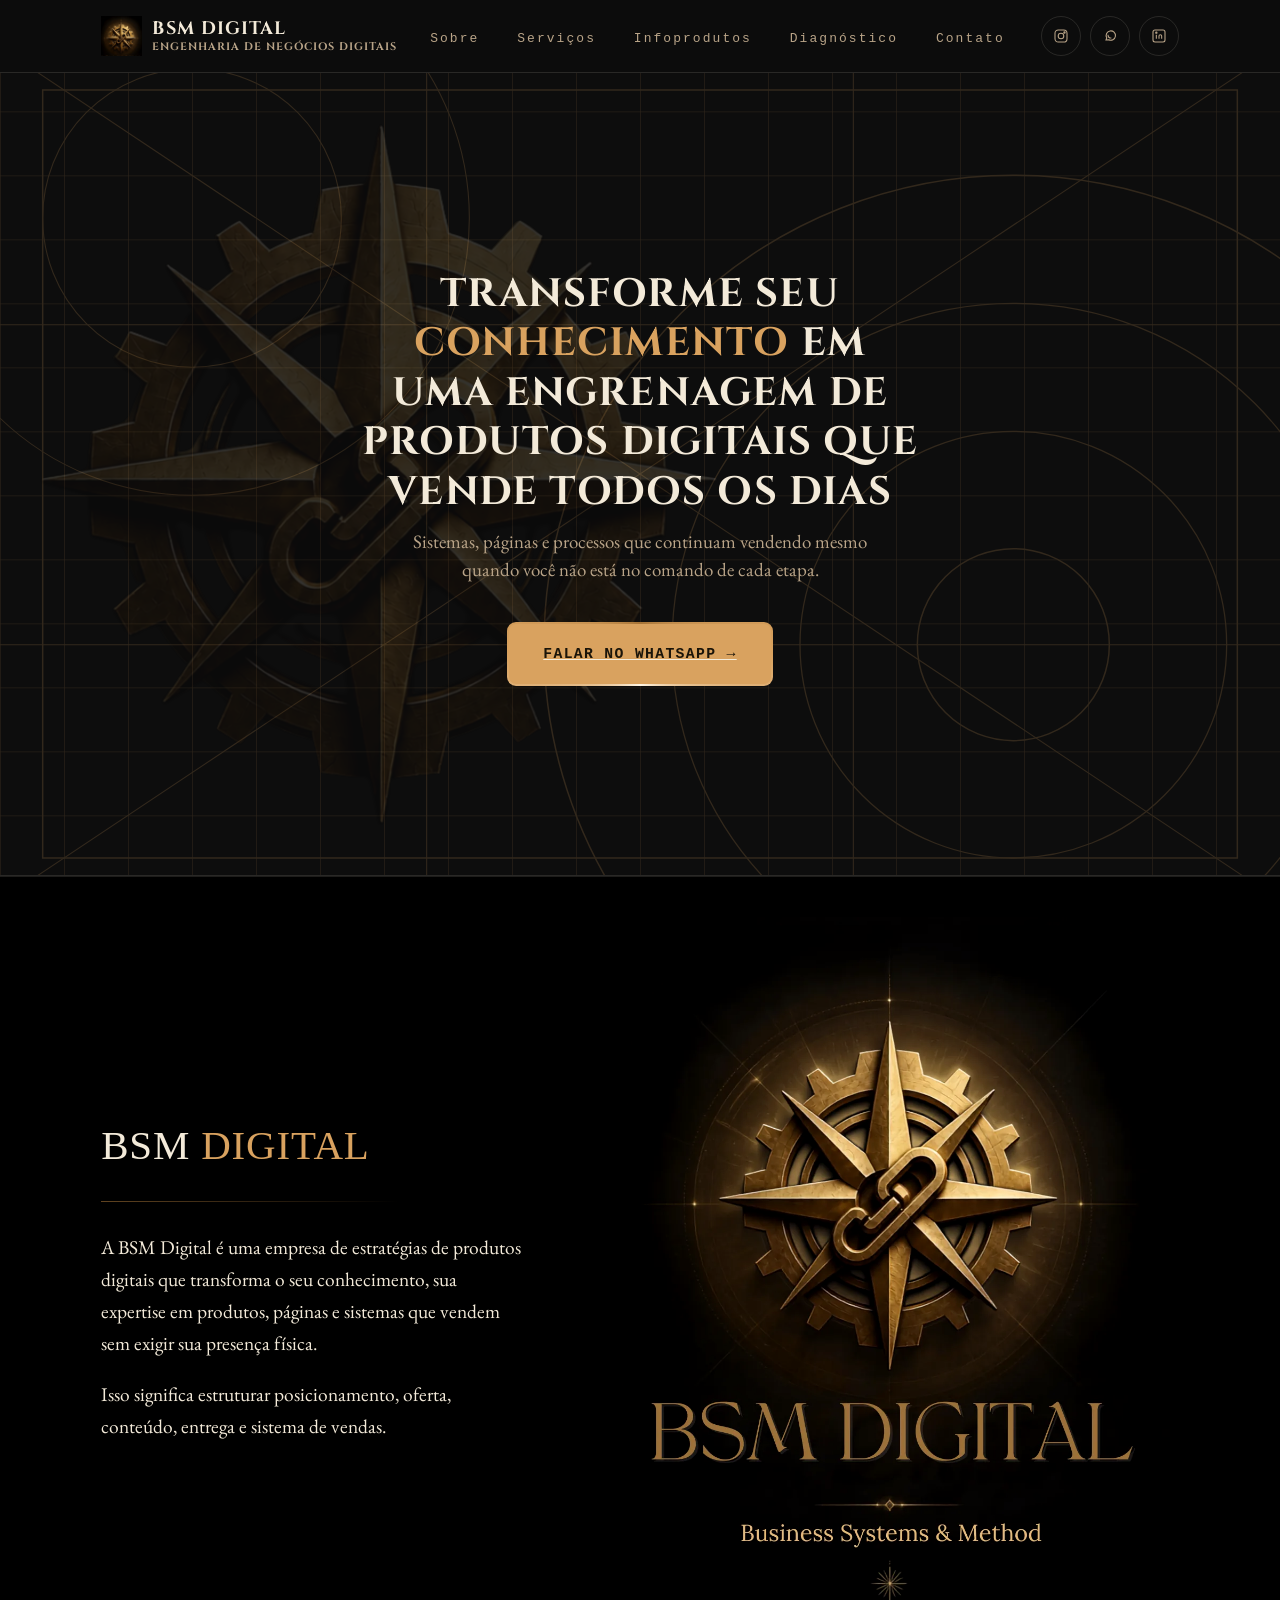
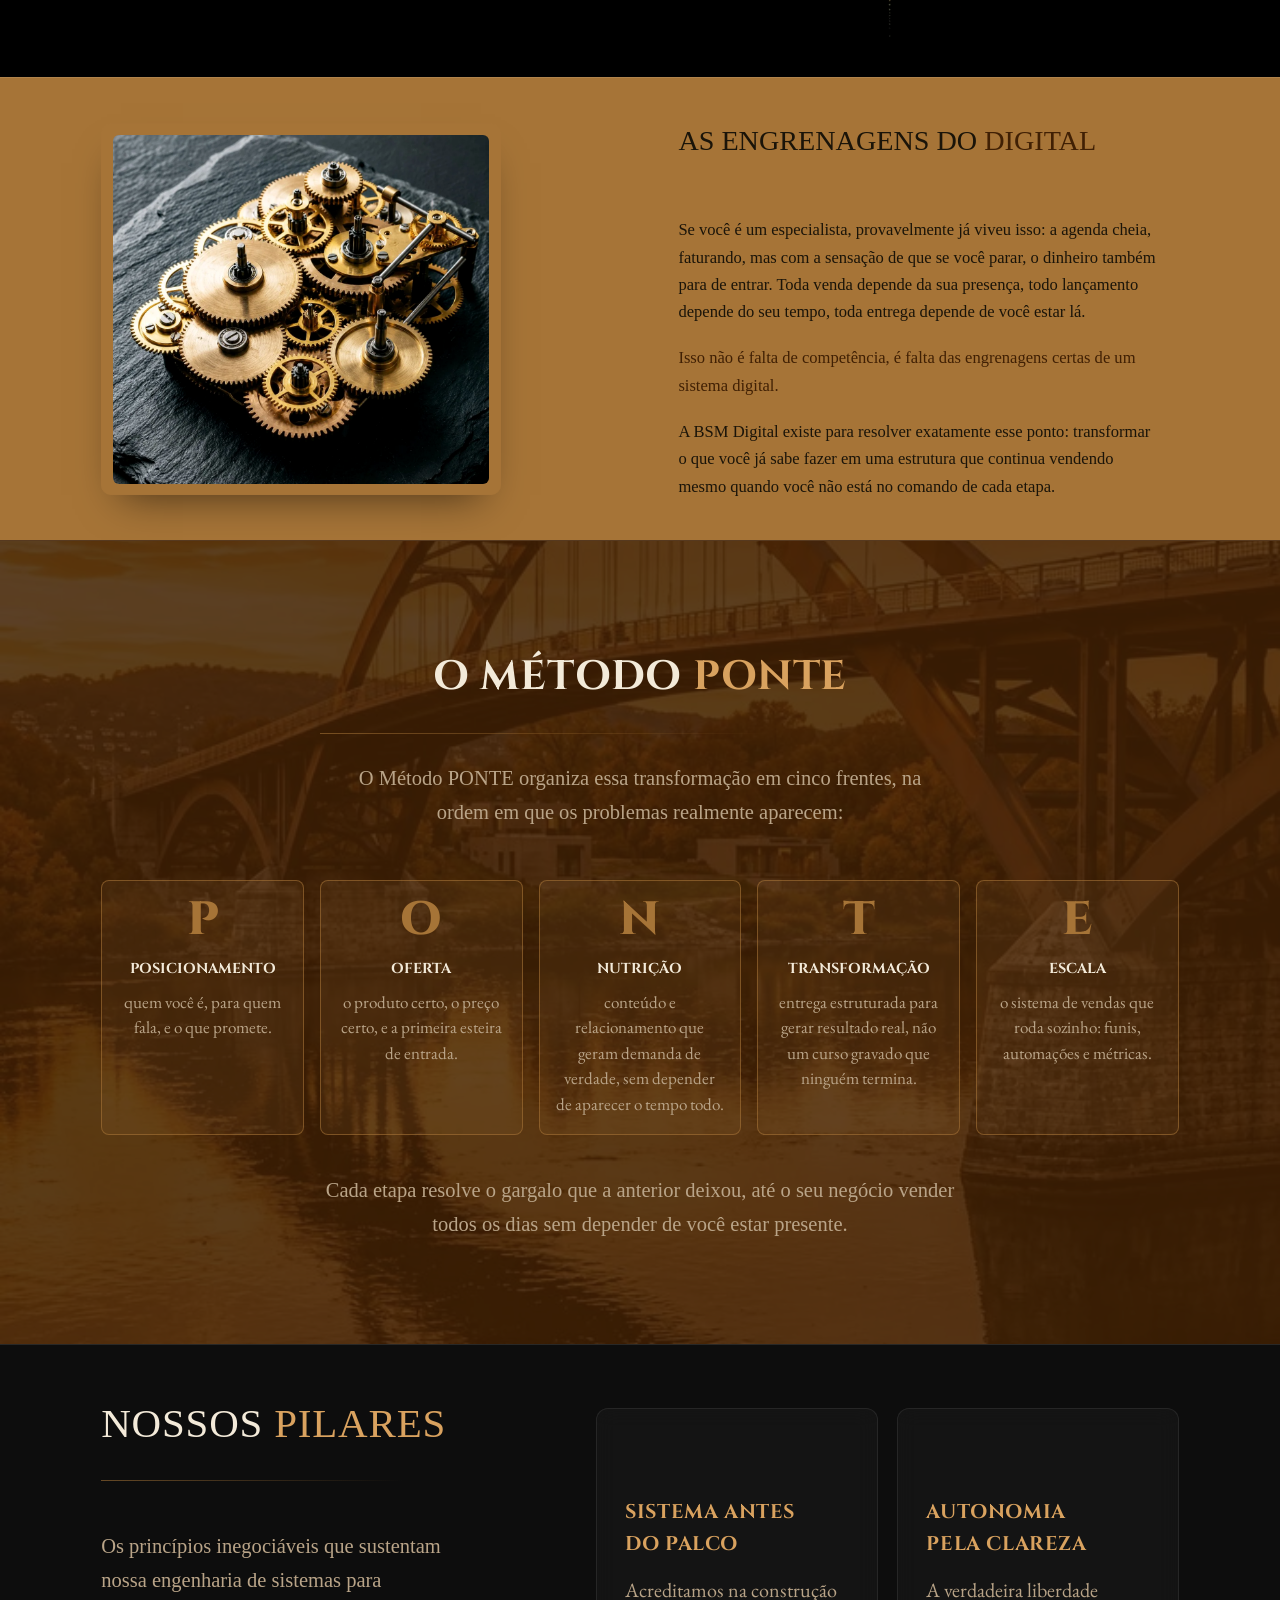
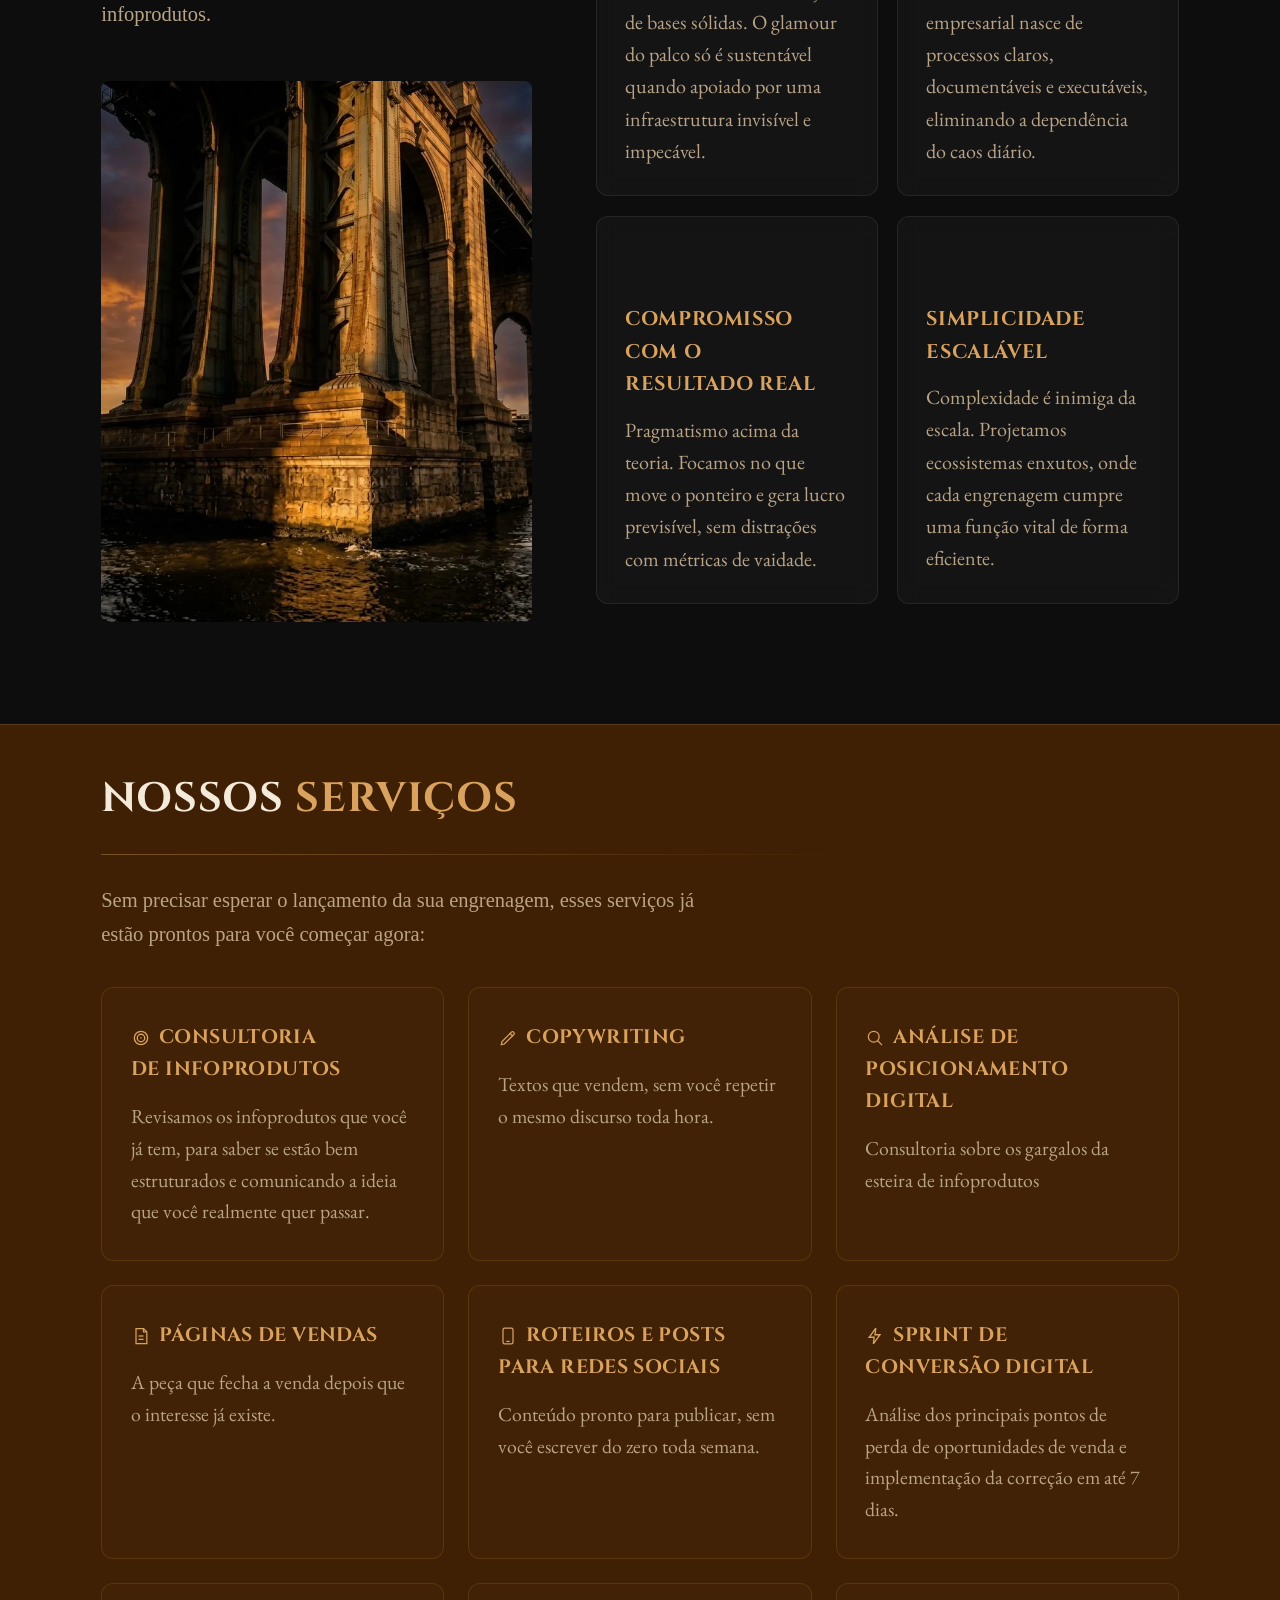
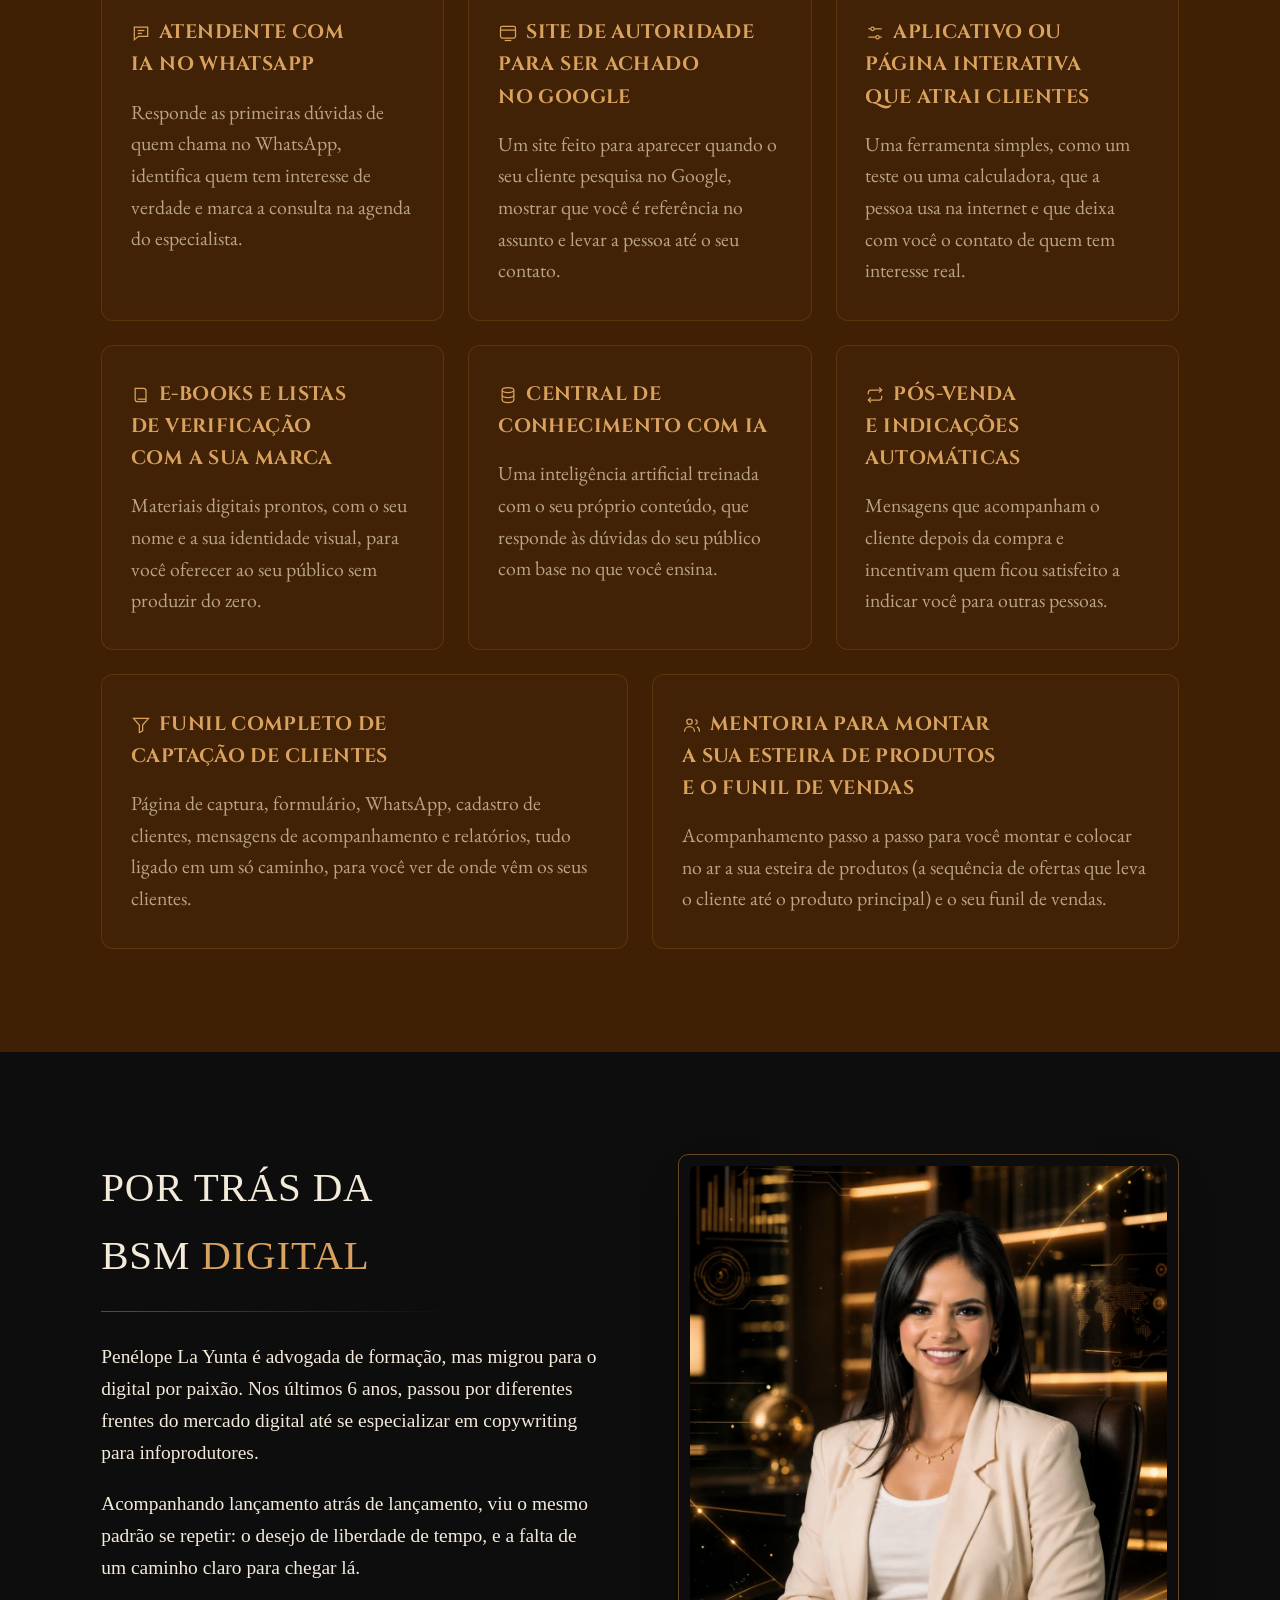
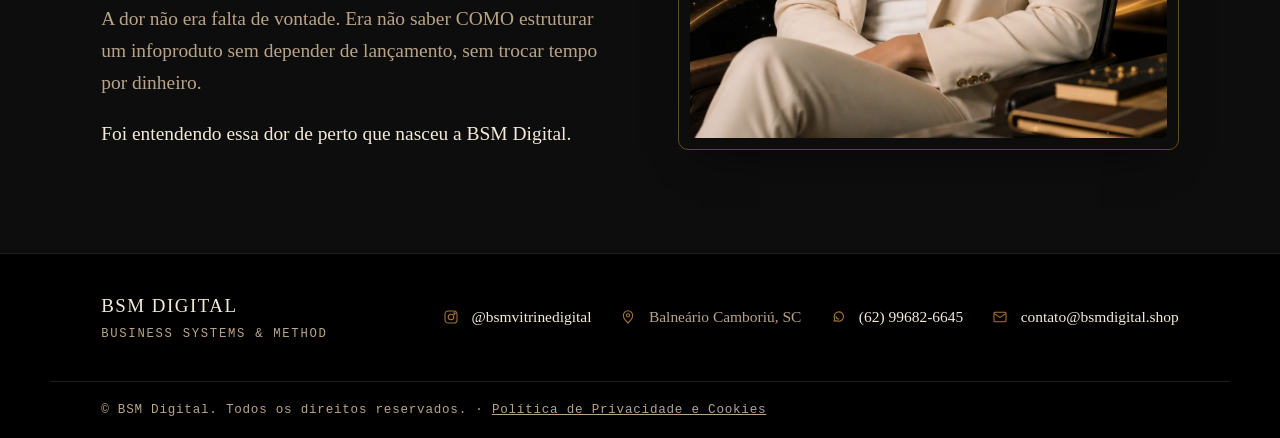
<file: index.html>
<!DOCTYPE html>
<html lang="pt-BR">
<head>
<meta charset="UTF-8" />
<title>BSM Digital: Consultoria e Sistemas de Vendas para Infoprodutores</title>
<meta name="viewport" content="width=device-width, initial-scale=1" />
<meta name="theme-color" content="#0d0d0d" />
<meta name="description" content="Consultoria, mentoria e sistemas de vendas para infoprodutores, com atendente de IA no WhatsApp, funil completo, site de autoridade e e-books com a sua marca." />
<link rel="canonical" href="https://www.bsmdigital.shop/" />

<link rel="icon" href="/favicon.ico" sizes="any" />
<link rel="icon" href="/favicon-32.png" type="image/png" sizes="32x32" />
<link rel="apple-touch-icon" href="/apple-touch-icon.png" />

<meta property="og:type" content="website" />
<meta property="og:url" content="https://www.bsmdigital.shop/" />
<meta property="og:site_name" content="BSM Digital" />
<meta property="og:title" content="BSM Digital" />
<meta property="og:description" content="Transforme seu conhecimento em uma engrenagem de produtos digitais que vende todos os dias." />
<meta property="og:image" content="https://www.bsmdigital.shop/og-image.jpg" />
<meta property="og:image:width" content="1200" />
<meta property="og:image:height" content="630" />
<meta property="og:locale" content="pt_BR" />

<meta name="twitter:card" content="summary_large_image" />
<meta name="twitter:title" content="BSM Digital" />
<meta name="twitter:description" content="Transforme seu conhecimento em uma engrenagem de produtos digitais que vende todos os dias." />
<meta name="twitter:image" content="https://www.bsmdigital.shop/og-image.jpg" />

<script type="application/ld+json">
{
  "@context": "https://schema.org",
  "@graph": [
    {
      "@type": "Organization",
      "@id": "https://www.bsmdigital.shop/#organization",
      "name": "BSM Digital",
      "alternateName": "Business Systems & Method",
      "url": "https://www.bsmdigital.shop/",
      "description": "Engenharia de negócios digitais: consultoria, copywriting, páginas de vendas e sistemas de venda perpétuos para infoprodutores.",
      "logo": "https://www.bsmdigital.shop/images/logo.webp",
      "email": "contato@bsmdigital.shop",
      "sameAs": ["https://instagram.com/bsmvitrinedigital"],
      "founder": { "@id": "https://www.bsmdigital.shop/#founder" },
      "contactPoint": {
        "@type": "ContactPoint",
        "telephone": "+55 62 99682-6645",
        "contactType": "customer service",
        "url": "https://wa.me/5562996826645",
        "availableLanguage": "Portuguese"
      }
    },
    {
      "@type": "Person",
      "@id": "https://www.bsmdigital.shop/#founder",
      "name": "Penélope La Yunta",
      "jobTitle": "Fundadora",
      "worksFor": { "@id": "https://www.bsmdigital.shop/#organization" },
      "description": "Advogada de formação, especializada em copywriting para infoprodutores digitais. Fundadora da BSM Digital."
    },
    {
      "@type": "WebSite",
      "@id": "https://www.bsmdigital.shop/#website",
      "url": "https://www.bsmdigital.shop/",
      "name": "BSM Digital",
      "publisher": { "@id": "https://www.bsmdigital.shop/#organization" },
      "inLanguage": "pt-BR"
    },
    {
      "@type": "WebPage",
      "@id": "https://www.bsmdigital.shop/#webpage",
      "url": "https://www.bsmdigital.shop/",
      "name": "BSM Digital",
      "description": "Transforme seu conhecimento em uma engrenagem de produtos digitais que vende todos os dias.",
      "isPartOf": { "@id": "https://www.bsmdigital.shop/#website" },
      "about": { "@id": "https://www.bsmdigital.shop/#organization" },
      "primaryImageOfPage": "https://www.bsmdigital.shop/og-image.jpg",
      "inLanguage": "pt-BR"
    },
    {
      "@type": "Service",
      "name": "Consultoria de Infoprodutos",
      "provider": { "@id": "https://www.bsmdigital.shop/#organization" },
      "description": "Revisão de infoprodutos existentes para avaliar estrutura e clareza da oferta.",
      "areaServed": "BR"
    },
    {
      "@type": "Service",
      "name": "Copywriting",
      "provider": { "@id": "https://www.bsmdigital.shop/#organization" },
      "description": "Textos comerciais estruturados para conversão.",
      "areaServed": "BR"
    },
    {
      "@type": "Service",
      "name": "Análise de Posicionamento Digital",
      "provider": { "@id": "https://www.bsmdigital.shop/#organization" },
      "description": "Consultoria sobre os gargalos da esteira de infoprodutos.",
      "areaServed": "BR"
    },
    {
      "@type": "Service",
      "name": "Páginas de Vendas",
      "provider": { "@id": "https://www.bsmdigital.shop/#organization" },
      "description": "Página final do funil de vendas construída para converter interesse já gerado.",
      "areaServed": "BR"
    },
    {
      "@type": "Service",
      "name": "Roteiros e Posts para Redes Sociais",
      "provider": { "@id": "https://www.bsmdigital.shop/#organization" },
      "description": "Conteúdo pronto para publicação em redes sociais.",
      "areaServed": "BR"
    },
    {
      "@type": "Service",
      "name": "Sprint de Conversão Digital",
      "provider": { "@id": "https://www.bsmdigital.shop/#organization" },
      "description": "Análise dos principais pontos de perda de oportunidades de venda e implementação da correção em até 7 dias.",
      "areaServed": "BR"
    },
    {
      "@type": "Service",
      "name": "Atendente com IA no WhatsApp",
      "provider": { "@id": "https://www.bsmdigital.shop/#organization" },
      "description": "Responde as primeiras dúvidas, identifica quem tem interesse de verdade e marca a consulta na agenda do especialista.",
      "areaServed": "BR"
    },
    {
      "@type": "Service",
      "name": "Funil completo de captação de clientes",
      "provider": { "@id": "https://www.bsmdigital.shop/#organization" },
      "description": "Página de captura, formulário, WhatsApp, cadastro de clientes, mensagens de acompanhamento e relatórios.",
      "areaServed": "BR"
    },
    {
      "@type": "Service",
      "name": "Site de autoridade para ser achado no Google",
      "provider": { "@id": "https://www.bsmdigital.shop/#organization" },
      "description": "Site feito para aparecer nas pesquisas do Google e levar quem pesquisa até o contato do especialista.",
      "areaServed": "BR"
    },
    {
      "@type": "Service",
      "name": "Aplicativo ou página interativa que atrai clientes",
      "provider": { "@id": "https://www.bsmdigital.shop/#organization" },
      "description": "Ferramenta simples, como um teste ou uma calculadora, que reúne o contato de quem tem interesse real.",
      "areaServed": "BR"
    },
    {
      "@type": "Service",
      "name": "E-books e listas de verificação com a sua marca",
      "provider": { "@id": "https://www.bsmdigital.shop/#organization" },
      "description": "Materiais digitais prontos, com a marca do criador ou consultor.",
      "areaServed": "BR"
    },
    {
      "@type": "Service",
      "name": "Central de conhecimento com IA",
      "provider": { "@id": "https://www.bsmdigital.shop/#organization" },
      "description": "Inteligência artificial treinada com o conteúdo do próprio especialista para responder às dúvidas do público.",
      "areaServed": "BR"
    },
    {
      "@type": "Service",
      "name": "Pós-venda e indicações automáticas",
      "provider": { "@id": "https://www.bsmdigital.shop/#organization" },
      "description": "Mensagens que acompanham o cliente depois da compra e incentivam indicações.",
      "areaServed": "BR"
    },
    {
      "@type": "Service",
      "name": "Mentoria para montar a esteira de produtos e o funil de vendas",
      "provider": { "@id": "https://www.bsmdigital.shop/#organization" },
      "description": "Acompanhamento passo a passo para implementar a esteira de produtos e o funil de vendas.",
      "areaServed": "BR"
    }
  ]
}
</script>

<style>
  @font-face{
    font-family:'Cinzel';
    src:url('fonts/cinzel-bold.woff2') format('woff2');
    font-weight:700 900;
    font-style:normal;
    font-display:swap;
  }
  @font-face{
    font-family:'Garamond';
    src:url('fonts/garamond-regular.woff2') format('woff2');
    font-weight:400 500;
    font-style:normal;
    font-display:swap;
  }
  @font-face{
    font-family:'Garamond';
    src:url('fonts/garamond-italic.woff2') format('woff2');
    font-weight:400 500;
    font-style:italic;
    font-display:swap;
  }
  :root{
    --void:#060b16;
    --gold:#d9a25f;
    --gold-deep:#a67437;
    --blue-glow:#1c3a5e;
    --font-title: 'Cinzel', 'Iowan Old Style', Georgia, serif;
    --font-garamond: 'Garamond', 'Iowan Old Style', Georgia, serif;
  }
  :root{
    --ink:           #0d0d0d;
    --ink-alt:       #402004;
    --umber:         #73461f;
    --brass:         #a67437;
    --brass-bright:  #d9a25f;

    --bg:            var(--ink);
    --bg-panel:      #1a1108;
    --paper:         #f3ead9;
    --paper-dim:     #b9a488;
    --line:          rgba(166,116,55,.30);
    --line-strong:   rgba(166,116,55,.58);
    --rule:          rgba(243,234,217,.12);

    --font-display: Georgia, "Iowan Old Style", "Palatino Linotype", "Times New Roman", serif;
    --font-body:    "Iowan Old Style", "Palatino Linotype", Palatino, Georgia, serif;
    --font-mono:    ui-monospace, "Cascadia Mono", "SF Mono", Consolas, "Courier New", monospace;

    color-scheme: dark;
  }

  *,*::before,*::after{ box-sizing:border-box; }
  html{ scroll-behavior:smooth; font-size:18px; }
  @media (prefers-reduced-motion: reduce){ html{ scroll-behavior:auto; } }

  body{
    margin:0;
    background:var(--bg);
    color:var(--paper);
    font-family:var(--font-body);
    line-height:1.65;
    -webkit-font-smoothing:antialiased;
  }

  a{ color:inherit; }
  img{ max-width:100%; display:block; }

  h1,h2,h3{
    font-family:var(--font-display);
    font-weight:400;
    text-wrap:balance;
    margin:0;
  }

  .eyebrow{
    font-family:var(--font-mono);
    font-size:.82rem;
    letter-spacing:.22em;
    text-transform:uppercase;
    color:var(--brass-bright);
  }

  .rule{
    width:100%;
    height:1px;
    background:linear-gradient(90deg, var(--line-strong), transparent 70%);
    margin:1.2rem 0 1.6rem;
  }

  .wrap{
    max-width:1180px;
    margin:0 auto;
    padding-inline: clamp(1.25rem, 4vw, 3rem);
  }

  @media (prefers-reduced-motion: no-preference){
    .reveal{ opacity:0; transform:translateY(22px); transition:opacity .7s ease, transform .7s ease; }
    .reveal.is-visible{ opacity:1; transform:translateY(0); }
  }

  .skipLink{
    position:absolute; left:1rem; top:-100px;
    background:var(--brass); color:#1a1409;
    padding:.7rem 1.2rem; z-index:50;
    font-family:var(--font-mono); font-size:.8rem; text-decoration:none;
    transition:top .2s ease;
  }
  .skipLink:focus{ top:1rem; }

  /* ---------- header ---------- */
  header{
    position:sticky; top:0; z-index:20;
    background:rgba(13,13,13,.9);
    backdrop-filter:blur(10px);
    border-bottom:1px solid var(--rule);
    padding-top:env(safe-area-inset-top);
  }
  header .bar{
    display:flex; align-items:center; justify-content:space-between;
    padding-block:.9rem;
    gap:1.5rem;
  }
  .brand{
    display:flex; align-items:center; gap:10px;
    text-decoration:none;
    flex:none;
  }
  .brand img{
    display:block;
    height:40px; width:auto;
  }
  .brand-text{
    display:flex; flex-direction:column; gap:2px;
    font-family:var(--font-title);
    text-transform:uppercase;
    line-height:1.15;
  }
  .brand-text strong{
    font-weight:700;
    font-size:1rem;
    letter-spacing:.06em;
    color:var(--paper);
    white-space:nowrap;
  }
  .brand-text span{
    font-weight:400;
    font-size:.6rem;
    letter-spacing:.09em;
    color:var(--paper-dim);
    white-space:nowrap;
  }
  @media (max-width:640px){ .brand-text span{ display:none; } }
  nav ul{
    list-style:none; display:flex; gap:2.1rem; margin:0; padding:0;
  }
  nav a{
    text-decoration:none;
    font-family:var(--font-mono);
    font-size:.72rem;
    letter-spacing:.16em;
    color:var(--paper-dim);
    padding:.6rem 0 4px;
    border-bottom:1px solid transparent;
    transition:color .2s ease, border-color .2s ease;
    touch-action:manipulation; -webkit-tap-highlight-color:rgba(217,162,95,.25);
  }
  nav a:hover, nav a:focus-visible{ color:var(--brass-bright); border-color:var(--brass-bright); }
  nav .soon{
    cursor:default; display:inline-flex; align-items:center; gap:.4rem;
    font-family:var(--font-mono); font-size:.72rem; letter-spacing:.16em;
    color:var(--paper-dim); padding:.6rem 0 4px;
  }
  .soonTag{
    font-size:.58rem; letter-spacing:.08em;
    color:var(--brass); border:1px solid var(--line-strong);
    border-radius:3px; padding:.1rem .35rem;
    white-space:nowrap;
  }

  .social{ display:flex; gap:.5rem; align-items:center; }
  .social a{
    width:40px; height:40px; display:flex; align-items:center; justify-content:center;
    border:1px solid var(--rule); border-radius:50%;
    color:var(--paper-dim); transition:color .2s ease, border-color .2s ease;
    touch-action:manipulation; -webkit-tap-highlight-color:rgba(217,162,95,.25);
  }
  .social a:hover, .social a:focus-visible{ color:var(--brass-bright); border-color:var(--brass); }
  .social svg{ width:16px; height:16px; }

  .navGroup{ display:flex; align-items:center; gap:2rem; }
  .menuToggle{
    display:none;
    background:none; border:1px solid var(--rule); border-radius:6px;
    width:44px; height:44px; color:var(--paper);
    font-family:var(--font-mono); cursor:pointer;
    touch-action:manipulation;
  }
  @media (max-width: 860px){
    nav{ display:none; }
    header.open nav{
      display:block; position:absolute; top:100%; left:0; right:0;
      background:var(--bg-panel); border-bottom:1px solid var(--rule);
      padding:1rem 0;
    }
    header.open nav ul{ flex-direction:column; gap:0; }
    header.open nav a, header.open nav .soon{ display:flex; padding:.85rem clamp(1.25rem,4vw,3rem); border-bottom:1px solid var(--rule); }
    .menuToggle{ display:block; }
  }

  /* ---------- hero ---------- */
  .hero{
    position:relative;
    height:calc(100svh - 97px);
    overflow:hidden;
    display:flex;
    align-items:center;
    justify-content:center;
    text-align:center;
    padding-block: clamp(1rem, 3vh, 2rem);
    border-bottom:1px solid var(--rule);
    background:var(--void);
  }
  .hero-bg{
    position:absolute; inset:0; z-index:0;
    background-image:url("[data-uri]");
    background-size:cover;
    background-position:center;
    background-repeat:no-repeat;
    opacity:.18;
  }
  .hero-mark{
    position:absolute;
    left:3%;
    top:50%;
    transform:translateY(-50%);
    height:88%;
    width:auto;
    max-width:none;
    opacity:.16;
    z-index:0;
    pointer-events:none;
  }
  .hero-inner{
    position:relative; z-index:1;
    max-width:780px;
    display:flex;
    flex-direction:column;
    align-items:center;
  }
  .hero h1{
    font-family:var(--font-title);
    font-weight:700;
    text-transform:uppercase;
    letter-spacing:.03em;
    font-size:clamp(1.6rem, 3.5vw, 2.2rem);
    line-height:1.25;
    color:var(--paper);
    margin-top:.4rem;
  }
  .hero h1 em{ font-style:normal; color:var(--gold); }
  .hero .sub{
    margin-top:.6rem;
    max-width:52ch;
    color:var(--paper-dim);
    font-family:var(--font-garamond);
    font-size:1.05rem;
    line-height:1.5;
  }

  .btn-glow{
    position:relative;
    margin-top:1rem;
    padding:2px;
    border-radius:9px;
    display:inline-block;
    background:conic-gradient(from var(--angle,0deg), var(--gold-deep), var(--gold), #fff6e6, var(--gold), var(--gold-deep));
    animation:rotateBorder 4s linear infinite;
  }
  @property --angle{ syntax:'<angle>'; inherits:false; initial-value:0deg; }
  @keyframes rotateBorder{ to{ --angle:360deg; } }
  @media (prefers-reduced-motion: reduce){ .btn-glow{ animation:none; } }
  .btn-glow span{
    display:flex; align-items:center; gap:.6rem;
    background:#d9a25f;
    color:#1a1409;
    font-family:var(--font-mono); font-weight:600;
    font-size:.82rem; letter-spacing:.09em; text-transform:uppercase;
    padding:1rem 1.9rem;
    border-radius:7px;
    text-decoration:none;
    transition:background .25s ease, color .25s ease, transform .2s ease;
    touch-action:manipulation; -webkit-tap-highlight-color:transparent;
  }
  .btn-glow:hover span, .btn-glow:focus-visible span{ background:#402004; color:#d9a25f; transform:translateY(-1px); }

  /* ---------- sections ---------- */
  section{ padding-block: clamp(3.5rem, 8vw, 6rem); position:relative; scroll-margin-top:73px; }
  section + section{ border-top:1px solid var(--rule); }
  .fold-a{ background:var(--ink); }
  .fold-b{ background:var(--ink-alt); }

  .split{
    display:grid;
    grid-template-columns: 1fr 1fr;
    gap: clamp(2rem, 6vw, 4.5rem);
    align-items:stretch;
  }
  .split.reverse .split-figure{ order:2; }
  @media (max-width: 860px){
    .split{ grid-template-columns:1fr; }
    .split.reverse .split-figure{ order:0; }
  }

  h2.section-title{
    font-size:clamp(1.7rem, 3.2vw, 2.3rem);
    text-transform:uppercase;
    letter-spacing:.02em;
    color:var(--paper);
  }
  h2.section-title em{ color:var(--brass-bright); font-style:normal; }

  .lede{
    color:var(--paper-dim);
    max-width:60ch;
    font-size:1.14rem;
  }

  .body-copy p{ max-width:58ch; margin:0 0 1.05rem; color:var(--paper); font-size:1.08rem; }
  .body-copy p:last-child{ margin-bottom:0; }
  .body-copy p.dim{ color:var(--paper-dim); }

  .split-figure{
    position:relative;
    min-height:460px;
    border:1px solid var(--line-strong);
    border-radius:10px;
    padding:.6rem;
    box-shadow:0 20px 40px -20px rgba(0,0,0,.6);
  }
  .split-figure .frame{
    position:relative;
    width:100%; height:100%; min-height:420px;
    border-radius:6px;
    overflow:hidden;
  }
  .split-figure img{
    position:absolute; inset:0; width:100%; height:100%;
    object-fit:cover;
    filter:saturate(.94) contrast(1.02);
  }

  /* about emblem: full logo, letterboxed, never cropped */
  .emblem-figure .frame{
    display:flex; align-items:center; justify-content:center;
    background:var(--bg-panel);
  }
  .emblem-figure img{
    position:static; width:auto; height:auto;
    max-width:92%; max-height:94%;
    object-fit:contain;
  }

  /* sobre: premium, unframed integration */
  #sobre{ padding-block:40px; background:#000; }

  #engrenagens{ padding-block:40px; background:#a67437; }
  #engrenagens .split-figure{ min-height:0; }
  #engrenagens .split-figure .frame{ min-height:0; }
  #engrenagens .split-figure{ max-width:400px; aspect-ratio:1100/1024; align-self:center; }
  #engrenagens h2.section-title{ color:#1a1409; font-size:clamp(1.3rem, 2.2vw, 1.6rem); letter-spacing:0; }
  #engrenagens h2.section-title em{ color:var(--ink-alt); }
  #engrenagens .body-copy p{ color:#1a1409; font-size:.92rem; }
  #engrenagens .body-copy p.dim{ color:var(--ink-alt); }
  #sobre .split{
    display:flex;
    align-items:center;
    justify-content:space-between;
    flex-wrap:wrap;
    gap: clamp(2rem, 6vw, 4.5rem);
  }
  #sobre .split > div:first-child{ flex:1 1 380px; min-width:280px; }
  #sobre .body-copy p{ font-family:var(--font-garamond); }
  #sobre .emblem-figure{
    position:static;
    min-height:0;
    border:none;
    box-shadow:none;
    padding:0;
    background:transparent;
    flex:0 0 auto;
  }
  #sobre .emblem-figure .frame{
    position:static;
    width:auto; height:auto; min-height:0;
    background:transparent;
    display:block;
    overflow:visible;
  }
  #sobre .emblem-figure img{
    position:static;
    width:auto; height:auto;
    max-width:100%;
    max-height:80vh;
    object-fit:contain;
    mix-blend-mode:screen;
  }
  @media (max-width:860px){ #sobre .split{ justify-content:center; } }

  /* pilares */
  .pilares-split{
    display:flex;
    align-items:stretch;
    gap: clamp(2rem, 5vw, 4rem);
  }
  #pilares{ padding-top:2.5rem; }
  .pilares-left{
    flex:0 0 40%;
    max-width:40%;
    display:flex; flex-direction:column; justify-content:flex-start;
  }
  .pilares-left .rule{ margin-inline:0; }
  .pilares-left .lede{ margin-inline:0; max-width:34ch; }
  .pilares-figure{
    position:relative;
    flex:1;
    min-height:220px;
    margin-top:1.6rem;
    border-radius:8px;
    overflow:hidden;
  }
  .pilares-figure img{
    position:absolute; inset:0;
    width:100%; height:100%;
    object-fit:cover;
  }

  .pilares-right{
    position:relative;
    flex:1 1 60%;
    padding-block:1rem;
  }

  .pillars-grid{
    position:relative; z-index:1;
    display:grid; grid-template-columns:repeat(2,1fr); grid-template-rows:repeat(2,1fr);
    gap:1.1rem;
  }
  .pillar{
    background:rgba(255,255,255,.03);
    backdrop-filter:blur(10px);
    -webkit-backdrop-filter:blur(10px);
    border:1px solid rgba(255,255,255,.08);
    border-radius:12px;
    padding:28px;
    min-height:200px;
    display:flex; flex-direction:column; justify-content:center;
    transition:all .3s ease;
  }
  .pillar:hover{
    border-color:rgba(217,162,95,.55);
    box-shadow:0 0 26px rgba(217,162,95,.18);
    transform:translateY(-5px);
  }
  .pillar-icon{ display:block; width:40px; height:40px; margin-bottom:1rem; }
  .pillar h3{
    font-family:var(--font-title); text-transform:uppercase;
    font-size:1.1rem; letter-spacing:.03em; margin:0 0 .7rem; color:var(--gold);
  }
  .pillar p{
    font-family:var(--font-garamond);
    color:var(--paper-dim); font-size:1.12rem; line-height:1.6; margin:0;
  }
  @media (max-width:960px){
    .pilares-split{ flex-direction:column; }
    .pilares-left{ flex:1 1 auto; max-width:100%; padding-block:0 1.5rem; }
  }
  @media (max-width:560px){ .pillars-grid{ grid-template-columns:1fr; grid-template-rows:none; } }

  /* metodo ponte list */
  #metodo{ position:relative; overflow:hidden; }
  .metodo-bg{
    position:absolute; inset:0; z-index:0;
    width:100%; height:100%;
    object-fit:cover;
    object-position:center 55%;
    opacity:.14;
    filter:saturate(.85);
  }
  .metodo-inner{ position:relative; z-index:1; }
  .metodo-head{
    max-width:640px; margin:0 auto;
    text-align:center;
  }
  #metodo h2.section-title{ font-family:var(--font-title); }
  .metodo-head .rule{ margin-inline:auto; }
  .metodo-head .lede{ margin-inline:auto; }

  .ponte-grid{
    display:grid !important;
    grid-template-columns:repeat(5, 1fr) !important;
    gap:16px;
    margin-top:2.8rem;
  }
  .ponte-card{
    width:100%;
    background:rgba(217,162,95,.07);
    border:1px solid var(--line-strong);
    border-radius:8px;
    padding:16px;
    text-align:center;
    transition:border-color .2s ease, background .2s ease, transform .2s ease;
  }
  .ponte-card:hover{
    border-color:var(--gold);
    background:rgba(217,162,95,.12);
    transform:translateY(-4px);
  }
  .ponte-letter{
    display:block;
    font-family:var(--font-title);
    font-weight:800;
    font-size:2.6rem;
    line-height:1;
    color:var(--gold-deep);
    margin-bottom:.7rem;
  }
  .ponte-card h3{
    font-family:var(--font-title);
    text-transform:uppercase;
    font-size:.8rem;
    letter-spacing:0;
    white-space:nowrap;
    color:var(--paper);
    margin:0 0 .5rem;
  }
  .ponte-card p{
    font-family:var(--font-garamond);
    font-size:.95rem;
    line-height:1.5;
    color:var(--paper-dim);
    margin:0;
  }
  .ponte-close{ max-width:640px; margin:2.2rem auto 0; text-align:center; }
  @media (max-width:760px){
    .ponte-grid{ grid-template-columns:repeat(2, 1fr) !important; }
  }

  /* servicos */
  #servicos{ padding-top:2.2rem; }
  #servicos h2.section-title{ font-family:var(--font-title); }
  .services-grid{
    display:grid; grid-template-columns:repeat(6,1fr); gap:24px;
    margin-top:2rem;
  }
  .services-grid .service{ grid-column:span 2; }
  /* quando sobram 2 cartões na última linha, eles dividem a linha ao meio */
  .services-grid .service:nth-last-child(2):nth-child(3n+1),
  .services-grid .service:last-child:nth-child(3n+2){ grid-column:span 3; }
  .service{
    background:rgba(255,255,255,.01) !important;
    border:1px solid rgba(212,175,55,.15) !important;
    border-radius:12px;
    backdrop-filter:blur(4px);
    -webkit-backdrop-filter:blur(4px);
    padding:1.8rem 1.6rem;
    display:flex; flex-direction:column; gap:.9rem;
    transition:all .3s ease;
  }
  .service:hover{
    border-color:rgba(217,162,95,.6) !important;
    box-shadow:0 0 26px rgba(217,162,95,.16);
    transform:translateY(-4px);
  }
  .service-emoji{
    display:inline-flex; vertical-align:-5px; margin-right:8px;
    color:var(--brass-bright);
  }
  .service-emoji svg{ width:20px; height:20px; display:block; }
  .service h3{
    font-family:var(--font-title); text-transform:uppercase; font-size:1.08rem;
    letter-spacing:.02em; color:var(--brass-bright); margin:0;
  }
  .service p{
    margin:0; font-family:var(--font-garamond);
    color:var(--paper-dim); font-size:1.1rem; line-height:1.6;
  }
  @media (max-width:860px){
    .services-grid{ grid-template-columns:repeat(2,1fr); }
    .services-grid .service,
    .services-grid .service:nth-last-child(2):nth-child(3n+1),
    .services-grid .service:last-child:nth-child(3n+2){ grid-column:auto; }
  }
  @media (max-width:560px){ .services-grid{ grid-template-columns:1fr; } }

  /* rodapé */
  .contact-list{ list-style:none; margin:0; padding:0; display:grid; gap:.85rem; }
  .contact-list li{ display:flex; gap:.7rem; align-items:center; }
  .contact-list svg{ width:16px; height:16px; color:var(--brass); flex:none; }
  .contact-list a{ text-decoration:none; color:var(--paper); }
  .contact-list a:hover{ color:var(--brass-bright); }
  .contact-list span{ color:var(--paper-dim); }

  footer{
    background:#000;
    border-top:1px solid var(--rule);
    scroll-margin-top:73px;
  }
  .footer-grid{
    display:flex; flex-wrap:wrap; align-items:center; justify-content:space-between;
    gap:1.6rem; padding-block:2rem;
  }
  .footer-brand{ display:flex; flex-direction:column; gap:.2rem; }
  .footer-brand strong{
    font-family:var(--font-display); text-transform:uppercase; letter-spacing:.08em;
    font-size:1.05rem; font-weight:400; color:var(--paper);
  }
  .footer-brand span{
    font-family:var(--font-mono); font-size:.68rem; letter-spacing:.14em;
    color:var(--paper-dim); text-transform:uppercase;
  }
  .footer-contact{ display:flex; flex-wrap:wrap; gap:1.6rem; }
  .footer-contact li{ font-size:.86rem; }
  .footer-bottom{ border-top:1px solid var(--rule); padding-block:1rem; }
  .footer-bottom p{ margin:0; font-family:var(--font-mono); font-size:.7rem; letter-spacing:.06em; color:var(--paper-dim); }
  @media (max-width:640px){ .footer-grid{ flex-direction:column; align-items:flex-start; } }
</style>
</head>
<body>

<a class="skipLink" href="#top">Pular para o conteúdo</a>
<header id="siteHeader">
  <div class="wrap bar">
    <a class="brand" href="#top" translate="no" aria-label="BSM Digital">
      <img src="images/logo.webp" alt="" width="700" height="679" decoding="async">
      <span class="brand-text">
        <strong>BSM Digital</strong>
        <span>Engenharia de Negócios Digitais</span>
      </span>
    </a>
    <div class="navGroup">
      <nav aria-label="Navegação principal">
        <ul>
          <li><a href="#sobre">Sobre</a></li>
          <li><a href="#servicos">Serviços</a></li>
          <li><a href="#metodo">Infoprodutos</a></li>
          <li><a href="https://form.jotform.com/262447009426053" target="_blank" rel="noopener">Diagnóstico</a></li>
          <li><a href="#contato">Contato</a></li>
        </ul>
      </nav>
      <div class="social">
        <a href="https://instagram.com/bsmvitrinedigital" aria-label="Instagram" target="_blank" rel="noopener">
          <svg aria-hidden="true" viewBox="0 0 24 24" fill="none" stroke="currentColor" stroke-width="1.6"><rect x="3" y="3" width="18" height="18" rx="5"/><circle cx="12" cy="12" r="4.2"/><circle cx="17.2" cy="6.8" r="1"/></svg>
        </a>
        <a href="https://wa.me/5562996826645" aria-label="WhatsApp" target="_blank" rel="noopener">
          <svg aria-hidden="true" viewBox="0 0 24 24" fill="none" stroke="currentColor" stroke-width="1.6"><path d="M6 18l1.1-3.2A7 7 0 1 1 10 17.6L6 18Z"/><path d="M9 10c0 3 2 5 5 5"/></svg>
        </a>
        <a href="#" aria-label="LinkedIn">
          <svg aria-hidden="true" viewBox="0 0 24 24" fill="none" stroke="currentColor" stroke-width="1.6"><rect x="3" y="3" width="18" height="18" rx="3"/><line x1="8" y1="10" x2="8" y2="16"/><circle cx="8" cy="7" r="1"/><path d="M12 16v-4a2 2 0 0 1 4 0v4"/></svg>
        </a>
      </div>
    </div>
    <button class="menuToggle" id="menuToggle" aria-label="Abrir menu" aria-expanded="false">≡</button>
  </div>
</header>

<main id="top">

  <section class="hero fold-a" id="hero">
    <div class="hero-bg" aria-hidden="true"></div>
    <img class="hero-mark" src="images/hero-mark.webp" alt="" aria-hidden="true" width="1448" height="1500" decoding="async">
    <div class="wrap hero-inner">
      <h1>Transforme seu <em>conhecimento</em> em uma engrenagem de produtos digitais que vende todos os dias</h1>
      <p class="sub">Sistemas, páginas e processos que continuam vendendo mesmo quando você não está no comando de cada etapa.</p>
      <a class="btn-glow" href="https://wa.me/5562996826645" target="_blank" rel="noopener"><span>Falar no WhatsApp →</span></a>
    </div>
  </section>

  <section id="sobre" class="fold-a">
    <div class="wrap split reveal">
      <div>
        <h2 class="section-title" translate="no">BSM <em>Digital</em></h2>
        <div class="rule"></div>
        <div class="body-copy">
          <p>A BSM Digital é uma empresa de estratégias de produtos digitais que transforma o seu conhecimento, sua expertise em produtos, páginas e sistemas que vendem sem exigir sua presença física.</p>
          <p>Isso significa estruturar posicionamento, oferta, conteúdo, entrega e sistema de vendas.</p>
        </div>
      </div>
      <div class="split-figure emblem-figure">
        <div class="frame">
          <img src="images/emblema-bussola.webp" alt="Emblema BSM Digital: bússola e engrenagem douradas, com a assinatura Business Systems &amp; Method" width="1080" height="1350" decoding="async">
        </div>
      </div>
    </div>
  </section>


  <section id="engrenagens" class="fold-b">
    <div class="wrap split reveal">
      <div class="split-figure">
        <div class="frame">
          <img src="images/engrenagens.webp" alt="Conjunto de engrenagens douradas de um mecanismo de relojoaria, entrelaçadas" width="1100" height="1024" loading="lazy" decoding="async">
        </div>
      </div>
      <div>
        <h2 class="section-title">As engrenagens do <em>digital</em></h2>
        <div class="rule"></div>
        <div class="body-copy">
          <p>Se você é um especialista, provavelmente já viveu isso: a agenda cheia, faturando, mas com a sensação de que se você parar, o dinheiro também para de entrar. Toda venda depende da sua presença, todo lançamento depende do seu tempo, toda entrega depende de você estar lá.</p>
          <p class="dim">Isso não é falta de competência, é falta das engrenagens certas de um sistema digital.</p>
          <p>A BSM Digital existe para resolver exatamente esse ponto: transformar o que você já sabe fazer em uma estrutura que continua vendendo mesmo quando você não está no comando de cada etapa.</p>
        </div>
      </div>
    </div>
  </section>

  <section id="metodo" class="fold-b">
    <img class="metodo-bg" src="images/metodo-bg.webp" alt="" aria-hidden="true" width="719" height="1000" loading="lazy" decoding="async">
    <div class="wrap metodo-inner reveal">
      <div class="metodo-head">
        <h2 class="section-title"><span translate="no">O método <em>Ponte</em></span></h2>
        <div class="rule"></div>
        <p class="lede"><span translate="no">O Método PONTE</span> organiza essa transformação em cinco frentes, na ordem em que os problemas realmente aparecem:</p>
      </div>
      <div class="ponte-grid">
        <div class="ponte-card">
          <span class="ponte-letter">P</span>
          <h3>Posicionamento</h3>
          <p>quem você é, para quem fala, e o que promete.</p>
        </div>
        <div class="ponte-card">
          <span class="ponte-letter">O</span>
          <h3>Oferta</h3>
          <p>o produto certo, o preço certo, e a primeira esteira de entrada.</p>
        </div>
        <div class="ponte-card">
          <span class="ponte-letter">N</span>
          <h3>Nutrição</h3>
          <p>conteúdo e relacionamento que geram demanda de verdade, sem depender de aparecer o tempo todo.</p>
        </div>
        <div class="ponte-card">
          <span class="ponte-letter">T</span>
          <h3>Transformação</h3>
          <p>entrega estruturada para gerar resultado real, não um curso gravado que ninguém termina.</p>
        </div>
        <div class="ponte-card">
          <span class="ponte-letter">E</span>
          <h3>Escala</h3>
          <p>o sistema de vendas que roda sozinho: funis, automações e métricas.</p>
        </div>
      </div>
      <p class="lede ponte-close">Cada etapa resolve o gargalo que a anterior deixou, até o seu negócio vender todos os dias sem depender de você estar presente.</p>
    </div>
  </section>

  <section id="pilares" class="fold-a">
    <div class="wrap pilares-split reveal">
      <div class="pilares-left">
        <h2 class="section-title">Nossos <em>pilares</em></h2>
        <div class="rule"></div>
        <p class="lede">Os princípios inegociáveis que sustentam nossa engenharia de sistemas para infoprodutos.</p>
        <div class="pilares-figure">
          <img src="images/pilares-ponte.webp" alt="Vista de baixo dos pilares de pedra de uma ponte antiga, iluminados ao entardecer" width="712" height="1000" loading="lazy" decoding="async">
        </div>
      </div>
      <div class="pilares-right">
        <div class="pillars-grid">
          <div class="pillar">
            <span class="pillar-icon" aria-hidden="true"></span>
            <h3>Sistema antes do palco</h3>
            <p>Acreditamos na construção de bases sólidas. O glamour do palco só é sustentável quando apoiado por uma infraestrutura invisível e impecável.</p>
          </div>
          <div class="pillar">
            <span class="pillar-icon" aria-hidden="true"></span>
            <h3>Autonomia pela clareza</h3>
            <p>A verdadeira liberdade empresarial nasce de processos claros, documentáveis e executáveis, eliminando a dependência do caos diário.</p>
          </div>
          <div class="pillar">
            <span class="pillar-icon" aria-hidden="true"></span>
            <h3>Compromisso com o resultado real</h3>
            <p>Pragmatismo acima da teoria. Focamos no que move o ponteiro e gera lucro previsível, sem distrações com métricas de vaidade.</p>
          </div>
          <div class="pillar">
            <span class="pillar-icon" aria-hidden="true"></span>
            <h3>Simplicidade escalável</h3>
            <p>Complexidade é inimiga da escala. Projetamos ecossistemas enxutos, onde cada engrenagem cumpre uma função vital de forma eficiente.</p>
          </div>
        </div>
      </div>
    </div>
  </section>

  <section id="servicos" class="fold-b">
    <div class="wrap reveal">
      <h2 class="section-title">Nossos <em>serviços</em></h2>
      <div class="rule"></div>
      <p class="lede">Sem precisar esperar o lançamento da sua engrenagem, esses serviços já estão prontos para você começar agora:</p>

      <div class="services-grid">
        <div class="service">
          <h3><span class="service-emoji" aria-hidden="true"><svg viewBox="0 0 24 24" fill="none" stroke="currentColor" stroke-width="1.6"><circle cx="12" cy="12" r="8"/><circle cx="12" cy="12" r="4.5"/><circle cx="12" cy="12" r="1" fill="currentColor" stroke="none"/></svg></span>Consultoria de Infoprodutos</h3>
          <p>Revisamos os infoprodutos que você já tem, para saber se estão bem estruturados e comunicando a ideia que você realmente quer passar.</p>
        </div>
        <div class="service">
          <h3><span class="service-emoji" aria-hidden="true"><svg viewBox="0 0 24 24" fill="none" stroke="currentColor" stroke-width="1.5"><path d="M4 20l3.6-.8L19 7.8a1.8 1.8 0 0 0 0-2.6l-.2-.2a1.8 1.8 0 0 0-2.6 0L4.8 16.4 4 20Z"/><line x1="14" y1="6" x2="18" y2="10"/></svg></span>Copywriting</h3>
          <p>Textos que vendem, sem você repetir o mesmo discurso toda hora.</p>
        </div>
        <div class="service">
          <h3><span class="service-emoji" aria-hidden="true"><svg viewBox="0 0 24 24" fill="none" stroke="currentColor" stroke-width="1.5"><circle cx="10.5" cy="10.5" r="6.5"/><line x1="15.3" y1="15.3" x2="20.5" y2="20.5"/></svg></span>Análise de Posicionamento Digital</h3>
          <p>Consultoria sobre os gargalos da esteira de infoprodutos</p>
        </div>
        <div class="service">
          <h3><span class="service-emoji" aria-hidden="true"><svg viewBox="0 0 24 24" fill="none" stroke="currentColor" stroke-width="1.5"><path d="M6 3h9l4 4v14H6z"/><path d="M15 3v4h4"/><line x1="9" y1="12" x2="15" y2="12"/><line x1="9" y1="16" x2="15" y2="16"/></svg></span>Páginas de Vendas</h3>
          <p>A peça que fecha a venda depois que o interesse já existe.</p>
        </div>
        <div class="service">
          <h3><span class="service-emoji" aria-hidden="true"><svg viewBox="0 0 24 24" fill="none" stroke="currentColor" stroke-width="1.5"><rect x="6" y="2.5" width="12" height="19" rx="2"/><line x1="10" y1="18.5" x2="14" y2="18.5"/></svg></span>Roteiros e Posts para Redes Sociais</h3>
          <p>Conteúdo pronto para publicar, sem você escrever do zero toda semana.</p>
        </div>
        <div class="service">
          <h3><span class="service-emoji" aria-hidden="true"><svg viewBox="0 0 24 24" fill="none" stroke="currentColor" stroke-width="1.6"><path d="M13 2.5L5 13.5h6l-1 8 8-11h-6l1-8Z"/></svg></span>Sprint de Conversão Digital</h3>
          <p>Análise dos principais pontos de perda de oportunidades de venda e implementação da correção em até 7 dias.</p>
        </div>
        <div class="service">
          <h3><span class="service-emoji" aria-hidden="true"><svg viewBox="0 0 24 24" fill="none" stroke="currentColor" stroke-width="1.5"><path d="M4 5h16v11H9l-5 4V5Z"/><line x1="8" y1="9" x2="16" y2="9"/><line x1="8" y1="12.5" x2="13" y2="12.5"/></svg></span>Atendente com IA no WhatsApp</h3>
          <p>Responde as primeiras dúvidas de quem chama no WhatsApp, identifica quem tem interesse de verdade e marca a consulta na agenda do especialista.</p>
        </div>
        <div class="service">
          <h3><span class="service-emoji" aria-hidden="true"><svg viewBox="0 0 24 24" fill="none" stroke="currentColor" stroke-width="1.5"><rect x="3" y="4" width="18" height="14" rx="2"/><line x1="3" y1="8.5" x2="21" y2="8.5"/><line x1="8" y1="21" x2="16" y2="21"/></svg></span>Site de autoridade para ser achado no Google</h3>
          <p>Um site feito para aparecer quando o seu cliente pesquisa no Google, mostrar que você é referência no assunto e levar a pessoa até o seu contato.</p>
        </div>
        <div class="service">
          <h3><span class="service-emoji" aria-hidden="true"><svg viewBox="0 0 24 24" fill="none" stroke="currentColor" stroke-width="1.5"><line x1="4" y1="7" x2="20" y2="7"/><circle cx="9" cy="7" r="2" fill="var(--bg-panel)"/><line x1="4" y1="17" x2="20" y2="17"/><circle cx="15" cy="17" r="2" fill="var(--bg-panel)"/></svg></span>Aplicativo ou página interativa que atrai clientes</h3>
          <p>Uma ferramenta simples, como um teste ou uma calculadora, que a pessoa usa na internet e que deixa com você o contato de quem tem interesse real.</p>
        </div>
        <div class="service">
          <h3><span class="service-emoji" aria-hidden="true"><svg viewBox="0 0 24 24" fill="none" stroke="currentColor" stroke-width="1.5"><path d="M5 4h10a3 3 0 0 1 3 3v13H8a3 3 0 0 1-3-3V4Z"/><line x1="8" y1="17" x2="18" y2="17"/></svg></span>E-books e listas de verificação com a sua marca</h3>
          <p>Materiais digitais prontos, com o seu nome e a sua identidade visual, para você oferecer ao seu público sem produzir do zero.</p>
        </div>
        <div class="service">
          <h3><span class="service-emoji" aria-hidden="true"><svg viewBox="0 0 24 24" fill="none" stroke="currentColor" stroke-width="1.5"><ellipse cx="12" cy="6" rx="7" ry="3"/><path d="M5 6v6c0 1.7 3.1 3 7 3s7-1.3 7-3V6"/><path d="M5 12v6c0 1.7 3.1 3 7 3s7-1.3 7-3v-6"/></svg></span>Central de conhecimento com IA</h3>
          <p>Uma inteligência artificial treinada com o seu próprio conteúdo, que responde às dúvidas do seu público com base no que você ensina.</p>
        </div>
        <div class="service">
          <h3><span class="service-emoji" aria-hidden="true"><svg viewBox="0 0 24 24" fill="none" stroke="currentColor" stroke-width="1.5"><path d="M17 3l3 3-3 3"/><path d="M4 11V9a3 3 0 0 1 3-3h13"/><path d="M7 21l-3-3 3-3"/><path d="M20 13v2a3 3 0 0 1-3 3H4"/></svg></span>Pós-venda e indicações automáticas</h3>
          <p>Mensagens que acompanham o cliente depois da compra e incentivam quem ficou satisfeito a indicar você para outras pessoas.</p>
        </div>
        <div class="service">
          <h3><span class="service-emoji" aria-hidden="true"><svg viewBox="0 0 24 24" fill="none" stroke="currentColor" stroke-width="1.5"><path d="M3 4h18l-7 8v7l-4 2v-9L3 4Z"/></svg></span>Funil completo de captação de clientes</h3>
          <p>Página de captura, formulário, WhatsApp, cadastro de clientes, mensagens de acompanhamento e relatórios, tudo ligado em um só caminho, para você ver de onde vêm os seus clientes.</p>
        </div>
        <div class="service">
          <h3><span class="service-emoji" aria-hidden="true"><svg viewBox="0 0 24 24" fill="none" stroke="currentColor" stroke-width="1.5"><circle cx="9" cy="8" r="3.2"/><path d="M3 20c0-3.5 2.7-6 6-6s6 2.5 6 6"/><path d="M16 5.5a3 3 0 0 1 0 5.8"/><path d="M18 14.2c1.8.8 3 2.6 3 5.8"/></svg></span>Mentoria para montar a sua esteira de produtos e o funil de vendas</h3>
          <p>Acompanhamento passo a passo para você montar e colocar no ar a sua esteira de produtos (a sequência de ofertas que leva o cliente até o produto principal) e o seu funil de vendas.</p>
        </div>
      </div>
    </div>
  </section>

  <section id="fundadora" class="fold-a">
    <div class="wrap split reveal">
      <div>
        <h2 class="section-title">Por trás da BSM <em>Digital</em></h2>
        <div class="rule"></div>
        <div class="body-copy">
          <p>Penélope La Yunta é advogada de formação, mas migrou para o digital por paixão. Nos últimos 6 anos, passou por diferentes frentes do mercado digital até se especializar em copywriting para infoprodutores.</p>
          <p>Acompanhando lançamento atrás de lançamento, viu o mesmo padrão se repetir: o desejo de liberdade de tempo, e a falta de um caminho claro para chegar lá.</p>
          <p class="dim">A dor não era falta de vontade. Era não saber COMO estruturar um infoproduto sem depender de lançamento, sem trocar tempo por dinheiro.</p>
          <p>Foi entendendo essa dor de perto que nasceu a BSM Digital.</p>
        </div>
      </div>
      <div class="split-figure">
        <div class="frame">
          <img src="images/fundadora.webp" alt="Penélope La Yunta, fundadora da BSM Digital" width="1086" height="1448" loading="lazy" decoding="async">
        </div>
      </div>
    </div>
  </section>

</main>

<footer id="contato">
  <div class="wrap footer-grid">
    <div class="footer-brand">
      <strong translate="no">BSM Digital</strong>
      <span>Business Systems &amp; Method</span>
    </div>
    <ul class="contact-list footer-contact">
      <li>
        <svg aria-hidden="true" viewBox="0 0 24 24" fill="none" stroke="currentColor" stroke-width="1.6"><rect x="3" y="3" width="18" height="18" rx="5"/><circle cx="12" cy="12" r="4.2"/><circle cx="17.2" cy="6.8" r="1"/></svg>
        <a href="https://instagram.com/bsmvitrinedigital" target="_blank" rel="noopener">@bsmvitrinedigital</a>
      </li>
      <li>
        <svg aria-hidden="true" viewBox="0 0 24 24" fill="none" stroke="currentColor" stroke-width="1.6"><path d="M12 21s7-6.1 7-11.5A7 7 0 0 0 5 9.5C5 14.9 12 21 12 21Z"/><circle cx="12" cy="9.5" r="2.4"/></svg>
        <span>Balneário Camboriú, SC</span>
      </li>
      <li>
        <svg aria-hidden="true" viewBox="0 0 24 24" fill="none" stroke="currentColor" stroke-width="1.6"><path d="M6 18l1.1-3.2A7 7 0 1 1 10 17.6L6 18Z"/><path d="M9 10c0 3 2 5 5 5"/></svg>
        <a href="https://wa.me/5562996826645" target="_blank" rel="noopener">(62) 99682-6645</a>
      </li>
      <li>
        <svg aria-hidden="true" viewBox="0 0 24 24" fill="none" stroke="currentColor" stroke-width="1.6"><rect x="3" y="5" width="18" height="14" rx="1.5"/><path d="M3 6.5l9 6 9-6"/></svg>
        <a href="mailto:contato@bsmdigital.shop">contato@bsmdigital.shop</a>
      </li>
    </ul>
  </div>
  <div class="wrap footer-bottom">
    <p>© BSM Digital. Todos os direitos reservados. · <a href="politica-de-privacidade.html" style="color:inherit;">Política de Privacidade e Cookies</a></p>
  </div>
</footer>

<script>
  var toggle = document.getElementById('menuToggle');
  var header = document.getElementById('siteHeader');
  if (toggle) {
    toggle.addEventListener('click', function () {
      var open = header.classList.toggle('open');
      toggle.setAttribute('aria-expanded', open ? 'true' : 'false');
    });
    header.querySelectorAll('nav a').forEach(function (a) {
      a.addEventListener('click', function () {
        header.classList.remove('open');
        toggle.setAttribute('aria-expanded', 'false');
      });
    });
  }

  if ('IntersectionObserver' in window) {
    var io = new IntersectionObserver(function (entries) {
      entries.forEach(function (e) {
        if (e.isIntersecting) {
          e.target.classList.add('is-visible');
          io.unobserve(e.target);
        }
      });
    }, { threshold: 0.15 });
    document.querySelectorAll('.reveal').forEach(function (el) { io.observe(el); });
  } else {
    document.querySelectorAll('.reveal').forEach(function (el) { el.classList.add('is-visible'); });
  }
</script>
</body>
</html>
</file>
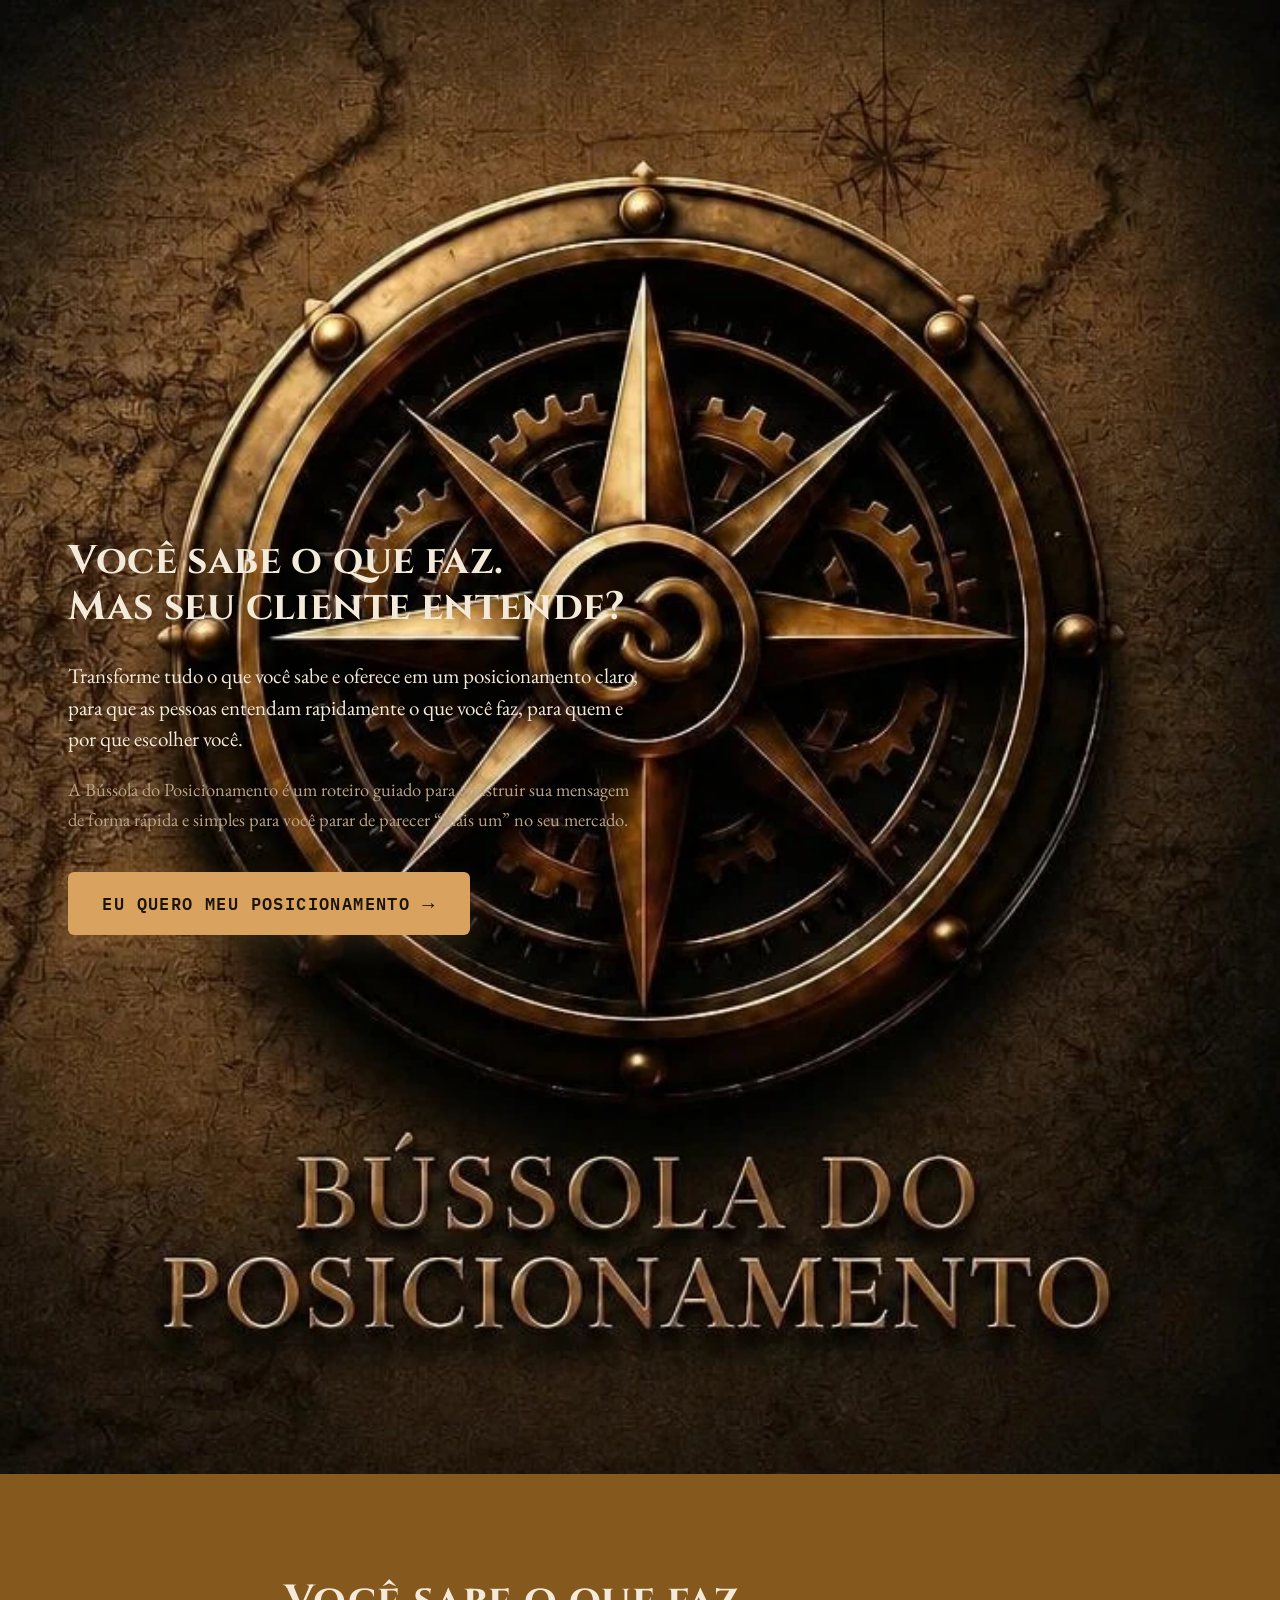
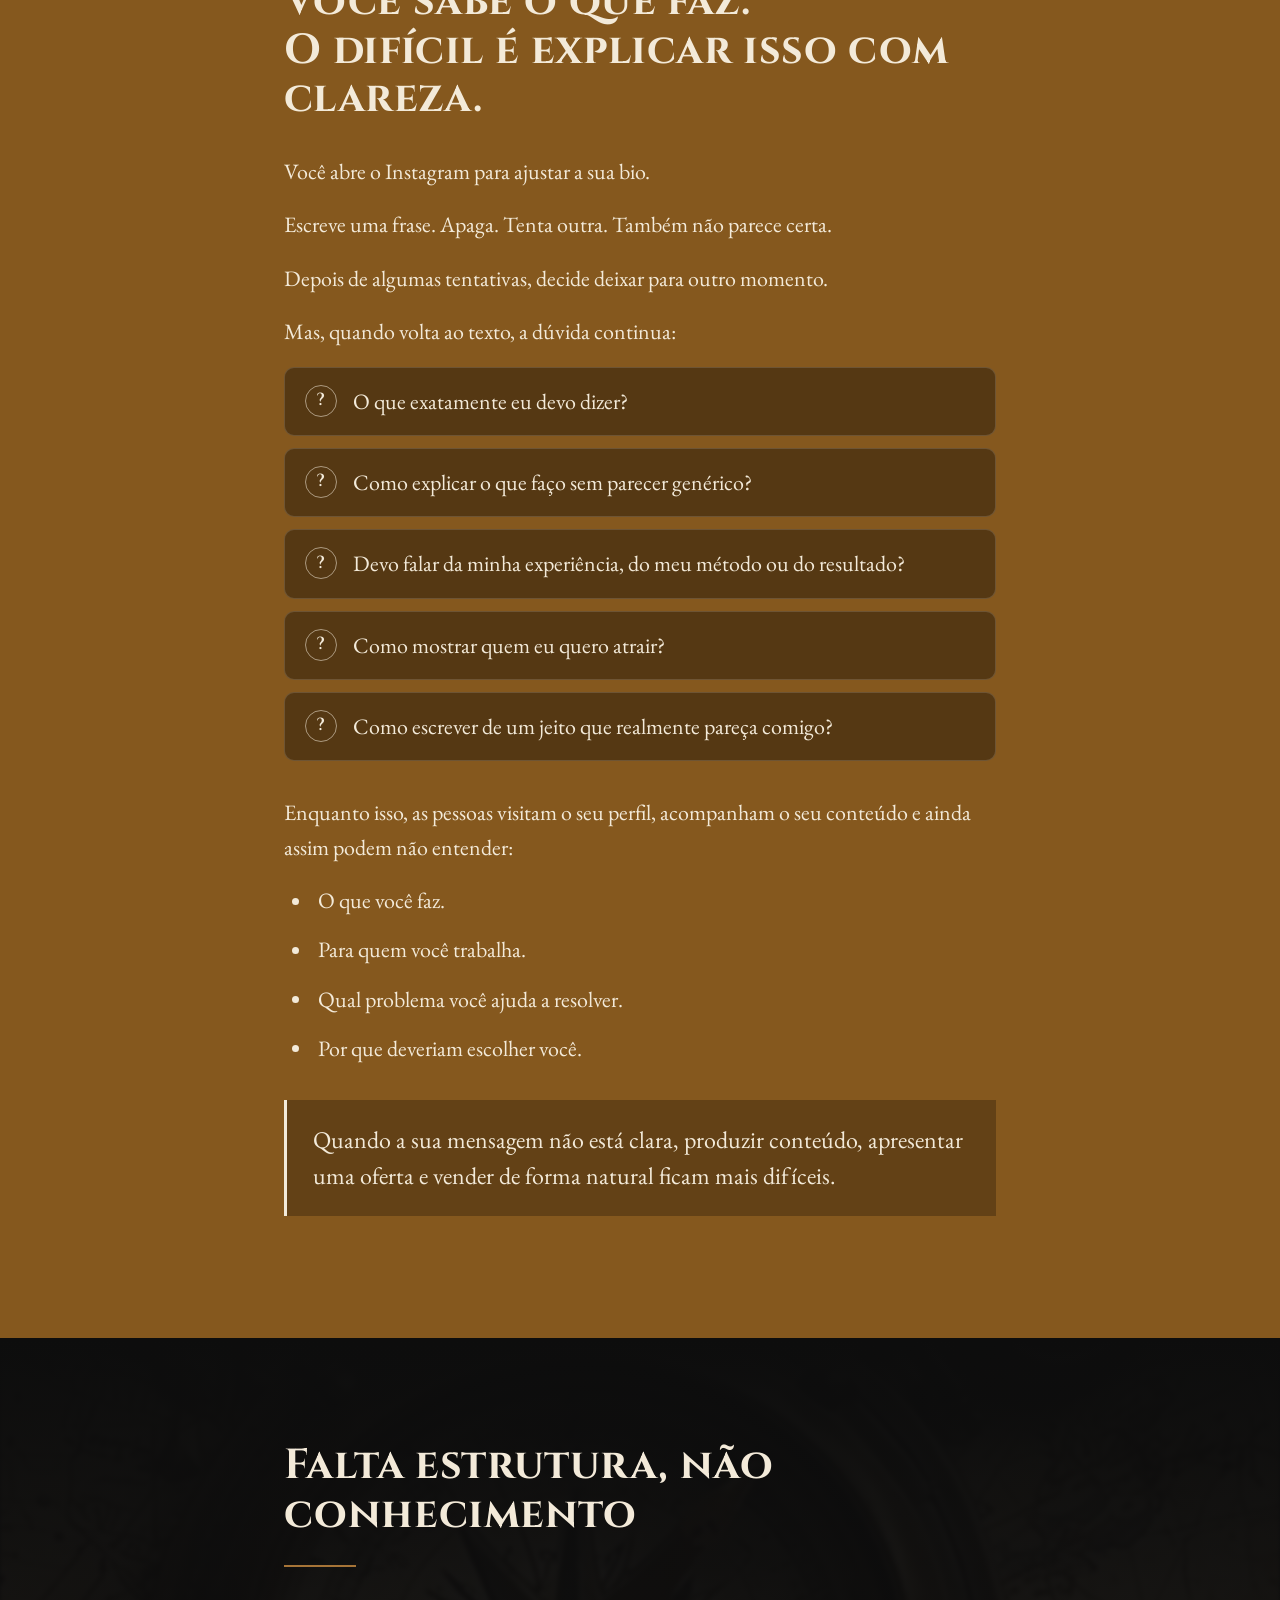
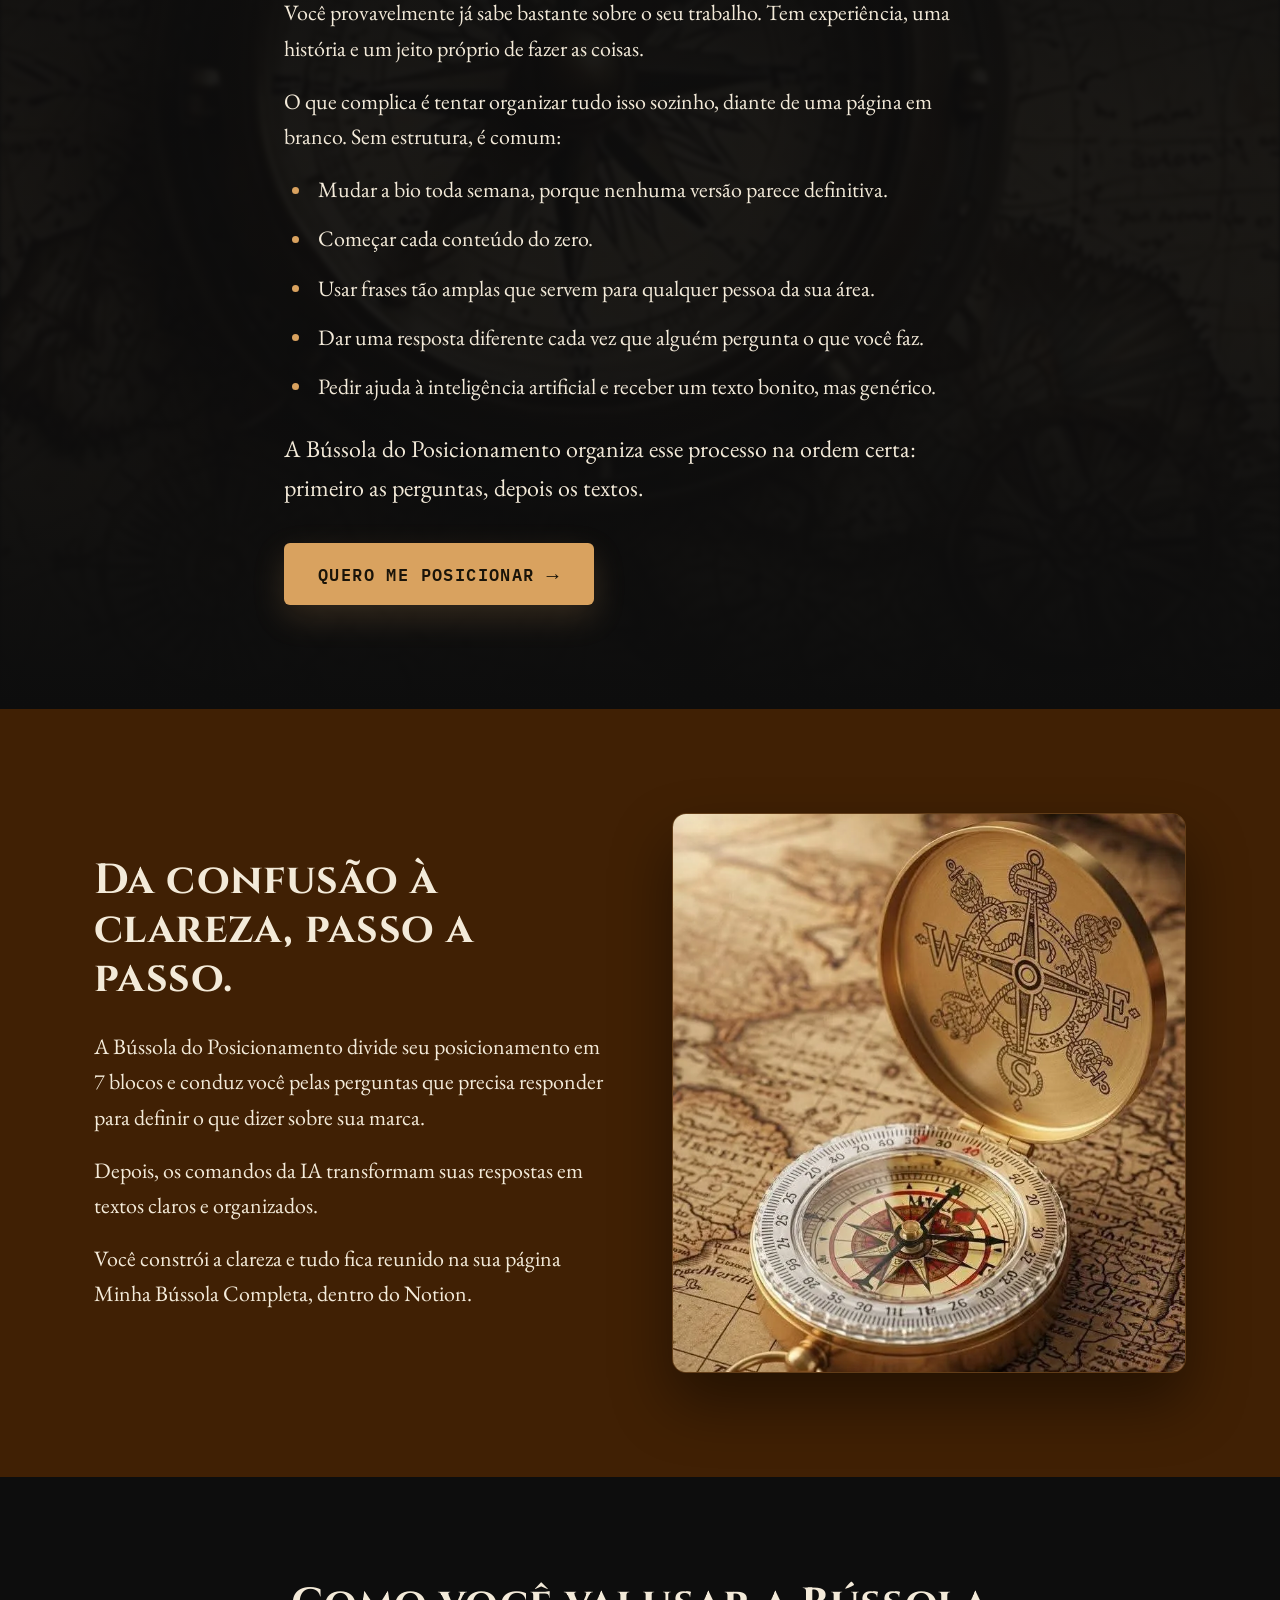
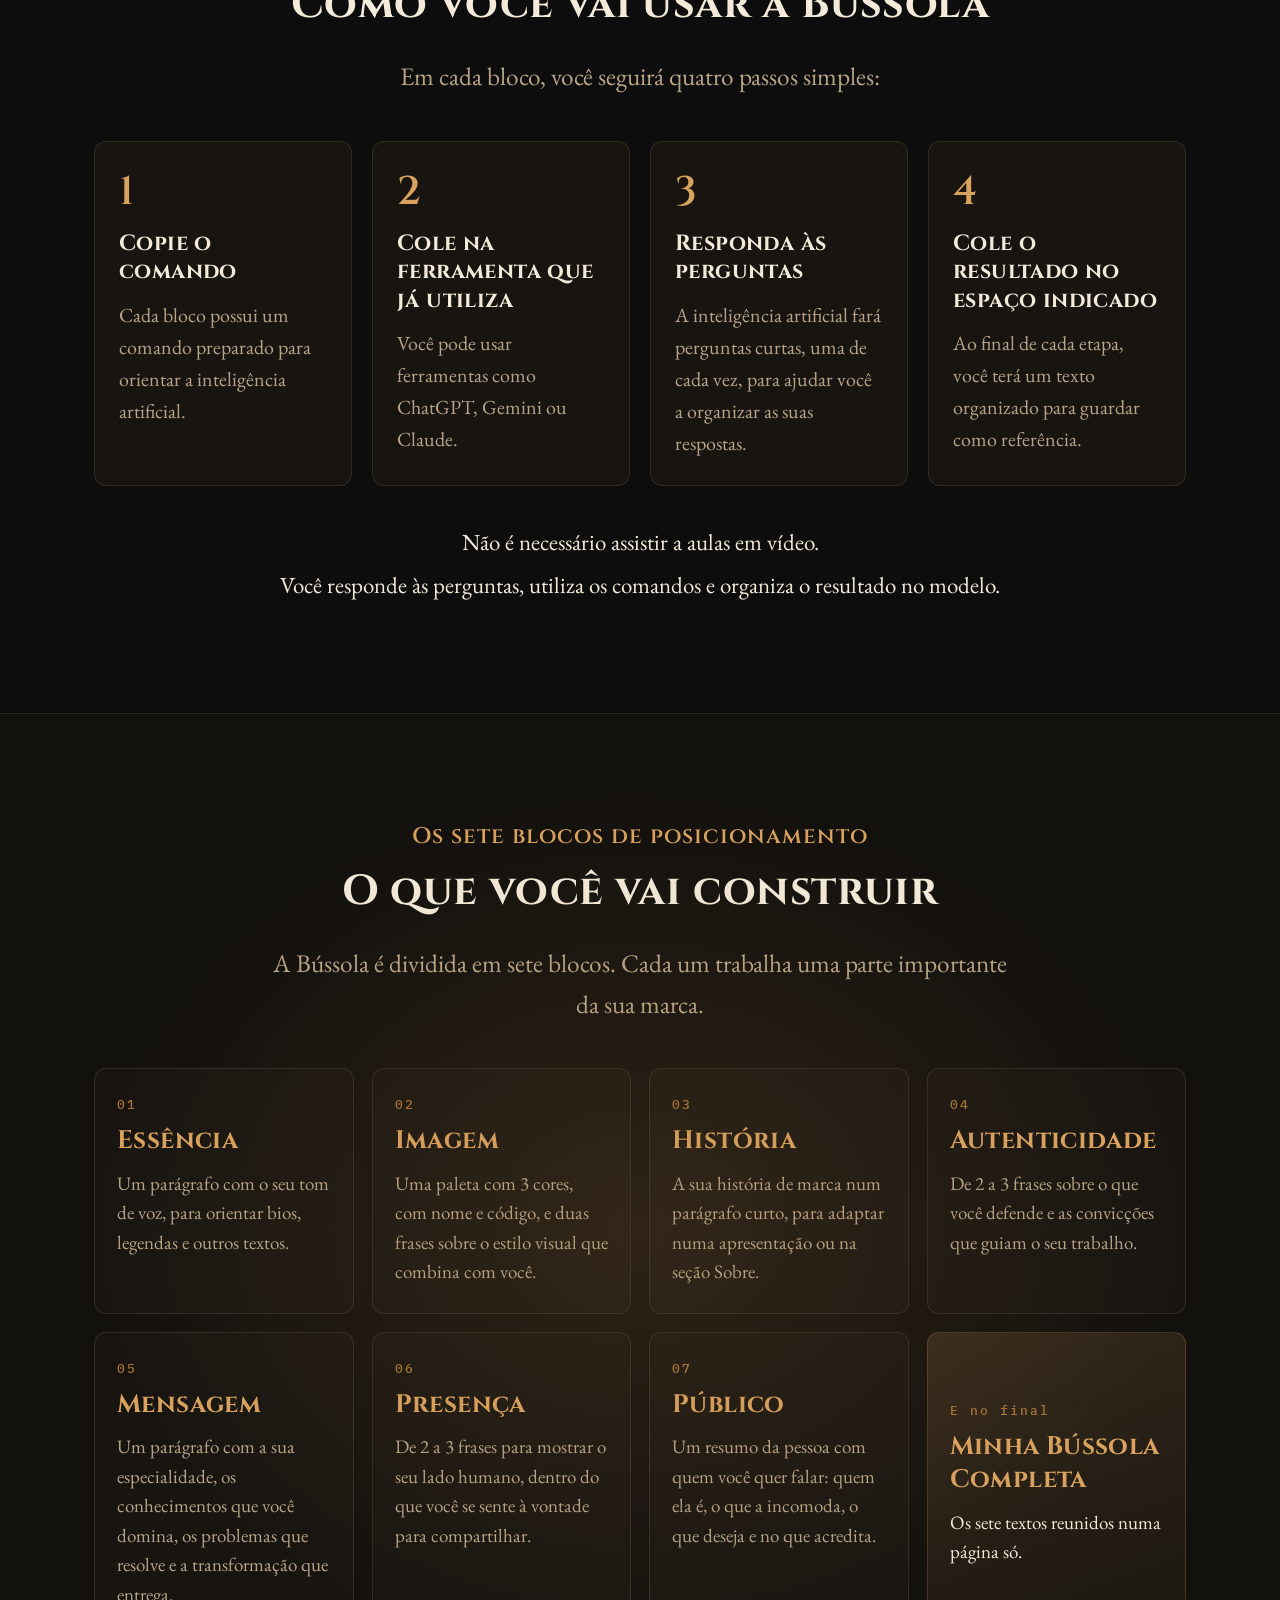
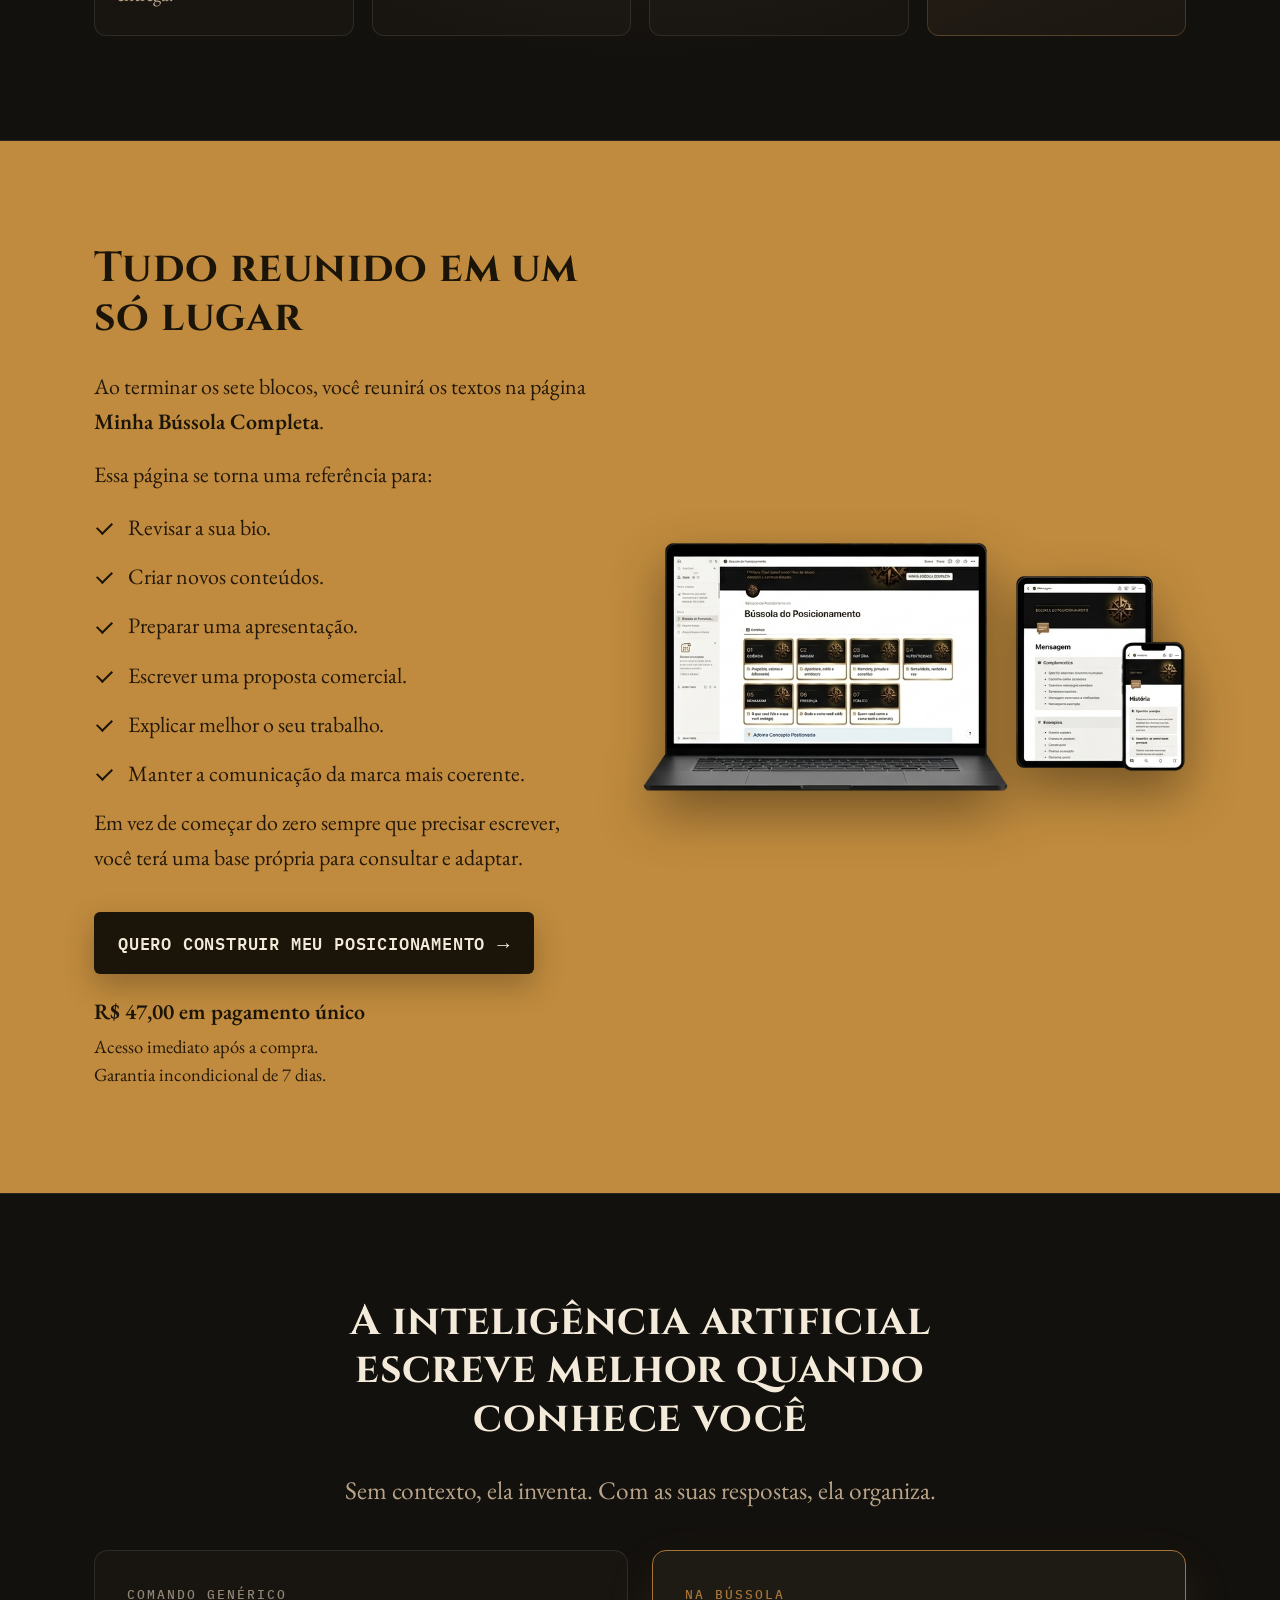
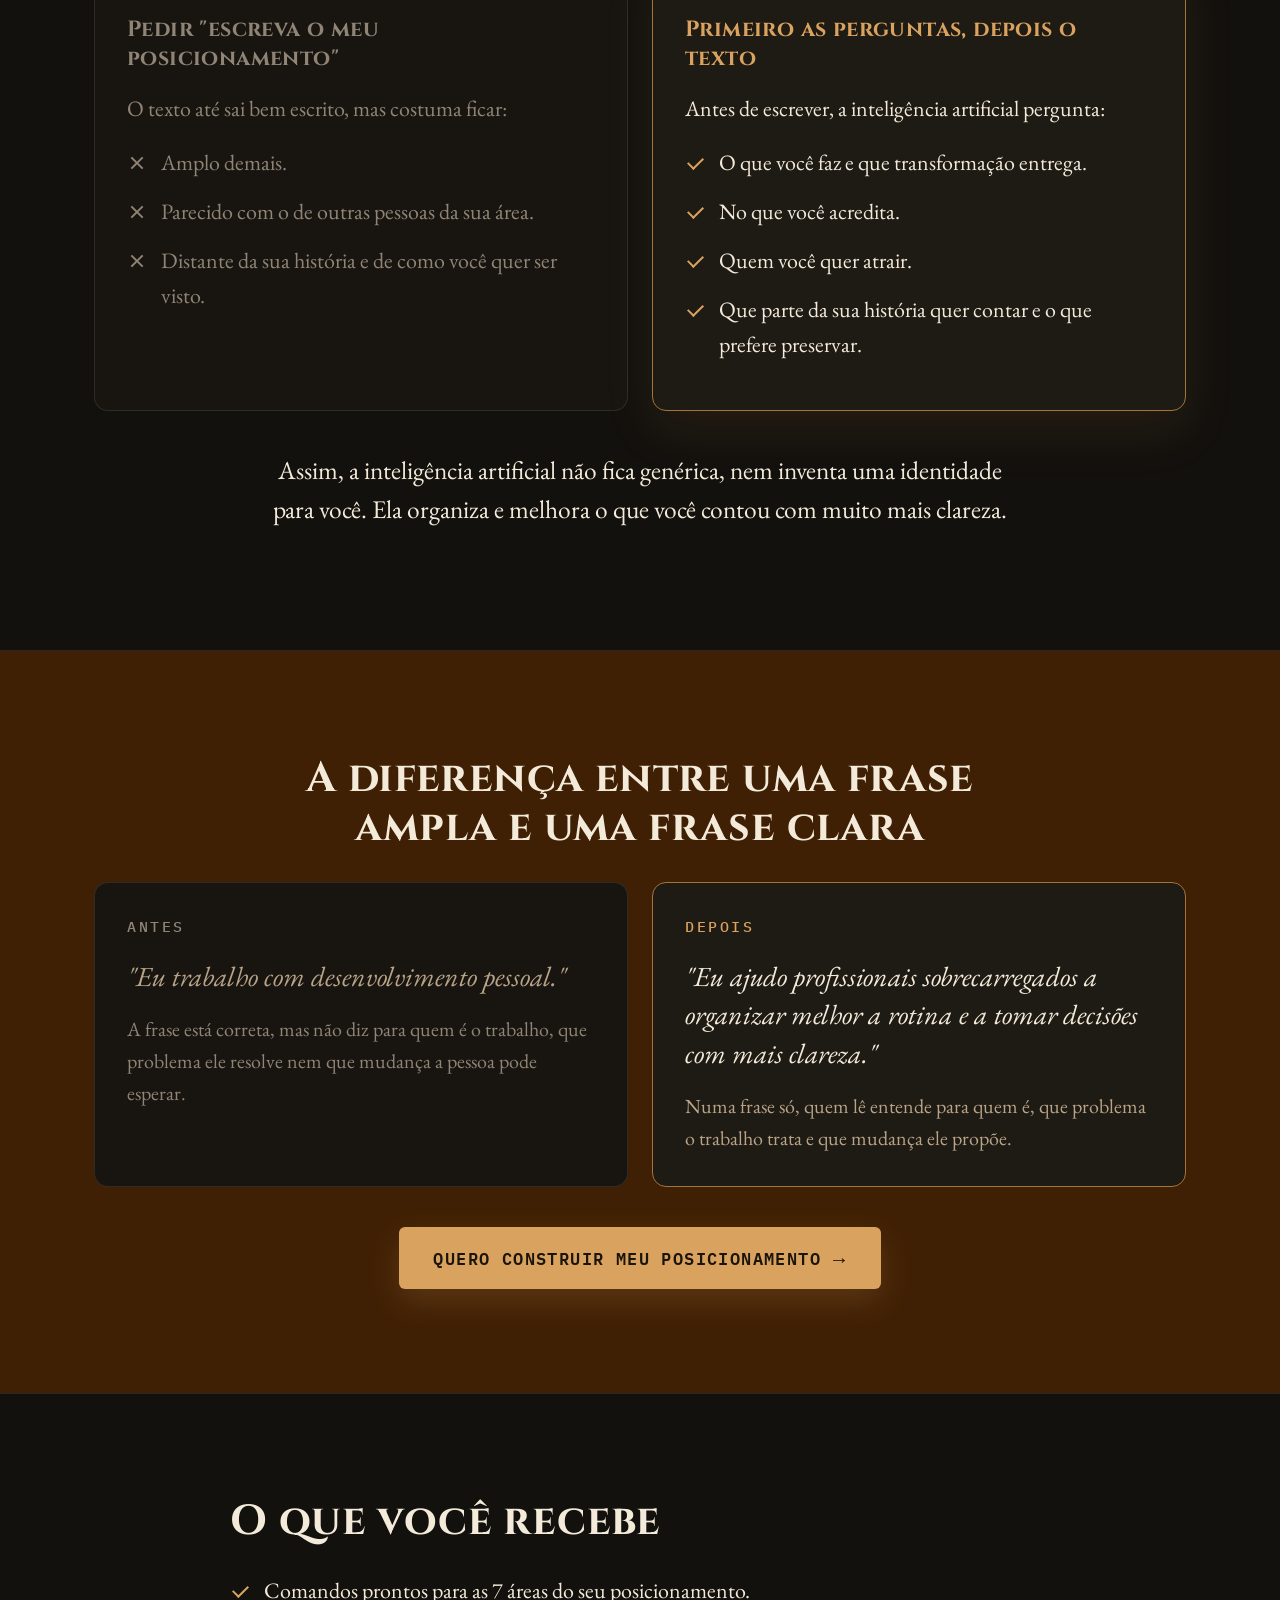
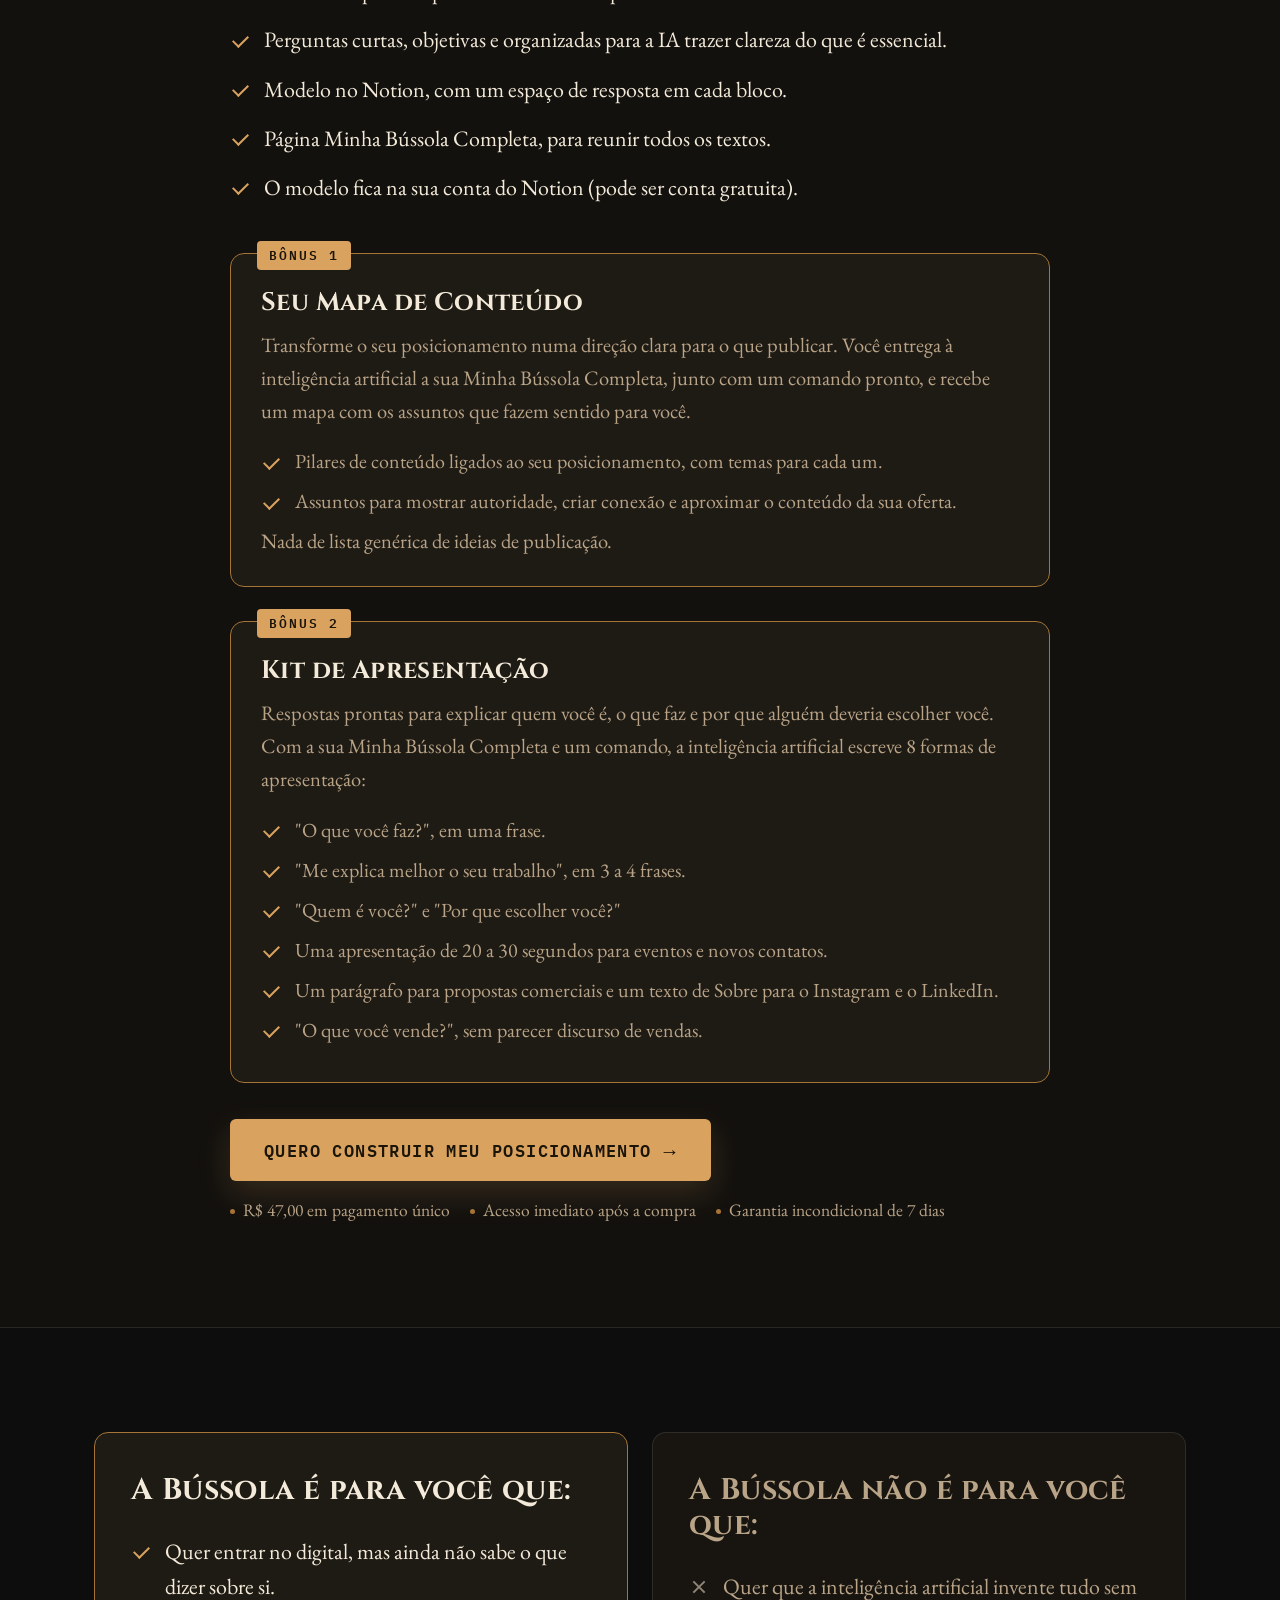
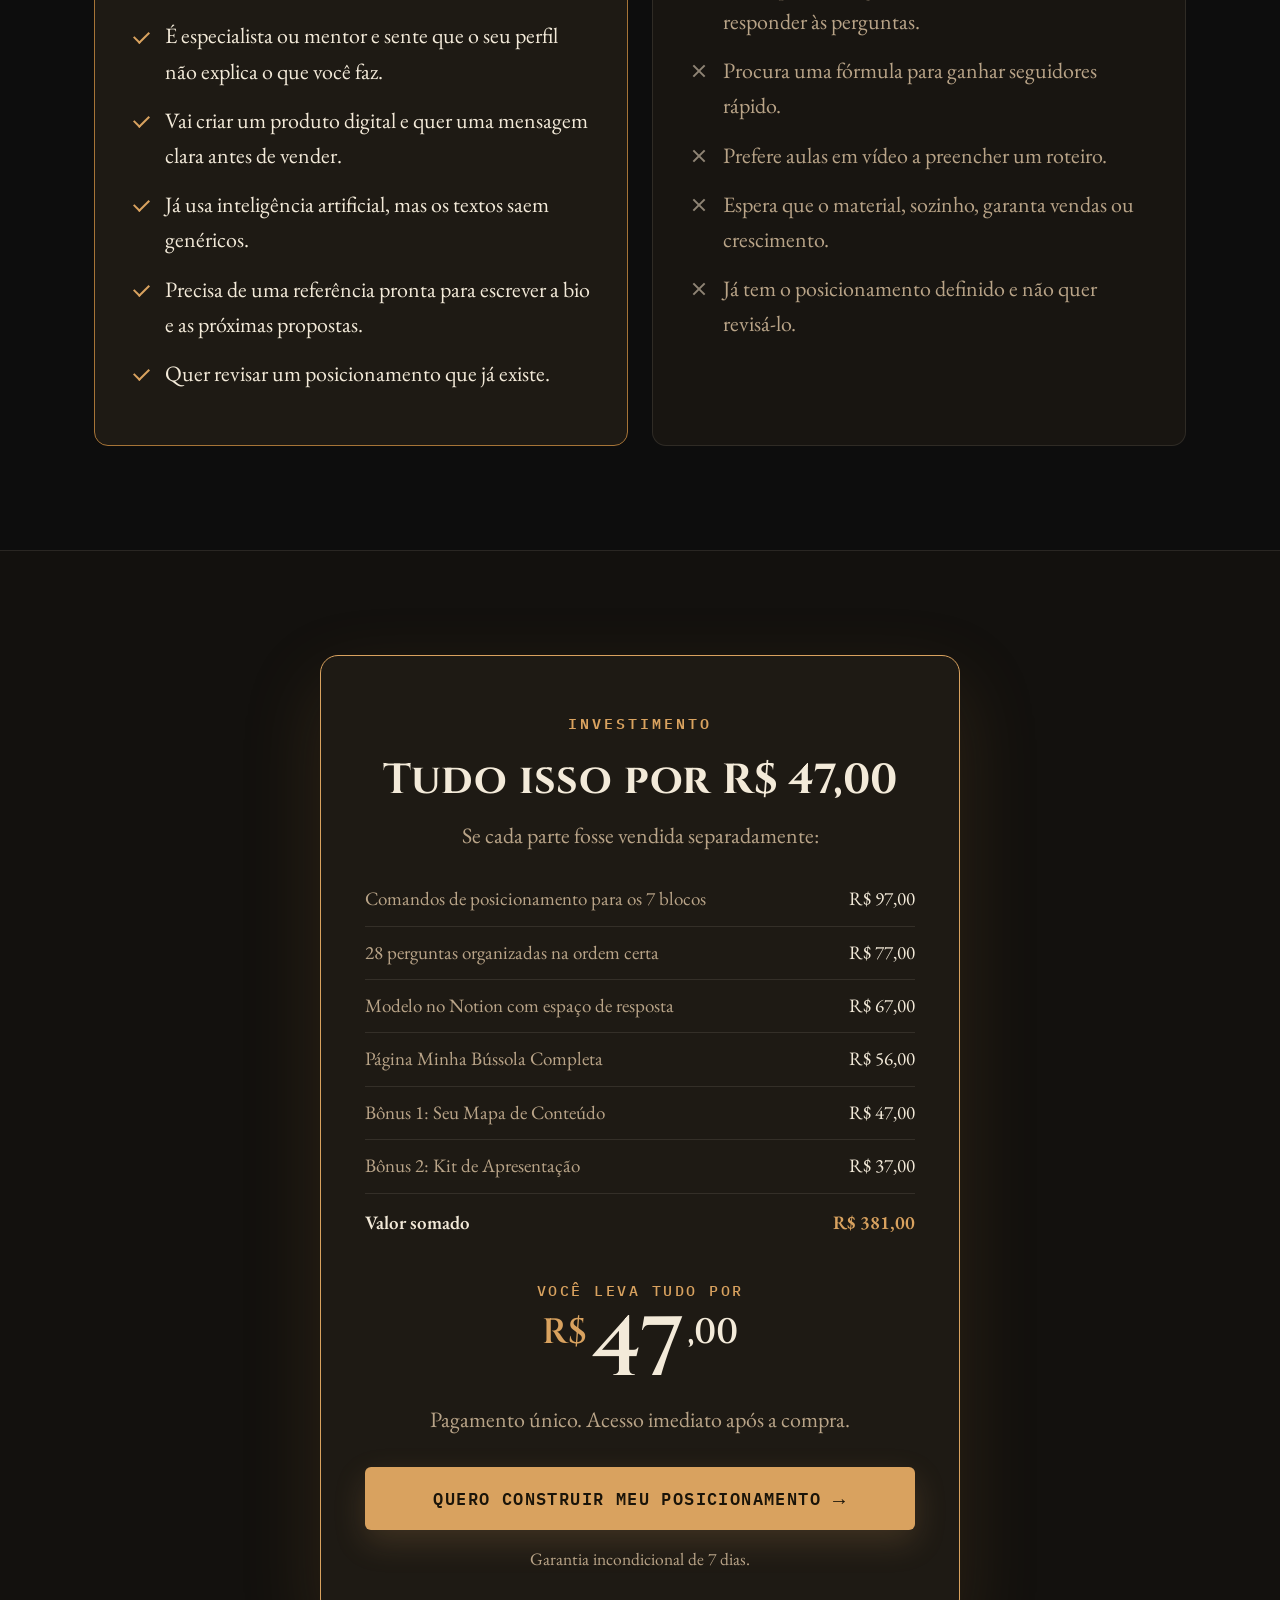
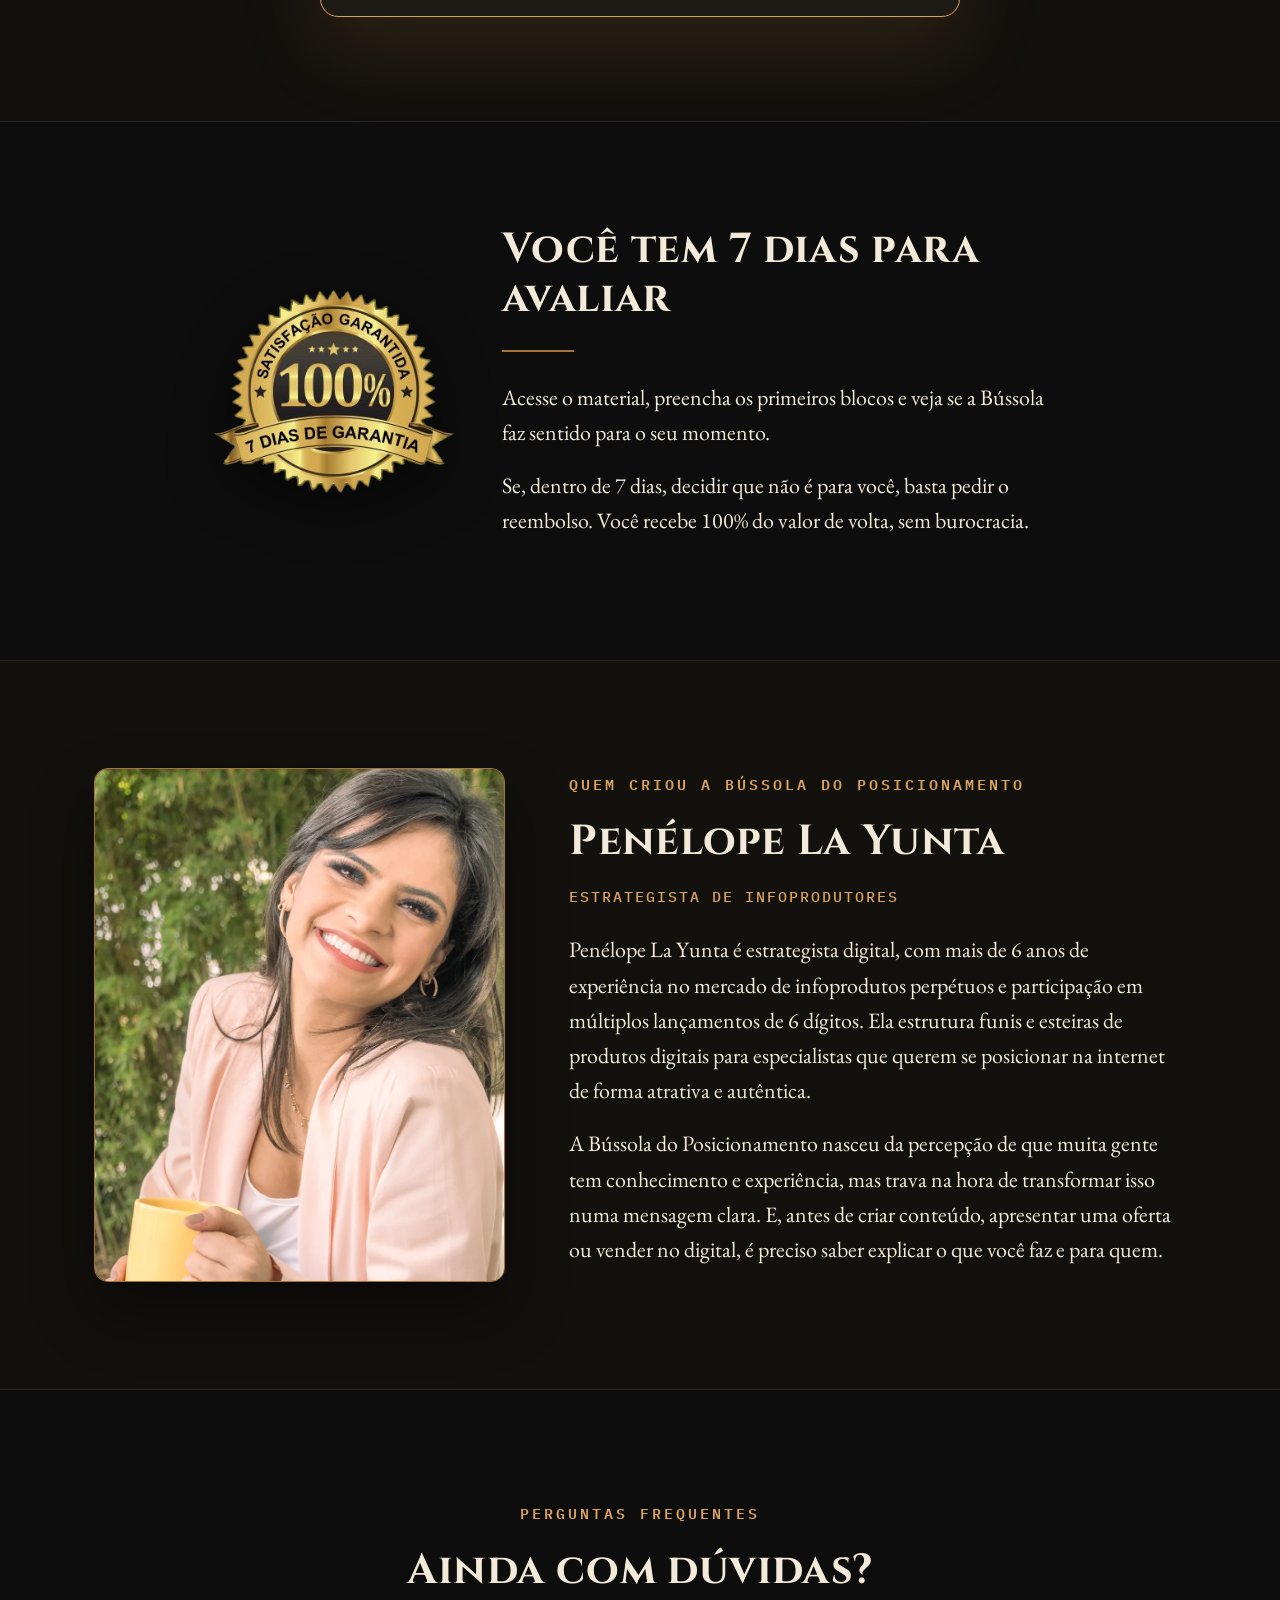
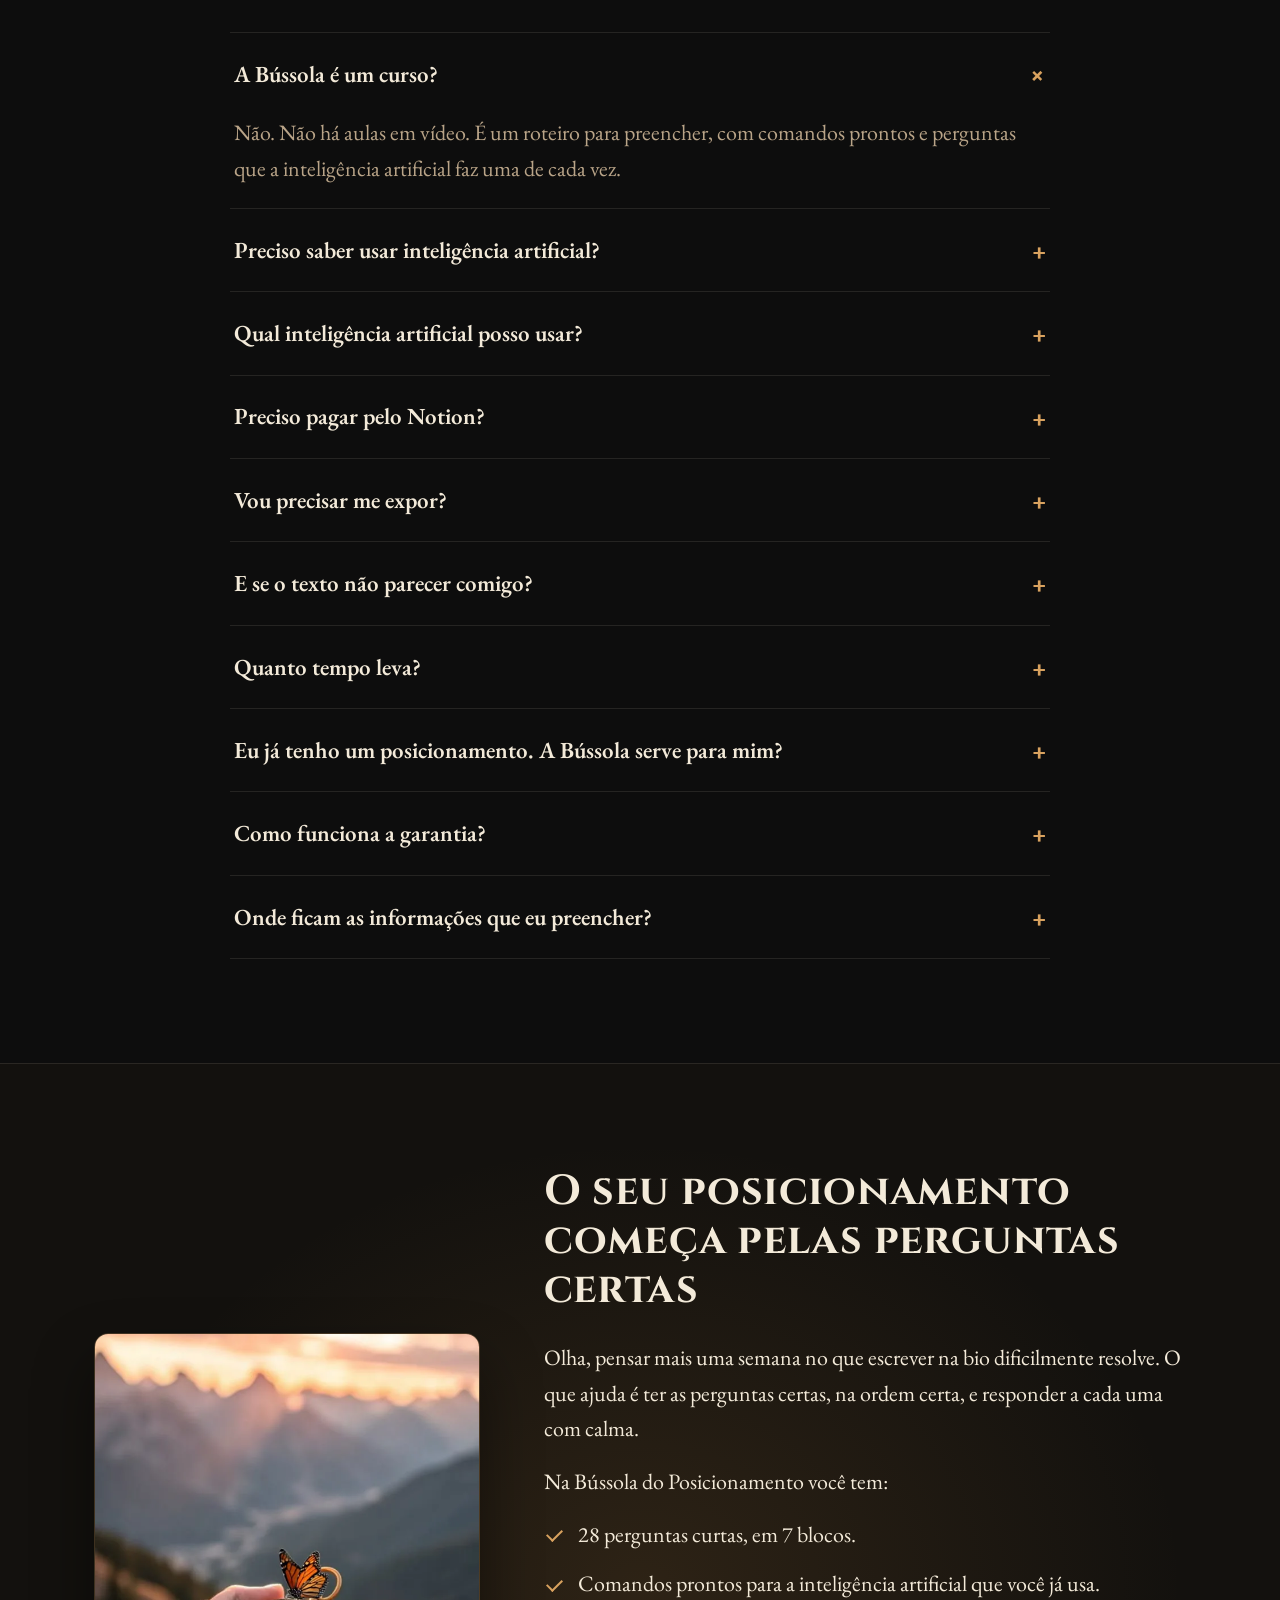
<file: bussola/index.html>
<!doctype html>
<html lang="pt-BR">
<head>
<meta charset="utf-8">
<meta name="viewport" content="width=device-width, initial-scale=1">
<title>Bússola do Posicionamento | Penélope La Yunta</title>
<link rel="canonical" href="https://www.bsmdigital.shop/bussola/">
<meta name="description" content="Roteiro guiado no Notion com 28 perguntas curtas para você explicar com clareza o que faz, para quem trabalha e por que escolher você. R$ 47,00 em pagamento único, garantia de 7 dias.">
<meta property="og:title" content="Bússola do Posicionamento">
<meta property="og:description" content="Explique com clareza o que você faz, para quem trabalha e por que escolher você. Roteiro guiado no Notion, R$ 47,00 em pagamento único.">
<meta name="theme-color" content="#0D0D0D">
<link rel="icon" type="image/png" href="/bussola/imagens/icone-64.png">
<link rel="apple-touch-icon" href="/bussola/imagens/icone-180.png">
<style>
  @font-face { font-family: 'Cinzel'; font-style: normal; font-weight: 600 700; font-display: swap; src: url("/bussola/fonts/cinzel-600-700.woff2") format("woff2"); }
  @font-face { font-family: 'EB Garamond'; font-style: normal; font-weight: 400 600; font-display: swap; src: url("/bussola/fonts/eb-garamond-400-600.woff2") format("woff2"); }
  @font-face { font-family: 'EB Garamond'; font-style: italic; font-weight: 400; font-display: swap; src: url("/bussola/fonts/eb-garamond-400-italico.woff2") format("woff2"); }
  @font-face { font-family: 'IBM Plex Mono'; font-style: normal; font-weight: 500; font-display: swap; src: url("/bussola/fonts/ibm-plex-mono-500.woff2") format("woff2"); }
  @font-face { font-family: 'IBM Plex Mono'; font-style: normal; font-weight: 600; font-display: swap; src: url("/bussola/fonts/ibm-plex-mono-600.woff2") format("woff2"); }
  :root {
    --bg: #0D0D0D;
    --bg-2: #13110E;
    --card: #181511;
    --card-2: #1E1A14;
    --line: rgba(217, 162, 95, 0.22);
    --line-soft: rgba(243, 234, 217, 0.10);
    --gold: #D9A25F;
    --gold-2: #A67437;
    --gold-hover: #E7B97F;
    --cream: #F3EAD9;
    --muted: #B9A488;
    --dim: #8F8475;
    --ink: #1A1409;
    --serif: 'EB Garamond', Georgia, 'Times New Roman', serif;
    --display: 'Cinzel', Georgia, serif;
    --mono: 'IBM Plex Mono', ui-monospace, Consolas, monospace;
  }

  * { box-sizing: border-box; }
  html { scroll-behavior: smooth; -webkit-text-size-adjust: 100%; }
  body {
    margin: 0;
    background: var(--bg);
    color: var(--cream);
    font-family: var(--serif);
    font-size: 22px;
    line-height: 1.6;
    -webkit-font-smoothing: antialiased;
    overflow-x: hidden;
  }
  img { display: block; max-width: 100%; height: auto; }
  a { color: var(--gold); }
  strong { font-weight: 600; color: var(--cream); }

  .wrap { width: 100%; max-width: 1140px; margin: 0 auto; padding: 0 24px; }
  .narrow { max-width: 760px; }
  .center { text-align: center; margin-left: auto; margin-right: auto; }

  section { position: relative; padding: 104px 0; }
  .alt { background: var(--bg-2); border-top: 1px solid var(--line-soft); border-bottom: 1px solid var(--line-soft); }

  h1, h2, h3 { font-family: var(--display); font-weight: 700; line-height: 1.16; color: var(--cream); margin: 0; letter-spacing: 0.4px; }
  h1 { font-size: clamp(34px, 4.3vw, 54px); }
  h2 { font-size: clamp(28px, 3.3vw, 42px); margin-bottom: 26px; }
  h3 { font-size: clamp(22px, 1.98vw, 25.5px); line-height: 1.3; }
  p { margin: 0 0 18px; }
  .lead { font-size: clamp(22px, 1.98vw, 25.5px); color: var(--muted); }

  .eyebrow {
    display: inline-block;
    font-family: var(--mono);
    font-size: 14.5px;
    font-weight: 600;
    letter-spacing: 3px;
    text-transform: uppercase;
    color: var(--gold);
    margin-bottom: 22px;
  }
  .rule { width: 72px; height: 2px; background: var(--gold-2); border: 0; margin: 0 0 28px; }
  .center .rule { margin-left: auto; margin-right: auto; }

  /* botões */
  .btn {
    display: inline-flex;
    align-items: center;
    justify-content: center;
    gap: 12px;
    min-height: 58px;
    padding: 18px 34px;
    background: var(--gold);
    color: var(--ink);
    font-family: var(--mono);
    font-size: 16.5px;
    font-weight: 600;
    letter-spacing: 1.4px;
    text-transform: uppercase;
    text-decoration: none;
    text-align: center;
    border-radius: 6px;
    box-shadow: 0 12px 32px rgba(217, 162, 95, 0.18);
    transition: background 0.2s ease, transform 0.2s ease;
  }
  .btn:hover { background: var(--gold-hover); transform: translateY(-1px); }
  .btn:focus-visible { outline: 3px solid var(--cream); outline-offset: 4px; }
  .btn .seta { font-size: 20px; line-height: 1; }
  .cta { margin-top: 36px; }
  .cta-nota { display: flex; flex-wrap: wrap; align-items: center; gap: 4px 20px; margin: 16px 0 0; font-size: 17.5px; line-height: 1.5; color: var(--muted); }
  .cta-nota span { white-space: nowrap; }
  .cta-nota .sep { display: none; }
  .cta-nota span:not(.sep)::before { content: ""; display: inline-block; width: 5px; height: 5px; margin: 0 8px 2px 0; border-radius: 50%; background: var(--gold-2); vertical-align: middle; }
  .oferta-caixa .cta-nota { justify-content: center; }
  .link-suave { font-family: var(--mono); font-size: 14.5px; letter-spacing: 1.5px; text-transform: uppercase; text-decoration: none; border-bottom: 1px solid var(--line); padding-bottom: 3px; }
  .link-suave:hover { border-color: var(--gold); }

  /* listas */
  .lista { list-style: none; margin: 0; padding: 0; }
  .lista li { position: relative; padding-left: 34px; margin: 0 0 14px; }
  .lista li::before {
    content: "";
    position: absolute;
    left: 6px;
    top: 0.42em;
    width: 7px;
    height: 13px;
    border-right: 2px solid var(--gold);
    border-bottom: 2px solid var(--gold);
    transform: rotate(45deg);
  }
  .lista.nao li::before, .lista.nao li::after {
    content: "";
    position: absolute;
    left: 2px;
    top: 0.78em;
    width: 16px;
    height: 2px;
    border: 0;
    background: var(--dim);
    transform: rotate(45deg);
  }
  .lista.nao li::after { transform: rotate(-45deg); }
  .lista.ponto li::before { width: 7px; height: 7px; border: 0; border-radius: 50%; background: var(--gold); top: 0.65em; left: 8px; transform: none; }

  /* 1. topo: o cenário da arte (sem texto) ao fundo e o texto da página por cima, à esquerda */
  .topo { padding: 0; background: #030303; overflow: hidden; }
  .topo-palco { display: grid; max-width: 1536px; margin: 0 auto; container-type: inline-size; }
  .topo-palco > * { grid-area: 1 / 1; }
  .topo-arte { display: block; height: 100%; }
  .topo-cena { width: 100%; height: 100%; object-fit: cover; object-position: right center; }
  .topo-conteudo { position: relative; z-index: 1; align-self: center; width: 50%; padding: 56px 0 56px 5.34%; }
  .topo h1 { font-size: clamp(30px, 3.1cqw, 50px); line-height: 1.14; margin-bottom: 30px; }
  .topo .sub { font-size: clamp(21px, 1.65cqw, 26.5px); line-height: 1.5; color: var(--cream); margin-bottom: 20px; }
  .topo .apoio { font-size: clamp(18.5px, 1.43cqw, 22px); line-height: 1.6; color: var(--muted); margin-bottom: 0; }
  .topo .cta { margin-top: 38px; }
  /* telas maiores que a arte: a borda direita se funde ao fundo, sem ampliar a imagem */
  @media (min-width: 1537px) {
    .topo-cena {
      -webkit-mask-image: linear-gradient(90deg, #000 95%, transparent);
              mask-image: linear-gradient(90deg, #000 95%, transparent);
    }
  }
  /* celular e tablet em pé: o emblema da mesma arte em cima, o texto embaixo */
  @media (max-width: 960px) {
    .topo { padding: 0 0 72px; background: var(--bg); }
    .topo-palco { display: block; container-type: normal; }
    /* o pergaminho ocupa a largura inteira do topo (até 720 px) */
    .topo-arte { width: 100%; max-width: 720px; height: auto; margin: 0 auto; }
    .topo-cena {
      width: 100%;
      height: auto;
      -webkit-mask-image: linear-gradient(180deg, #000 0%, #000 92%, transparent 100%);
              mask-image: linear-gradient(180deg, #000 0%, #000 92%, transparent 100%);
    }
    .topo-conteudo { width: auto; padding: 24px 24px 0; }
    .topo h1 { font-size: clamp(30px, 8vw, 44px); margin-bottom: 24px; }
    .topo .sub { font-size: 23px; }
    .topo .apoio { font-size: 21px; }
  }
  /* tablet em pé: acima de 720 px sobra fundo dos lados, então as bordas laterais se dissolvem */
  @media (min-width: 721px) and (max-width: 960px) {
    .topo-cena {
      -webkit-mask-image: linear-gradient(90deg, transparent, #000 10%, #000 90%, transparent), linear-gradient(180deg, #000 0%, #000 92%, transparent 100%);
      -webkit-mask-composite: source-in;
              mask-image: linear-gradient(90deg, transparent, #000 10%, #000 90%, transparent), linear-gradient(180deg, #000 0%, #000 92%, transparent 100%);
              mask-composite: intersect;
    }
  }
  @media (max-width: 560px) {
    .topo-conteudo { padding: 24px 16px 0; }
  }

  /* 2. identificação: fundo caramelo, texto creme */
  .identificacao { background: #85581e; color: var(--cream); }
  .identificacao h2 { color: var(--cream); margin-bottom: 30px; }
  .identificacao p { color: var(--cream); }
  .duvidas { list-style: none; margin: 8px 0 34px; padding: 0; display: grid; gap: 12px; }
  .duvidas li {
    display: flex;
    gap: 16px;
    align-items: flex-start;
    padding: 16px 20px;
    background: rgba(20, 13, 5, 0.42);
    border: 1px solid rgba(243, 234, 217, 0.16);
    border-radius: 10px;
  }
  .duvidas li::before {
    content: "?";
    flex: 0 0 30px;
    height: 30px;
    display: grid;
    place-items: center;
    border: 1px solid rgba(243, 234, 217, 0.55);
    border-radius: 50%;
    color: var(--cream);
    font-family: var(--display);
    font-size: 17.5px;
    line-height: 1;
    margin-top: 1px;
  }
  .identificacao .lista { margin-bottom: 34px; }
  .identificacao .lista.ponto li::before { background: var(--cream); }
  .destaque {
    margin-top: 12px;
    padding: 22px 26px;
    border-left: 3px solid var(--cream);
    background: rgba(20, 13, 5, 0.30);
    font-size: 24px;
    line-height: 1.5;
    color: var(--cream);
  }

  /* 3. causa */
  .causa { overflow: hidden; }
  .causa-fundo {
    position: absolute;
    inset: 0;
    background: url("/bussola/imagens/bussola-mapa.webp") center / cover no-repeat;
    opacity: 0.16;
    filter: blur(2px) saturate(0.8);
  }
  .causa::after {
    content: "";
    position: absolute;
    inset: 0;
    background: linear-gradient(180deg, var(--bg) 0%, rgba(13, 13, 13, 0.55) 40%, rgba(13, 13, 13, 0.55) 60%, var(--bg) 100%);
  }
  .causa .wrap { position: relative; z-index: 1; }
  .causa .fecho { font-size: 24px; color: var(--cream); margin-top: 26px; }

  /* 4. solução */
  .solucao { background: #402004; }
  .duas-colunas { display: grid; grid-template-columns: 1fr 1fr; gap: 64px; align-items: center; }
  .moldura { border-radius: 14px; overflow: hidden; border: 1px solid var(--line); box-shadow: 0 30px 60px rgba(0, 0, 0, 0.45); }
  .moldura img { width: 100%; height: 100%; object-fit: cover; }
  .alta { max-height: 560px; }
  .alta img { aspect-ratio: 4 / 5; }

  /* 5. como funciona */
  .passos { display: grid; grid-template-columns: repeat(4, minmax(0, 1fr)); gap: 20px; margin-top: 44px; counter-reset: passo; }
  .passo { padding: 30px 24px 26px; background: var(--card); border: 1px solid var(--line-soft); border-radius: 12px; }
  .passo-num { font-family: var(--display); font-size: 40px; line-height: 1; color: var(--gold); margin-bottom: 18px; }
  .passo h3 { margin-bottom: 12px; font-size: 22px; }
  .passo p { font-size: 20px; color: var(--muted); margin: 0; }
  .fecho-passos { margin-top: 38px; }
  .fecho-passos p { font-size: 23px; margin: 0 0 6px; }

  /* 6. os 7 blocos */
  .sobretitulo { font-family: var(--display); font-weight: 600; font-size: clamp(20px, 1.76vw, 23px); letter-spacing: 1px; color: var(--gold); margin: 0 0 14px; }
  .blocos { display: grid; grid-template-columns: repeat(4, minmax(0, 1fr)); gap: 18px; margin-top: 44px; }
  .bloco { padding: 26px 22px; background: var(--card); border: 1px solid var(--line-soft); border-radius: 12px; transition: border-color 0.2s; }
  .bloco:hover { border-color: var(--line); }
  .bloco-num { font-family: var(--mono); font-size: 13px; letter-spacing: 2px; color: var(--gold-2); margin-bottom: 8px; }
  .bloco h3 { color: var(--gold); margin-bottom: 12px; }
  .bloco p { font-size: 19px; line-height: 1.55; color: var(--muted); margin: 0; }
  .bloco.final { background: linear-gradient(160deg, rgba(217, 162, 95, 0.16), rgba(217, 162, 95, 0.04)); border-color: var(--line); display: flex; flex-direction: column; justify-content: center; }
  .bloco.final p { color: var(--cream); }

  /* 7. minha bússola completa: fundo dourado claro, texto e botão escuros para manter a leitura */
  .reunido { background: #C08B3E; color: #1A1409; }
  .reunido h2, .reunido strong { color: #1A1409; }
  .reunido p, .reunido li { color: #24180A; }
  .reunido .lista li::before { border-color: #1A1409; }
  .reunido .btn { background: #1A1409; color: var(--cream); box-shadow: 0 12px 30px rgba(26, 20, 9, 0.28); }
  .reunido .btn:hover { background: #2E2212; }
  .reunido .btn:focus-visible { outline-color: #1A1409; }
  .cta-preco { margin: 20px 0 4px; font-size: 22px; }
  .cta-info { margin: 0; font-size: 18.5px; line-height: 1.5; }
  /* aparelhos: um pouco mais largos que a coluna de texto, centralizados */
  /* computador: texto à esquerda, aparelhos à direita; celular: título, frase, aparelhos e o resto */
  .reunido-grid {
    display: grid;
    grid-template-columns: minmax(0, 1fr) minmax(0, 1.1fr);
    grid-template-areas:
      "intro figura"
      "resto figura";
    column-gap: 56px;
  }
  /* botão mais compacto para caber numa linha na coluna de texto */
  .reunido .btn { padding: 18px 24px; letter-spacing: 0.8px; }
  @media (max-width: 1100px) and (min-width: 901px) {
    .reunido-grid { column-gap: 40px; }
    .reunido .btn { font-size: 15px; letter-spacing: 0.5px; padding: 16px 20px; }
  }
  .reunido-intro { grid-area: intro; align-self: end; }
  .reunido-resto { grid-area: resto; align-self: start; }
  .reunido-aparelhos { grid-area: figura; align-self: center; margin: 0; }
  @media (max-width: 900px) {
    .reunido-grid { grid-template-columns: minmax(0, 1fr); grid-template-areas: "intro" "figura" "resto"; }
    .reunido-aparelhos { margin: 26px auto 34px; max-width: 818px; }
  }
  .reunido-aparelhos img { width: 100%; height: auto; filter: drop-shadow(0 22px 26px rgba(26, 20, 9, 0.45)); }

  /* 8. comando genérico */
  .comparar { display: grid; grid-template-columns: 1fr 1fr; gap: 24px; margin-top: 40px; }
  .coluna { padding: 34px 32px; border-radius: 14px; }
  .coluna h3 { font-size: 22px; margin-bottom: 18px; }
  .coluna.fraca { background: var(--card); border: 1px solid var(--line-soft); }
  .coluna.fraca h3 { color: var(--dim); }
  .coluna.fraca p, .coluna.fraca li { color: var(--dim); }
  .coluna.forte { background: var(--card-2); border: 1px solid var(--gold-2); box-shadow: 0 20px 50px rgba(166, 116, 55, 0.12); }
  .coluna.forte h3 { color: var(--gold); }
  .rotulo-coluna { font-family: var(--mono); font-size: 13px; letter-spacing: 2px; text-transform: uppercase; margin-bottom: 10px; }
  .fraca .rotulo-coluna { color: var(--dim); }
  .forte .rotulo-coluna { color: var(--gold-2); }
  .fecho-centro { margin-top: 40px; font-size: 25.5px; line-height: 1.5; color: var(--cream); }

  /* 9. antes e depois */
  .antes-depois { background: #402004; }
  .antes-depois .cta { margin-top: 4px; }
  .cartoes-ad { display: grid; grid-template-columns: 1fr 1fr; gap: 24px; margin: 30px 0 40px; }
  .cartao-ad { padding: 32px; border-radius: 14px; }
  .cartao-ad .quando { font-family: var(--mono); font-size: 14.5px; letter-spacing: 2.5px; text-transform: uppercase; margin-bottom: 18px; }
  .cartao-ad blockquote { margin: 0 0 18px; font-size: 27.5px; line-height: 1.4; font-style: italic; }
  .cartao-ad p { margin: 0; font-size: 20px; }
  .cartao-ad.antes { background: var(--card); border: 1px solid var(--line-soft); }
  .cartao-ad.antes .quando { color: var(--dim); }
  .cartao-ad.antes blockquote { color: var(--muted); }
  .cartao-ad.antes p { color: var(--dim); }
  .cartao-ad.depois { background: var(--card-2); border: 1px solid var(--gold-2); }
  .cartao-ad.depois .quando { color: var(--gold); }
  .cartao-ad.depois blockquote { color: var(--cream); }
  .cartao-ad.depois p { color: var(--muted); }

  /* 10. o que você recebe */
  /* uma coluna só: lista, bônus 1, bônus 2 e o botão, um embaixo do outro */
  .recebe { max-width: 820px; margin: 0 auto; }
  .recebe > .lista { margin-bottom: 48px; }
  .recebe .bonus { margin-bottom: 34px; }
  .bonus { position: relative; padding: 32px 30px 28px; background: var(--card-2); border: 1px solid var(--gold-2); border-radius: 14px; margin-bottom: 22px; }
  .selo {
    position: absolute;
    top: -13px;
    left: 26px;
    padding: 4px 12px;
    background: var(--gold);
    color: var(--ink);
    font-family: var(--mono);
    font-size: 13px;
    font-weight: 600;
    letter-spacing: 2px;
    text-transform: uppercase;
    border-radius: 4px;
  }
  .bonus h3 { color: var(--cream); margin-bottom: 10px; }
  .bonus p { font-size: 20.5px; color: var(--muted); }
  .bonus .lista li { font-size: 20px; margin-bottom: 8px; color: var(--muted); }
  .bonus p:last-child, .bonus .lista:last-child { margin-bottom: 0; }

  /* 11 e 12. para quem é / não é */
  .quem-grid { display: grid; grid-template-columns: 1fr 1fr; gap: 24px; }
  .quem { padding: 40px 36px; border-radius: 14px; }
  .quem h2 { font-size: clamp(24px, 2.4vw, 30px); margin-bottom: 26px; }
  .quem.e { background: var(--card-2); border: 1px solid var(--gold-2); }
  .quem.nao-e { background: var(--card); border: 1px solid var(--line-soft); }
  .quem.nao-e h2 { color: var(--muted); }
  .quem.nao-e li { color: var(--muted); }

  /* 13. investimento */
  .oferta-caixa {
    max-width: 640px;
    margin: 0 auto;
    padding: 48px 44px 44px;
    background: var(--card-2);
    border: 1px solid var(--gold);
    border-radius: 18px;
    box-shadow: 0 30px 80px rgba(166, 116, 55, 0.18);
    text-align: center;
  }
  .oferta-caixa h2 { margin-bottom: 12px; }
  .oferta-sub { color: var(--muted); margin-bottom: 20px; }
  .valores { list-style: none; margin: 0 0 8px; padding: 0; text-align: left; font-size: 19px; }
  .valores li { display: flex; justify-content: space-between; gap: 16px; padding: 11px 0; border-bottom: 1px solid var(--line-soft); color: var(--muted); }
  .valores li span:last-child { white-space: nowrap; color: var(--cream); }
  .valores .total { border-bottom: 0; padding-top: 14px; font-weight: 600; color: var(--cream); }
  .valores .total span:last-child { color: var(--gold); }
  .leva { margin: 30px 0 4px; font-family: var(--mono); font-size: 14.5px; letter-spacing: 2.5px; text-transform: uppercase; color: var(--gold); }
  .preco { font-family: var(--display); font-size: clamp(56px, 8vw, 84px); line-height: 1.05; color: var(--cream); }
  .preco small { font-size: 0.42em; vertical-align: 0.9em; margin-right: 4px; color: var(--gold); }
  .preco .centavos { margin: 0 0 0 2px; color: var(--cream); }
  .preco-nota { margin: 8px 0 0; color: var(--muted); }
  .oferta-caixa .btn { width: 100%; margin-top: 30px; }

  /* 14. garantia */
  .garantia-grid { display: grid; grid-template-columns: 240px 1fr; gap: 48px; align-items: center; max-width: 900px; margin: 0 auto; }
  .selo-garantia { width: 240px; margin: 0 auto; }
  .selo-garantia img { width: 100%; height: auto; filter: drop-shadow(0 16px 30px rgba(0, 0, 0, 0.45)); }

  /* 15. quem criou */
  .criadora-grid { display: grid; grid-template-columns: 0.8fr 1.2fr; gap: 64px; align-items: center; }
  .criadora-foto { border-radius: 14px; overflow: hidden; border: 1px solid var(--gold-2); box-shadow: 0 30px 60px rgba(0, 0, 0, 0.45); }
  .criadora-foto img { width: 100%; aspect-ratio: 4 / 5; object-fit: cover; object-position: 50% 22%; }
  .cargo { font-family: var(--mono); font-size: 14.5px; letter-spacing: 2px; text-transform: uppercase; color: var(--gold); margin: -8px 0 24px; }

  /* 16. perguntas */
  .perguntas { max-width: 820px; margin: 36px auto 0; }
  .perguntas details { border-bottom: 1px solid var(--line-soft); }
  .perguntas details:first-of-type { border-top: 1px solid var(--line-soft); }
  .perguntas summary {
    list-style: none;
    cursor: pointer;
    display: flex;
    justify-content: space-between;
    align-items: center;
    gap: 20px;
    padding: 22px 4px;
    font-size: 23px;
    font-weight: 600;
    color: var(--cream);
  }
  .perguntas summary::-webkit-details-marker { display: none; }
  .perguntas summary::after { content: "+"; flex: 0 0 auto; font-family: var(--mono); font-size: 24px; color: var(--gold); transition: transform 0.2s; }
  .perguntas details[open] summary::after { transform: rotate(45deg); }
  .perguntas summary:focus-visible { outline: 2px solid var(--gold); outline-offset: 2px; }
  .perguntas details p { padding: 0 4px 22px; margin: 0; color: var(--muted); }

  /* 17. final */
  .final { overflow: hidden; }
  .final::before {
    content: "";
    position: absolute;
    inset: 0;
    background: radial-gradient(ellipse at 50% 50%, rgba(166, 116, 55, 0.18) 0%, rgba(166, 116, 55, 0) 60%);
    pointer-events: none;
  }
  .final-grid { position: relative; display: grid; grid-template-columns: 0.75fr 1.25fr; gap: 64px; align-items: center; }
  .final-grid .moldura img { aspect-ratio: 3 / 4; object-position: 50% 60%; }
  .fecho-final { font-size: 24px; color: var(--cream); margin-top: 8px; }

  footer { padding: 44px 0 120px; border-top: 1px solid var(--line-soft); text-align: center; font-size: 16.5px; color: var(--dim); }
  footer img { width: 54px; margin: 0 auto 14px; opacity: 0.85; }

  /* barra fixa no celular */
  .barra {
    position: fixed;
    left: 0;
    right: 0;
    bottom: 0;
    z-index: 20;
    display: none;
    align-items: center;
    justify-content: space-between;
    gap: 14px;
    padding: 12px 16px calc(12px + env(safe-area-inset-bottom));
    background: rgba(19, 17, 14, 0.96);
    border-top: 1px solid var(--line);
    backdrop-filter: blur(8px);
    transform: translateY(110%);
    transition: transform 0.25s ease;
  }
  .barra.visivel { transform: translateY(0); }
  .barra-texto { font-size: 15px; line-height: 1.3; color: var(--muted); }
  .barra-texto strong { display: block; font-family: var(--display); font-size: 15px; color: var(--cream); }
  .barra .btn { flex: 0 0 auto; min-height: 48px; padding: 12px 18px; font-size: 13px; letter-spacing: 1px; white-space: nowrap; box-shadow: none; }

  @media (max-width: 980px) {
    .passos { grid-template-columns: repeat(2, minmax(0, 1fr)); }
    .blocos { grid-template-columns: repeat(2, minmax(0, 1fr)); }
  }

  @media (max-width: 860px) {
    body { font-size: 21px; }
    section { padding: 76px 0; }
    .duas-colunas, .criadora-grid, .final-grid { grid-template-columns: 1fr; gap: 40px; }
    .comparar, .cartoes-ad, .quem-grid { grid-template-columns: 1fr; }
    .garantia-grid { grid-template-columns: 1fr; gap: 32px; text-align: center; }
    .garantia-grid .rule { margin-left: auto; margin-right: auto; }
    .criadora-foto { max-width: 420px; margin: 0 auto; }
    .final-grid .moldura { max-width: 360px; margin: 0 auto; }
    .alta { max-height: none; }
    .barra { display: flex; }
  }

  @media (max-width: 560px) {
    .wrap { padding: 0 16px; }
    .passos, .blocos { grid-template-columns: 1fr; }
    .btn { width: 100%; padding: 18px 20px; }
    .barra .btn { width: auto; }
    .cta-nota { flex-direction: column; align-items: center; text-align: center; gap: 2px; }
    .btn .seta { display: none; }
    .eyebrow { letter-spacing: 2px; }
    .oferta-caixa { padding: 40px 20px 32px; }
    .quem, .coluna, .cartao-ad { padding: 30px 22px; }
    .cartao-ad blockquote { font-size: 24px; }
    .perguntas summary { font-size: 21.5px; }
  }

  @media (prefers-reduced-motion: reduce) {
    html { scroll-behavior: auto; }
    .btn, .barra, .perguntas summary::after { transition: none; }
  }
</style>
</head>
<body>

<main>

  <!-- 1. Topo: cenário da arte ao fundo (no celular, só o emblema) e o texto por cima -->
  <section class="topo" id="topo">
    <div class="topo-palco">
      <picture class="topo-arte">
        <source media="(max-width: 960px)" srcset="/bussola/imagens/topo-emblema.webp" width="686" height="790">
        <img class="topo-cena" src="/bussola/imagens/topo-cena.webp" width="1536" height="1024" fetchpriority="high" alt="Emblema da Bússola do Posicionamento: uma rosa dos ventos dourada sobre um mapa antigo">
      </picture>
      <div class="topo-conteudo">
        <h1>Você sabe o que faz.<br>Mas seu cliente entende?</h1>
        <p class="sub">Transforme tudo o que você sabe e oferece em um posicionamento claro, para que as pessoas entendam rapidamente o que você faz, para quem e por que escolher você.</p>
        <p class="apoio">A Bússola do Posicionamento é um roteiro guiado para construir sua mensagem de forma rápida e simples para você parar de parecer “mais um” no seu mercado.</p>
        <div class="cta">
          <a class="btn" data-comprar href="#oferta">Eu quero meu posicionamento <span class="seta" aria-hidden="true">&rarr;</span></a>
        </div>
      </div>
    </div>
  </section>

  <!-- 2. Identificação com o problema -->
  <section class="identificacao">
    <div class="wrap narrow">
      <h2>Você sabe o que faz.<br>O difícil é explicar isso com clareza.</h2>
      <p>Você abre o Instagram para ajustar a sua bio.</p>
      <p>Escreve uma frase. Apaga. Tenta outra. Também não parece certa.</p>
      <p>Depois de algumas tentativas, decide deixar para outro momento.</p>
      <p>Mas, quando volta ao texto, a dúvida continua:</p>
      <ul class="duvidas">
        <li>O que exatamente eu devo dizer?</li>
        <li>Como explicar o que faço sem parecer genérico?</li>
        <li>Devo falar da minha experiência, do meu método ou do resultado?</li>
        <li>Como mostrar quem eu quero atrair?</li>
        <li>Como escrever de um jeito que realmente pareça comigo?</li>
      </ul>
      <p>Enquanto isso, as pessoas visitam o seu perfil, acompanham o seu conteúdo e ainda assim podem não entender:</p>
      <ul class="lista ponto">
        <li>O que você faz.</li>
        <li>Para quem você trabalha.</li>
        <li>Qual problema você ajuda a resolver.</li>
        <li>Por que deveriam escolher você.</li>
      </ul>
      <p class="destaque">Quando a sua mensagem não está clara, produzir conteúdo, apresentar uma oferta e vender de forma natural ficam mais difíceis.</p>
    </div>
  </section>

  <!-- 3. Causa do problema -->
  <section class="causa">
    <div class="causa-fundo" aria-hidden="true"></div>
    <div class="wrap narrow">
      <h2>Falta estrutura, não conhecimento</h2>
      <hr class="rule">
      <p>Você provavelmente já sabe bastante sobre o seu trabalho. Tem experiência, uma história e um jeito próprio de fazer as coisas.</p>
      <p>O que complica é tentar organizar tudo isso sozinho, diante de uma página em branco. Sem estrutura, é comum:</p>
      <ul class="lista ponto">
        <li>Mudar a bio toda semana, porque nenhuma versão parece definitiva.</li>
        <li>Começar cada conteúdo do zero.</li>
        <li>Usar frases tão amplas que servem para qualquer pessoa da sua área.</li>
        <li>Dar uma resposta diferente cada vez que alguém pergunta o que você faz.</li>
        <li>Pedir ajuda à inteligência artificial e receber um texto bonito, mas genérico.</li>
      </ul>
      <p class="fecho">A Bússola do Posicionamento organiza esse processo na ordem certa: primeiro as perguntas, depois os textos.</p>
      <div class="cta">
        <a class="btn" data-comprar href="#oferta">Quero me posicionar <span class="seta" aria-hidden="true">&rarr;</span></a>
      </div>
    </div>
  </section>

  <!-- 4. Apresentação da solução -->
  <section class="solucao">
    <div class="wrap duas-colunas">
      <div>
        <h2>Da confusão à clareza, passo a passo.</h2>
        <p>A Bússola do Posicionamento divide seu posicionamento em 7 blocos e conduz você pelas perguntas que precisa responder para definir o que dizer sobre sua marca.</p>
        <p>Depois, os comandos da IA transformam suas respostas em textos claros e organizados.</p>
        <p>Você constrói a clareza e tudo fica reunido na sua página Minha Bússola Completa, dentro do Notion.</p>
      </div>
      <div class="moldura alta">
        <img src="/bussola/imagens/bussola-dourada.webp" width="736" height="1349" alt="Bússola dourada aberta sobre um mapa antigo" loading="lazy">
      </div>
    </div>
  </section>

  <!-- 5. Como funciona -->
  <section id="como-funciona">
    <div class="wrap">
      <div class="center narrow">
        <h2>Como você vai usar a Bússola</h2>
        <p class="lead">Em cada bloco, você seguirá quatro passos simples:</p>
      </div>
      <div class="passos">
        <div class="passo">
          <div class="passo-num">1</div>
          <h3>Copie o comando</h3>
          <p>Cada bloco possui um comando preparado para orientar a inteligência artificial.</p>
        </div>
        <div class="passo">
          <div class="passo-num">2</div>
          <h3>Cole na ferramenta que já utiliza</h3>
          <p>Você pode usar ferramentas como ChatGPT, Gemini ou Claude.</p>
        </div>
        <div class="passo">
          <div class="passo-num">3</div>
          <h3>Responda às perguntas</h3>
          <p>A inteligência artificial fará perguntas curtas, uma de cada vez, para ajudar você a organizar as suas respostas.</p>
        </div>
        <div class="passo">
          <div class="passo-num">4</div>
          <h3>Cole o resultado no espaço indicado</h3>
          <p>Ao final de cada etapa, você terá um texto organizado para guardar como referência.</p>
        </div>
      </div>
      <div class="fecho-passos center">
        <p>Não é necessário assistir a aulas em vídeo.</p>
        <p>Você responde às perguntas, utiliza os comandos e organiza o resultado no modelo.</p>
      </div>
    </div>
  </section>

  <!-- 6. Os 7 blocos -->
  <section class="alt" id="blocos">
    <div class="wrap">
      <div class="center narrow">
        <p class="sobretitulo">Os sete blocos de posicionamento</p>
        <h2>O que você vai construir</h2>
        <p class="lead">A Bússola é dividida em sete blocos. Cada um trabalha uma parte importante da sua marca.</p>
      </div>
      <div class="blocos">
        <article class="bloco">
          <div class="bloco-num">01</div>
          <h3>Essência</h3>
          <p>Um parágrafo com o seu tom de voz, para orientar bios, legendas e outros textos.</p>
        </article>
        <article class="bloco">
          <div class="bloco-num">02</div>
          <h3>Imagem</h3>
          <p>Uma paleta com 3 cores, com nome e código, e duas frases sobre o estilo visual que combina com você.</p>
        </article>
        <article class="bloco">
          <div class="bloco-num">03</div>
          <h3>História</h3>
          <p>A sua história de marca num parágrafo curto, para adaptar numa apresentação ou na seção Sobre.</p>
        </article>
        <article class="bloco">
          <div class="bloco-num">04</div>
          <h3>Autenticidade</h3>
          <p>De 2 a 3 frases sobre o que você defende e as convicções que guiam o seu trabalho.</p>
        </article>
        <article class="bloco">
          <div class="bloco-num">05</div>
          <h3>Mensagem</h3>
          <p>Um parágrafo com a sua especialidade, os conhecimentos que você domina, os problemas que resolve e a transformação que entrega.</p>
        </article>
        <article class="bloco">
          <div class="bloco-num">06</div>
          <h3>Presença</h3>
          <p>De 2 a 3 frases para mostrar o seu lado humano, dentro do que você se sente à vontade para compartilhar.</p>
        </article>
        <article class="bloco">
          <div class="bloco-num">07</div>
          <h3>Público</h3>
          <p>Um resumo da pessoa com quem você quer falar: quem ela é, o que a incomoda, o que deseja e no que acredita.</p>
        </article>
        <article class="bloco final">
          <div class="bloco-num">E no final</div>
          <h3>Minha Bússola Completa</h3>
          <p>Os sete textos reunidos numa página só.</p>
        </article>
      </div>
    </div>
  </section>

  <!-- 7. Página Minha Bússola Completa -->
  <section class="reunido">
    <div class="wrap reunido-grid">
      <div class="reunido-intro">
        <h2>Tudo reunido em um só lugar</h2>
        <p>Ao terminar os sete blocos, você reunirá os textos na página <strong>Minha Bússola Completa</strong>.</p>
      </div>
      <figure class="reunido-aparelhos">
        <img src="/bussola/imagens/bussola-aparelhos.webp" width="818" height="376" loading="lazy" alt="A Bússola do Posicionamento aberta no Notion em um notebook, um tablet e um celular">
      </figure>
      <div class="reunido-resto">
        <p>Essa página se torna uma referência para:</p>
        <ul class="lista">
          <li>Revisar a sua bio.</li>
          <li>Criar novos conteúdos.</li>
          <li>Preparar uma apresentação.</li>
          <li>Escrever uma proposta comercial.</li>
          <li>Explicar melhor o seu trabalho.</li>
          <li>Manter a comunicação da marca mais coerente.</li>
        </ul>
        <p>Em vez de começar do zero sempre que precisar escrever, você terá uma base própria para consultar e adaptar.</p>
        <div class="cta">
          <a class="btn" data-comprar href="#oferta">Quero construir meu posicionamento <span class="seta" aria-hidden="true">&rarr;</span></a>
          <p class="cta-preco"><strong>R$ 47,00 em pagamento único</strong></p>
          <p class="cta-info">Acesso imediato após a compra.<br>Garantia incondicional de 7 dias.</p>
        </div>
      </div>
    </div>
  </section>

  <!-- 8. Por que um comando genérico não é suficiente -->
  <section class="alt">
    <div class="wrap">
      <div class="center narrow">
        <h2>A inteligência artificial escreve melhor quando conhece você</h2>
        <p class="lead">Sem contexto, ela inventa. Com as suas respostas, ela organiza.</p>
      </div>
      <div class="comparar">
        <div class="coluna fraca">
          <div class="rotulo-coluna">Comando genérico</div>
          <h3>Pedir "escreva o meu posicionamento"</h3>
          <p>O texto até sai bem escrito, mas costuma ficar:</p>
          <ul class="lista nao">
            <li>Amplo demais.</li>
            <li>Parecido com o de outras pessoas da sua área.</li>
            <li>Distante da sua história e de como você quer ser visto.</li>
          </ul>
        </div>
        <div class="coluna forte">
          <div class="rotulo-coluna">Na Bússola</div>
          <h3>Primeiro as perguntas, depois o texto</h3>
          <p>Antes de escrever, a inteligência artificial pergunta:</p>
          <ul class="lista">
            <li>O que você faz e que transformação entrega.</li>
            <li>No que você acredita.</li>
            <li>Quem você quer atrair.</li>
            <li>Que parte da sua história quer contar e o que prefere preservar.</li>
          </ul>
        </div>
      </div>
      <p class="fecho-centro center narrow">Assim, a inteligência artificial não fica genérica, nem inventa uma identidade para você. Ela organiza e melhora o que você contou com muito mais clareza.</p>
    </div>
  </section>

  <!-- 9. Antes e depois -->
  <section class="antes-depois">
    <div class="wrap">
      <div class="center narrow">
        <h2>A diferença entre uma frase ampla e uma frase clara</h2>
      </div>
      <div class="cartoes-ad">
        <div class="cartao-ad antes">
          <div class="quando">Antes</div>
          <blockquote>"Eu trabalho com desenvolvimento pessoal."</blockquote>
          <p>A frase está correta, mas não diz para quem é o trabalho, que problema ele resolve nem que mudança a pessoa pode esperar.</p>
        </div>
        <div class="cartao-ad depois">
          <div class="quando">Depois</div>
          <blockquote>"Eu ajudo profissionais sobrecarregados a organizar melhor a rotina e a tomar decisões com mais clareza."</blockquote>
          <p>Numa frase só, quem lê entende para quem é, que problema o trabalho trata e que mudança ele propõe.</p>
        </div>
      </div>
      <div class="cta center">
        <a class="btn" data-comprar href="#oferta">Quero construir meu posicionamento <span class="seta" aria-hidden="true">&rarr;</span></a>
      </div>
    </div>
  </section>

  <!-- 10. O que você recebe -->
  <section class="alt" id="incluido">
    <div class="wrap">
      <div class="recebe">
        <h2>O que você recebe</h2>
        <ul class="lista">
          <li>Comandos prontos para as 7 áreas do seu posicionamento.</li>
          <li>Perguntas curtas, objetivas e organizadas para a IA trazer clareza do que é essencial.</li>
          <li>Modelo no Notion, com um espaço de resposta em cada bloco.</li>
          <li>Página Minha Bússola Completa, para reunir todos os textos.</li>
          <li>O modelo fica na sua conta do Notion (pode ser conta gratuita).</li>
        </ul>
        <div class="bonus">
          <span class="selo">Bônus 1</span>
          <h3>Seu Mapa de Conteúdo</h3>
          <p>Transforme o seu posicionamento numa direção clara para o que publicar. Você entrega à inteligência artificial a sua Minha Bússola Completa, junto com um comando pronto, e recebe um mapa com os assuntos que fazem sentido para você.</p>
          <ul class="lista">
            <li>Pilares de conteúdo ligados ao seu posicionamento, com temas para cada um.</li>
            <li>Assuntos para mostrar autoridade, criar conexão e aproximar o conteúdo da sua oferta.</li>
          </ul>
          <p>Nada de lista genérica de ideias de publicação.</p>
        </div>
        <div class="bonus">
          <span class="selo">Bônus 2</span>
          <h3>Kit de Apresentação</h3>
          <p>Respostas prontas para explicar quem você é, o que faz e por que alguém deveria escolher você. Com a sua Minha Bússola Completa e um comando, a inteligência artificial escreve 8 formas de apresentação:</p>
          <ul class="lista">
            <li>"O que você faz?", em uma frase.</li>
            <li>"Me explica melhor o seu trabalho", em 3 a 4 frases.</li>
            <li>"Quem é você?" e "Por que escolher você?"</li>
            <li>Uma apresentação de 20 a 30 segundos para eventos e novos contatos.</li>
            <li>Um parágrafo para propostas comerciais e um texto de Sobre para o Instagram e o LinkedIn.</li>
            <li>"O que você vende?", sem parecer discurso de vendas.</li>
          </ul>
        </div>
        <div class="cta">
          <a class="btn" data-comprar href="#oferta">Quero construir meu posicionamento <span class="seta" aria-hidden="true">&rarr;</span></a>
          <p class="cta-nota"><span>R$ 47,00 em pagamento único</span><span class="sep">·</span><span>Acesso imediato após a compra</span><span class="sep">·</span><span>Garantia incondicional de 7 dias</span></p>
        </div>
      </div>
    </div>
  </section>

  <!-- 11 e 12. Para quem é / para quem não é -->
  <section>
    <div class="wrap quem-grid">
      <div class="quem e">
        <h2>A Bússola é para você que:</h2>
        <ul class="lista">
          <li>Quer entrar no digital, mas ainda não sabe o que dizer sobre si.</li>
          <li>É especialista ou mentor e sente que o seu perfil não explica o que você faz.</li>
          <li>Vai criar um produto digital e quer uma mensagem clara antes de vender.</li>
          <li>Já usa inteligência artificial, mas os textos saem genéricos.</li>
          <li>Precisa de uma referência pronta para escrever a bio e as próximas propostas.</li>
          <li>Quer revisar um posicionamento que já existe.</li>
        </ul>
      </div>
      <div class="quem nao-e">
        <h2>A Bússola não é para você que:</h2>
        <ul class="lista nao">
          <li>Quer que a inteligência artificial invente tudo sem responder às perguntas.</li>
          <li>Procura uma fórmula para ganhar seguidores rápido.</li>
          <li>Prefere aulas em vídeo a preencher um roteiro.</li>
          <li>Espera que o material, sozinho, garanta vendas ou crescimento.</li>
          <li>Já tem o posicionamento definido e não quer revisá-lo.</li>
        </ul>
      </div>
    </div>
  </section>

  <!-- 13. Investimento -->
  <section class="alt" id="oferta">
    <div class="wrap">
      <div class="oferta-caixa">
        <span class="eyebrow">Investimento</span>
        <h2>Tudo isso por R$ 47,00</h2>
        <p class="oferta-sub">Se cada parte fosse vendida separadamente:</p>
        <ul class="valores">
          <li><span>Comandos de posicionamento para os 7 blocos</span><span>R$ 97,00</span></li>
          <li><span>28 perguntas organizadas na ordem certa</span><span>R$ 77,00</span></li>
          <li><span>Modelo no Notion com espaço de resposta</span><span>R$ 67,00</span></li>
          <li><span>Página Minha Bússola Completa</span><span>R$ 56,00</span></li>
          <li><span>Bônus 1: Seu Mapa de Conteúdo</span><span>R$ 47,00</span></li>
          <li><span>Bônus 2: Kit de Apresentação</span><span>R$ 37,00</span></li>
          <li class="total"><span>Valor somado</span><span>R$ 381,00</span></li>
        </ul>
        <p class="leva">Você leva tudo por</p>
        <div class="preco"><small>R$</small>47<small class="centavos">,00</small></div>
        <p class="preco-nota">Pagamento único. Acesso imediato após a compra.</p>
        <a class="btn" data-comprar href="#oferta">Quero construir meu posicionamento <span class="seta" aria-hidden="true">&rarr;</span></a>
        <p class="cta-nota">Garantia incondicional de 7 dias.</p>
      </div>
    </div>
  </section>

  <!-- 14. Garantia -->
  <section>
    <div class="wrap garantia-grid">
      <div class="selo-garantia">
        <img src="/bussola/imagens/selo-garantia.webp" width="292" height="247" loading="lazy" alt="Selo dourado: satisfação garantida, 100%, 7 dias de garantia">
      </div>
      <div>
        <h2>Você tem 7 dias para avaliar</h2>
        <hr class="rule">
        <p>Acesse o material, preencha os primeiros blocos e veja se a Bússola faz sentido para o seu momento.</p>
        <p>Se, dentro de 7 dias, decidir que não é para você, basta pedir o reembolso. Você recebe 100% do valor de volta, sem burocracia.</p>
      </div>
    </div>
  </section>

  <!-- 15. Sobre a criadora -->
  <section class="alt">
    <div class="wrap criadora-grid">
      <div class="criadora-foto">
        <img src="/bussola/imagens/penelope-retrato.webp" width="900" height="1350" alt="Retrato de Penélope La Yunta, sorrindo, com uma caneca amarela nas mãos" loading="lazy">
      </div>
      <div>
        <span class="eyebrow">Quem criou a Bússola do Posicionamento</span>
        <h2>Penélope La Yunta</h2>
        <p class="cargo">Estrategista de Infoprodutores</p>
        <p>Penélope La Yunta é estrategista digital, com mais de 6 anos de experiência no mercado de infoprodutos perpétuos e participação em múltiplos lançamentos de 6 dígitos. Ela estrutura funis e esteiras de produtos digitais para especialistas que querem se posicionar na internet de forma atrativa e autêntica.</p>
        <p>A Bússola do Posicionamento nasceu da percepção de que muita gente tem conhecimento e experiência, mas trava na hora de transformar isso numa mensagem clara. E, antes de criar conteúdo, apresentar uma oferta ou vender no digital, é preciso saber explicar o que você faz e para quem.</p>
      </div>
    </div>
  </section>

  <!-- 16. Perguntas frequentes -->
  <section id="perguntas">
    <div class="wrap">
      <div class="center narrow">
        <span class="eyebrow">Perguntas frequentes</span>
        <h2>Ainda com dúvidas?</h2>
      </div>
      <div class="perguntas">
        <details open>
          <summary>A Bússola é um curso?</summary>
          <p>Não. Não há aulas em vídeo. É um roteiro para preencher, com comandos prontos e perguntas que a inteligência artificial faz uma de cada vez.</p>
        </details>
        <details>
          <summary>Preciso saber usar inteligência artificial?</summary>
          <p>Não. Se você sabe copiar e colar, já consegue usar, tá? O comando de cada bloco vem pronto.</p>
        </details>
        <details>
          <summary>Qual inteligência artificial posso usar?</summary>
          <p>A que você já conhece: ChatGPT, Gemini ou Claude, por exemplo.</p>
        </details>
        <details>
          <summary>Preciso pagar pelo Notion?</summary>
          <p>Não. Uma conta gratuita do Notion é suficiente para duplicar o modelo e preencher os blocos.</p>
        </details>
        <details>
          <summary>Vou precisar me expor?</summary>
          <p>Não. O bloco Presença pergunta o que você se sente à vontade para mostrar. Você decide o que entra na sua comunicação e o que fica de fora.</p>
        </details>
        <details>
          <summary>E se o texto não parecer comigo?</summary>
          <p>Você pode ajustar o texto antes de colar no bloco. Como cada texto nasce das suas respostas, também dá para pedir à inteligência artificial que reescreva mais perto do seu jeito de falar.</p>
        </details>
        <details>
          <summary>Quanto tempo leva?</summary>
          <p>Você pode fazer tudo de uma vez ou um bloco por vez, no seu ritmo.</p>
        </details>
        <details>
          <summary>Eu já tenho um posicionamento. A Bússola serve para mim?</summary>
          <p>Serve. Use o roteiro para revisar o que você tem hoje, encontrar os pontos pouco claros e comparar o resultado com o que está no seu perfil.</p>
        </details>
        <details>
          <summary>Como funciona a garantia?</summary>
          <p>Você tem 7 dias de garantia incondicional. Se decidir que a Bússola não faz sentido para você, é só pedir o reembolso: você recebe 100% do valor de volta, sem burocracia.</p>
        </details>
        <details>
          <summary>Onde ficam as informações que eu preencher?</summary>
          <p>Na sua própria conta do Notion. A cópia do modelo é sua, e o que você escreve fica só com você.</p>
        </details>
      </div>
    </div>
  </section>

  <!-- 17. Chamada final -->
  <section class="final alt" id="final">
    <div class="wrap final-grid">
      <div class="moldura">
        <img src="/bussola/imagens/bussola-mao.webp" width="675" height="1134" alt="Mão segurando uma bússola diante de montanhas ao pôr do sol" loading="lazy">
      </div>
      <div>
        <h2>O seu posicionamento começa pelas perguntas certas</h2>
        <p>Olha, pensar mais uma semana no que escrever na bio dificilmente resolve. O que ajuda é ter as perguntas certas, na ordem certa, e responder a cada uma com calma.</p>
        <p>Na Bússola do Posicionamento você tem:</p>
        <ul class="lista">
          <li>28 perguntas curtas, em 7 blocos.</li>
          <li>Comandos prontos para a inteligência artificial que você já usa.</li>
          <li>Um modelo organizado no Notion.</li>
          <li>Uma página final com todo o seu posicionamento reunido.</li>
          <li>Dois bônus: Seu Mapa de Conteúdo e Kit de Apresentação.</li>
        </ul>
        <p class="fecho-final">No final, você tem uma base própria para escrever a bio, preparar apresentações, criar conteúdos e fazer propostas sem começar do zero.</p>
        <div class="cta">
          <a class="btn" data-comprar href="#oferta">Quero construir meu posicionamento <span class="seta" aria-hidden="true">&rarr;</span></a>
          <p class="cta-nota"><span>R$ 47,00 em pagamento único</span><span class="sep">·</span><span>Acesso imediato após a compra</span><span class="sep">·</span><span>Garantia incondicional de 7 dias</span></p>
        </div>
      </div>
    </div>
  </section>

</main>

<footer>
  <div class="wrap">
    <img src="/bussola/imagens/icone-180.png" width="54" height="54" alt="" loading="lazy">
    <p>Bússola do Posicionamento · BSM Digital · Penélope La Yunta</p>
  </div>
</footer>

<div class="barra" id="barra" aria-hidden="true">
  <div class="barra-texto"><strong>Bússola do Posicionamento</strong>R$ 47,00 · pagamento único</div>
  <a class="btn" data-comprar href="#oferta" tabindex="-1">Quero a minha</a>
</div>

<script>
  // Cole entre as aspas o link da página de pagamento. Enquanto estiver vazio, os botões levam até o preço.
  const LINK_DO_CHECKOUT = "";

  document.querySelectorAll("[data-comprar]").forEach(function (botao) {
    if (LINK_DO_CHECKOUT) botao.href = LINK_DO_CHECKOUT;
  });

  const barra = document.getElementById("barra");
  const topo = document.getElementById("topo");
  const oferta = document.getElementById("oferta");
  const final = document.getElementById("final");
  if ("IntersectionObserver" in window && barra) {
    const visiveis = new Set();
    const atualizar = function () {
      const mostrar = !visiveis.has(topo) && !visiveis.has(oferta) && !visiveis.has(final);
      barra.classList.toggle("visivel", mostrar);
      barra.setAttribute("aria-hidden", mostrar ? "false" : "true");
      barra.querySelector("a").tabIndex = mostrar ? 0 : -1;
    };
    const observador = new IntersectionObserver(function (entradas) {
      entradas.forEach(function (e) {
        if (e.isIntersecting) visiveis.add(e.target); else visiveis.delete(e.target);
      });
      atualizar();
    }, { threshold: 0.05 });
    [topo, oferta, final].forEach(function (s) { if (s) observador.observe(s); });
  }
</script>

</body>
</html>
</file>
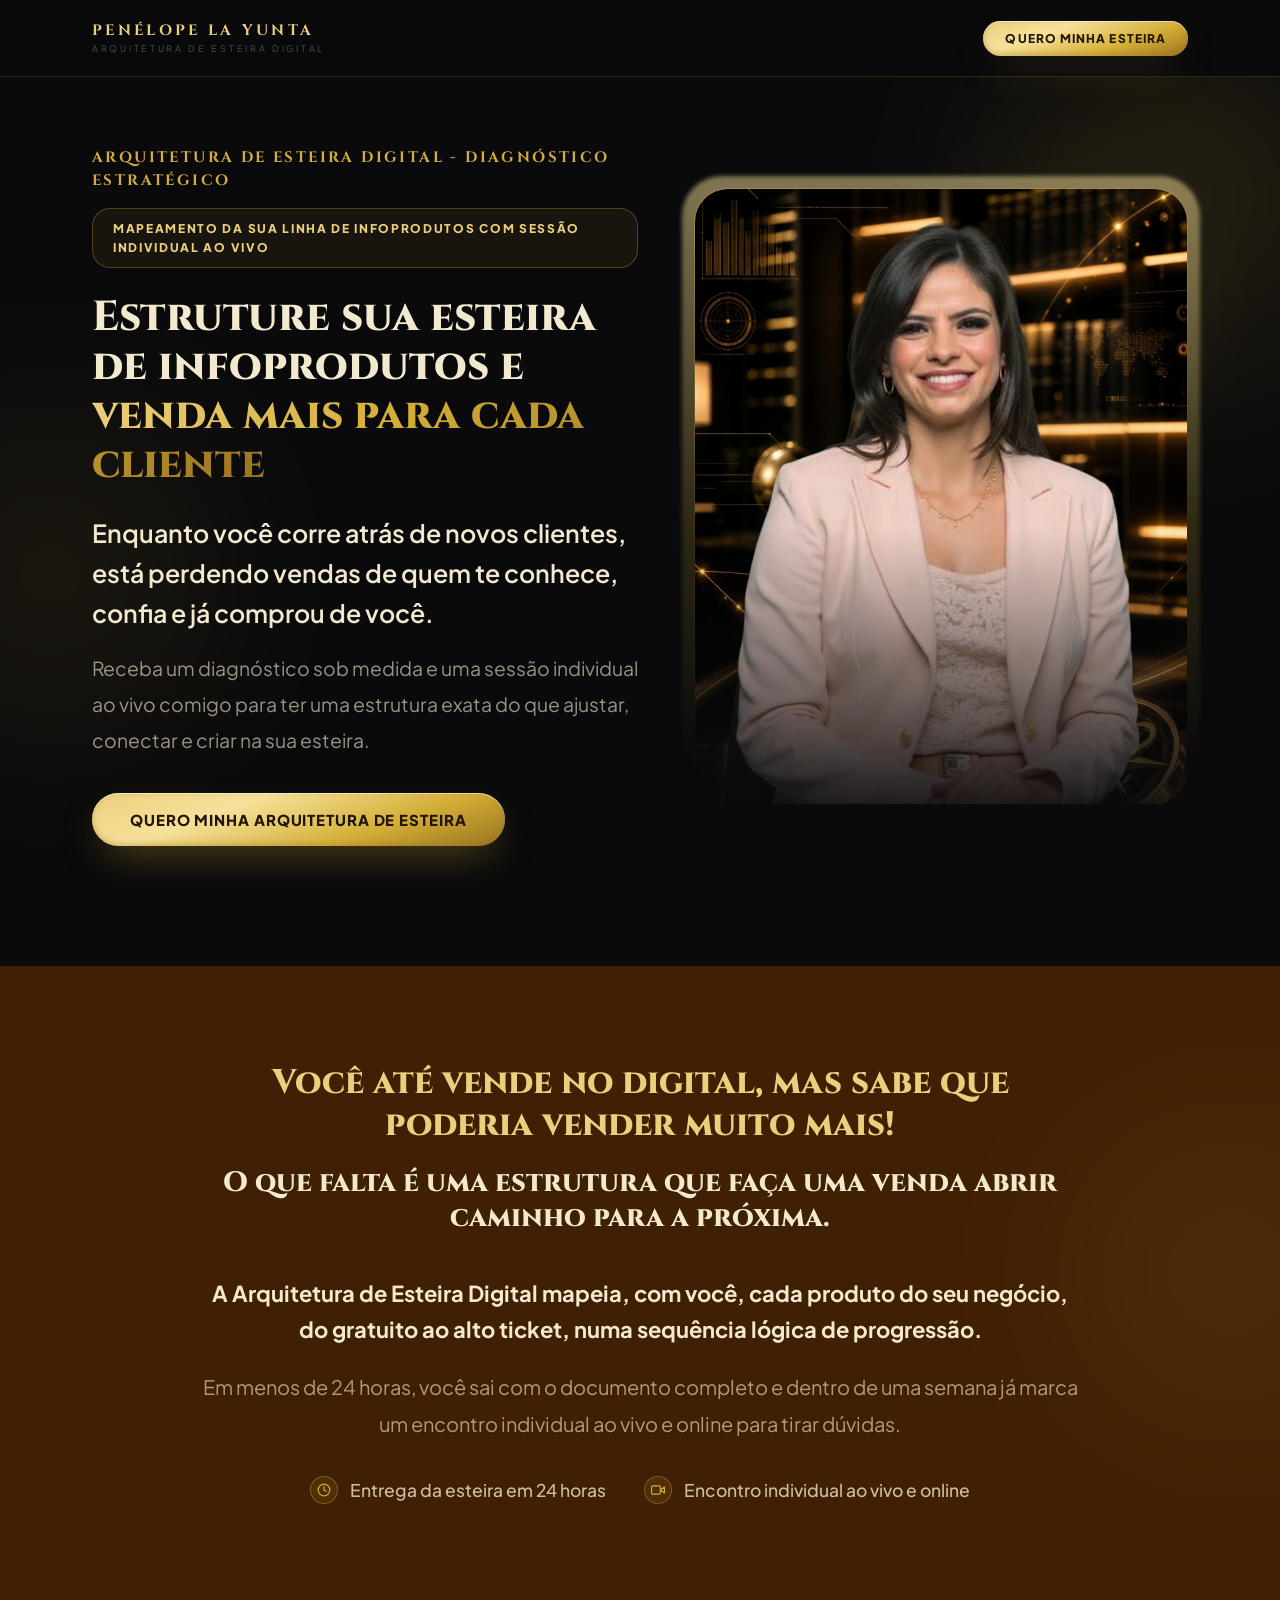
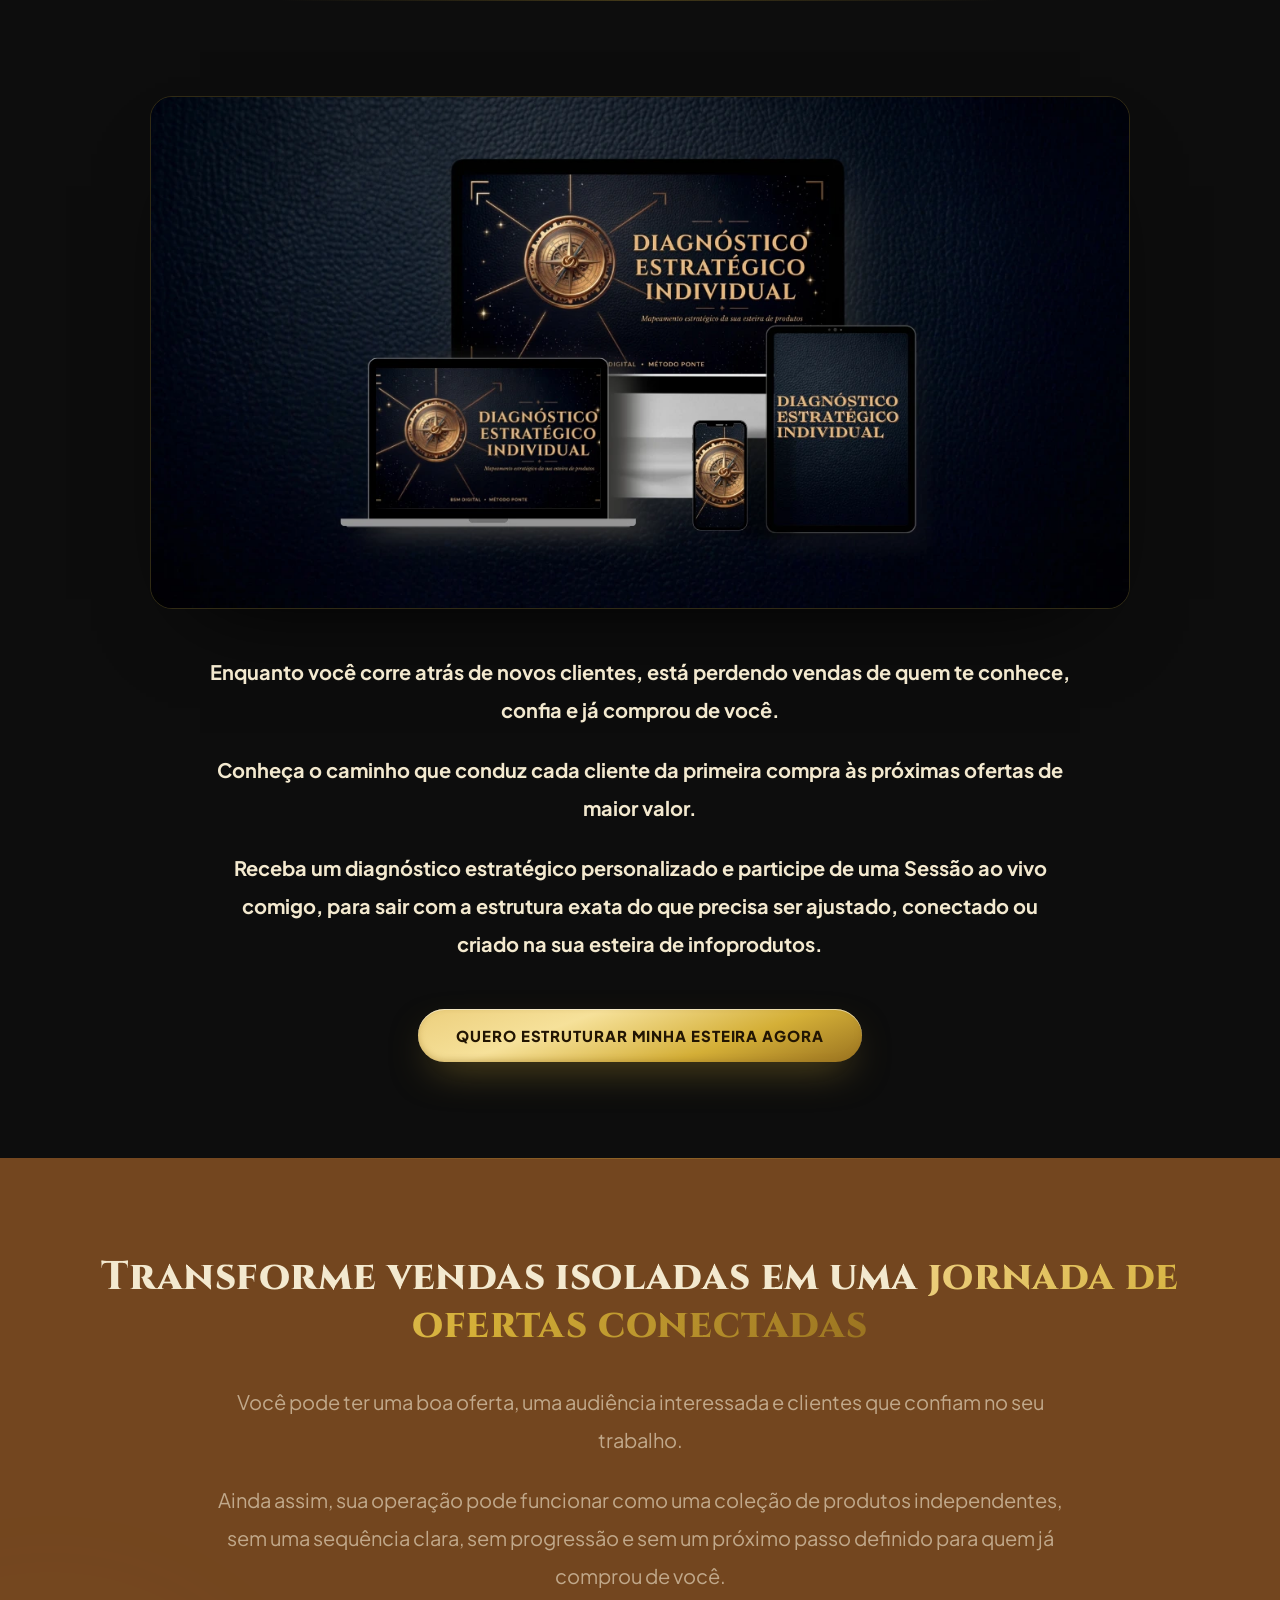
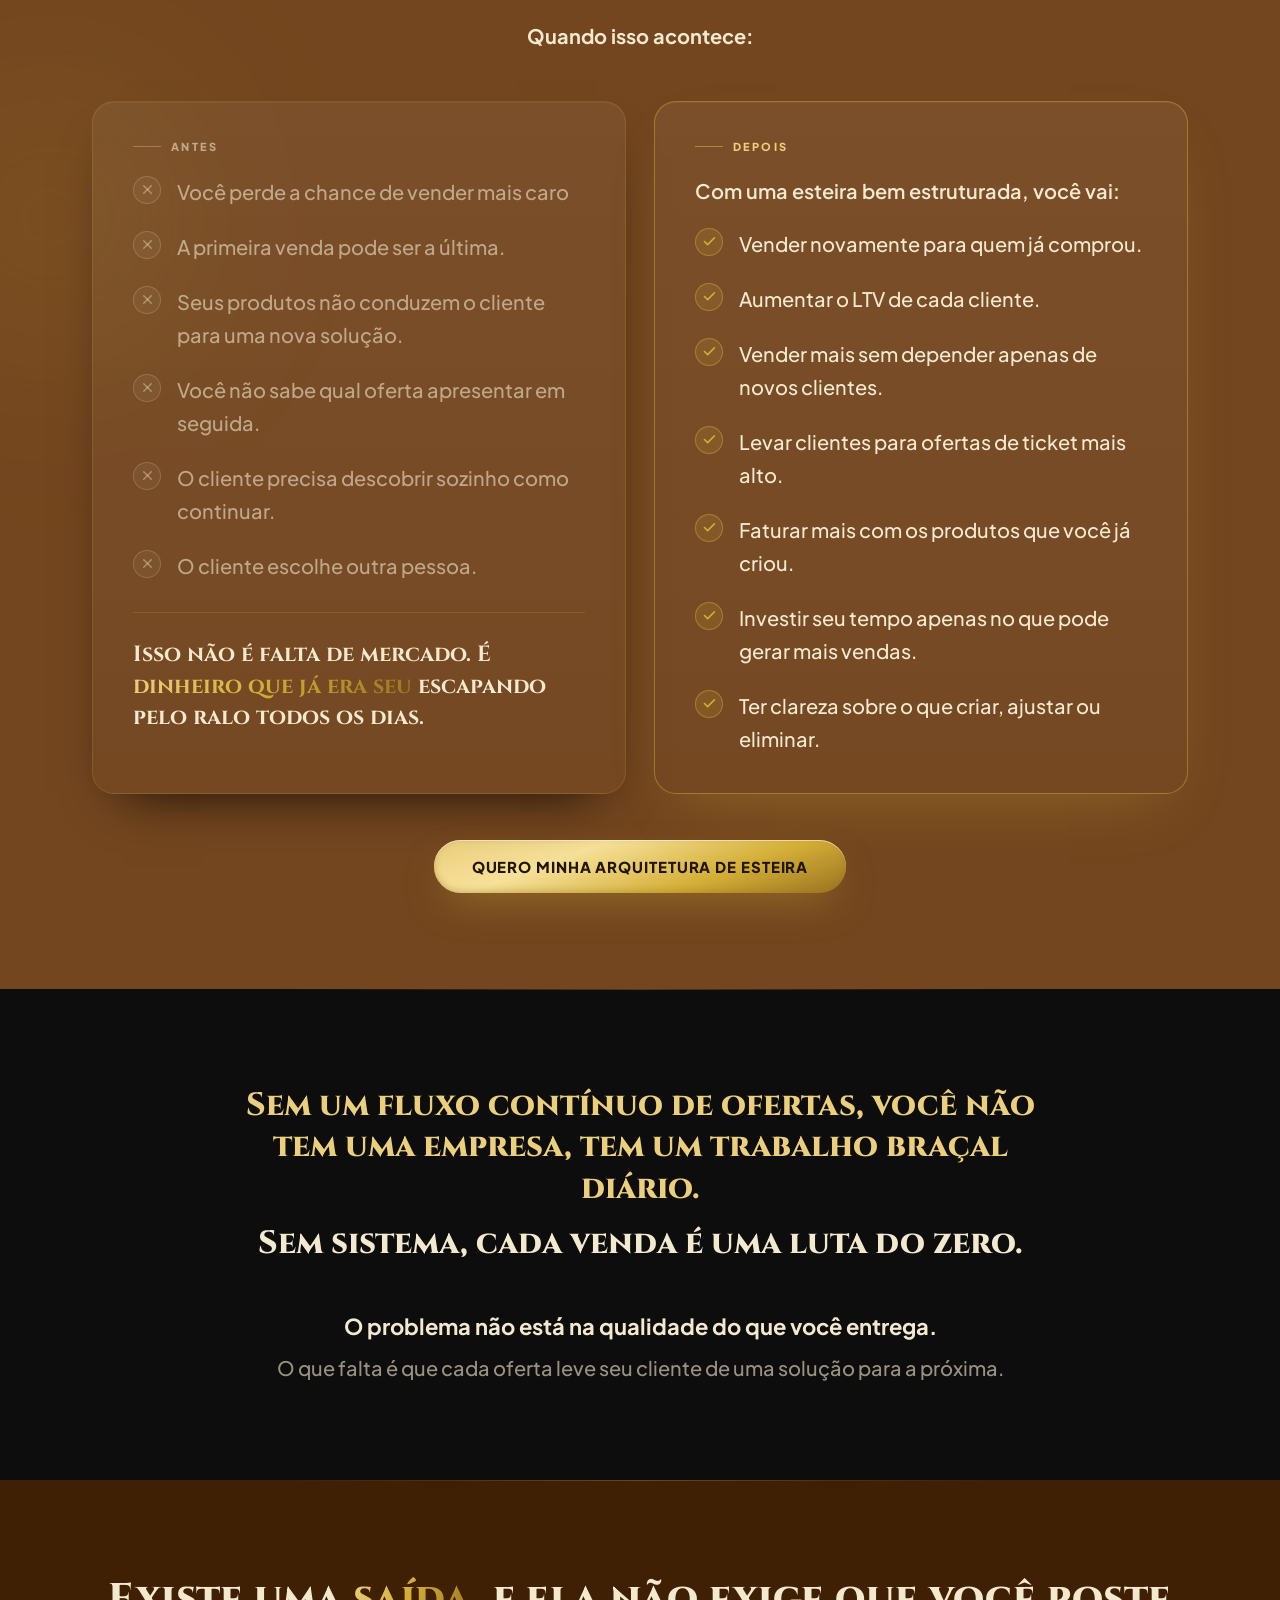
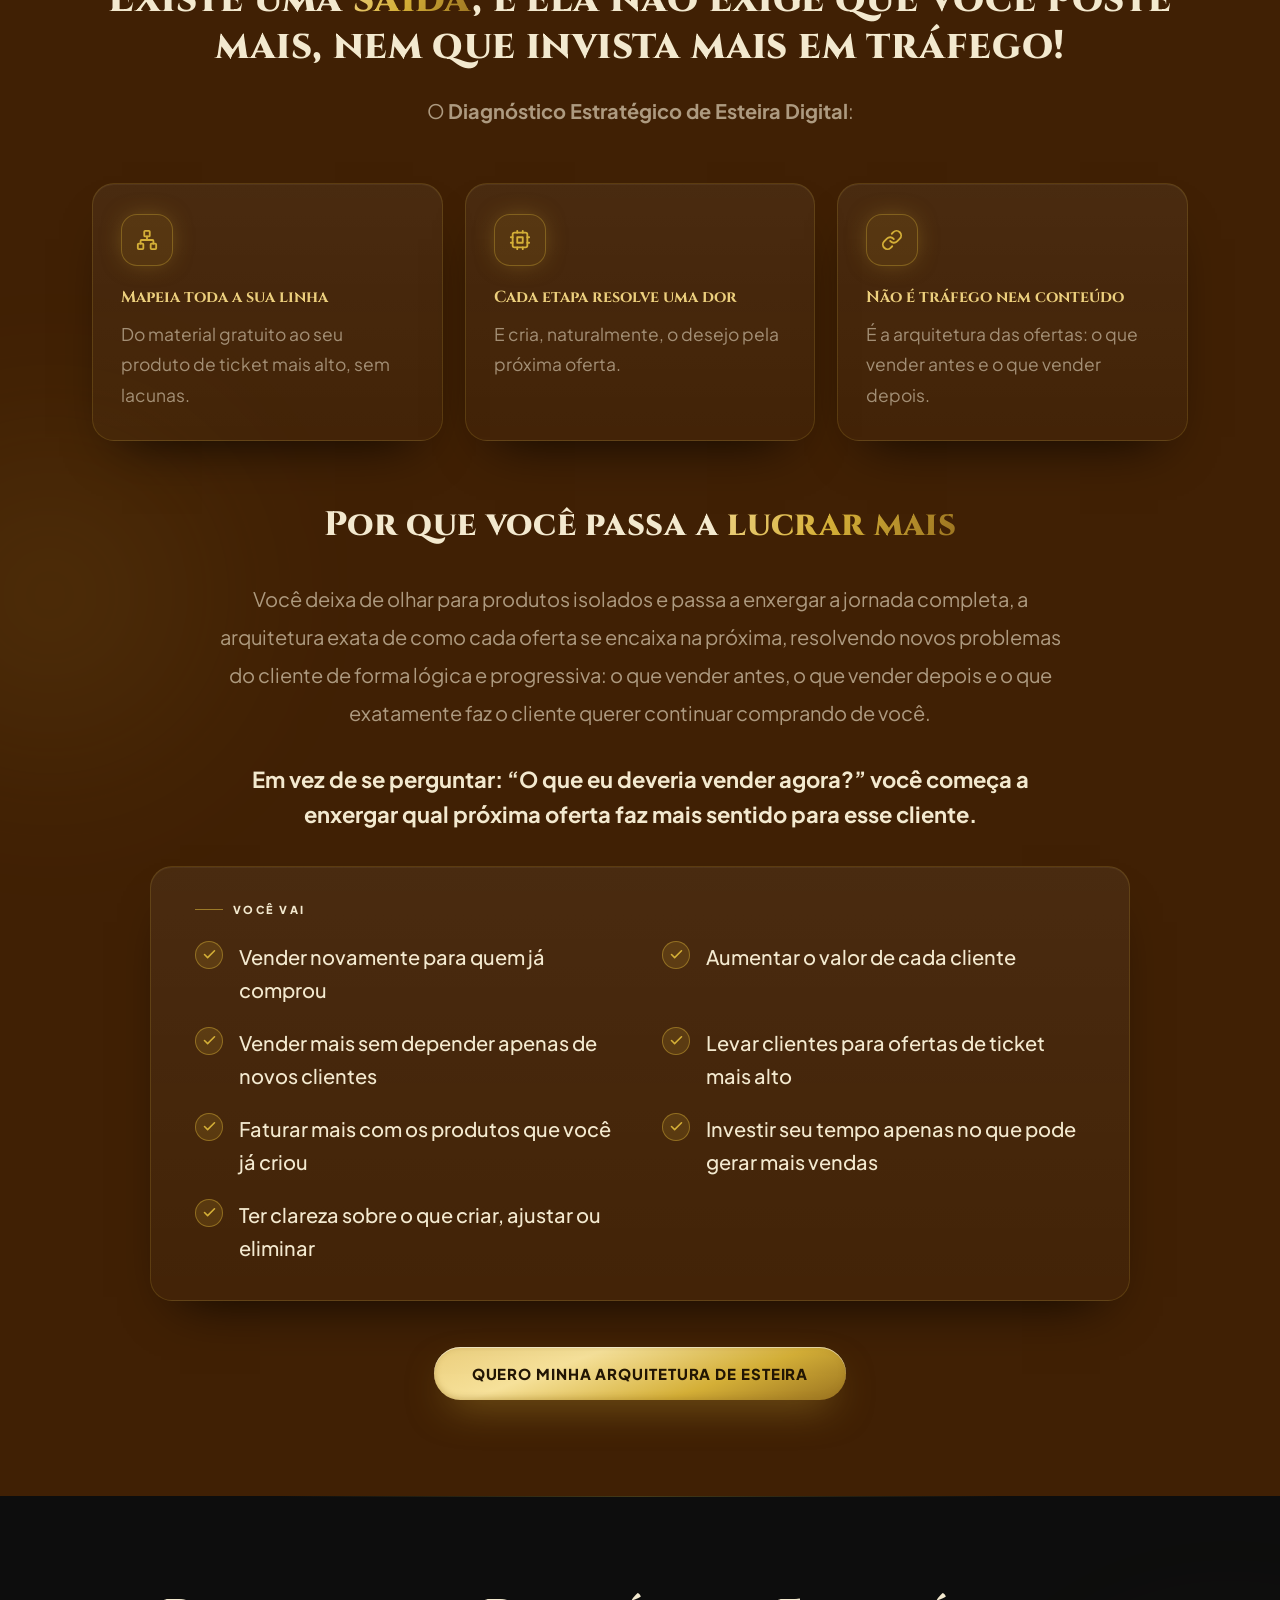
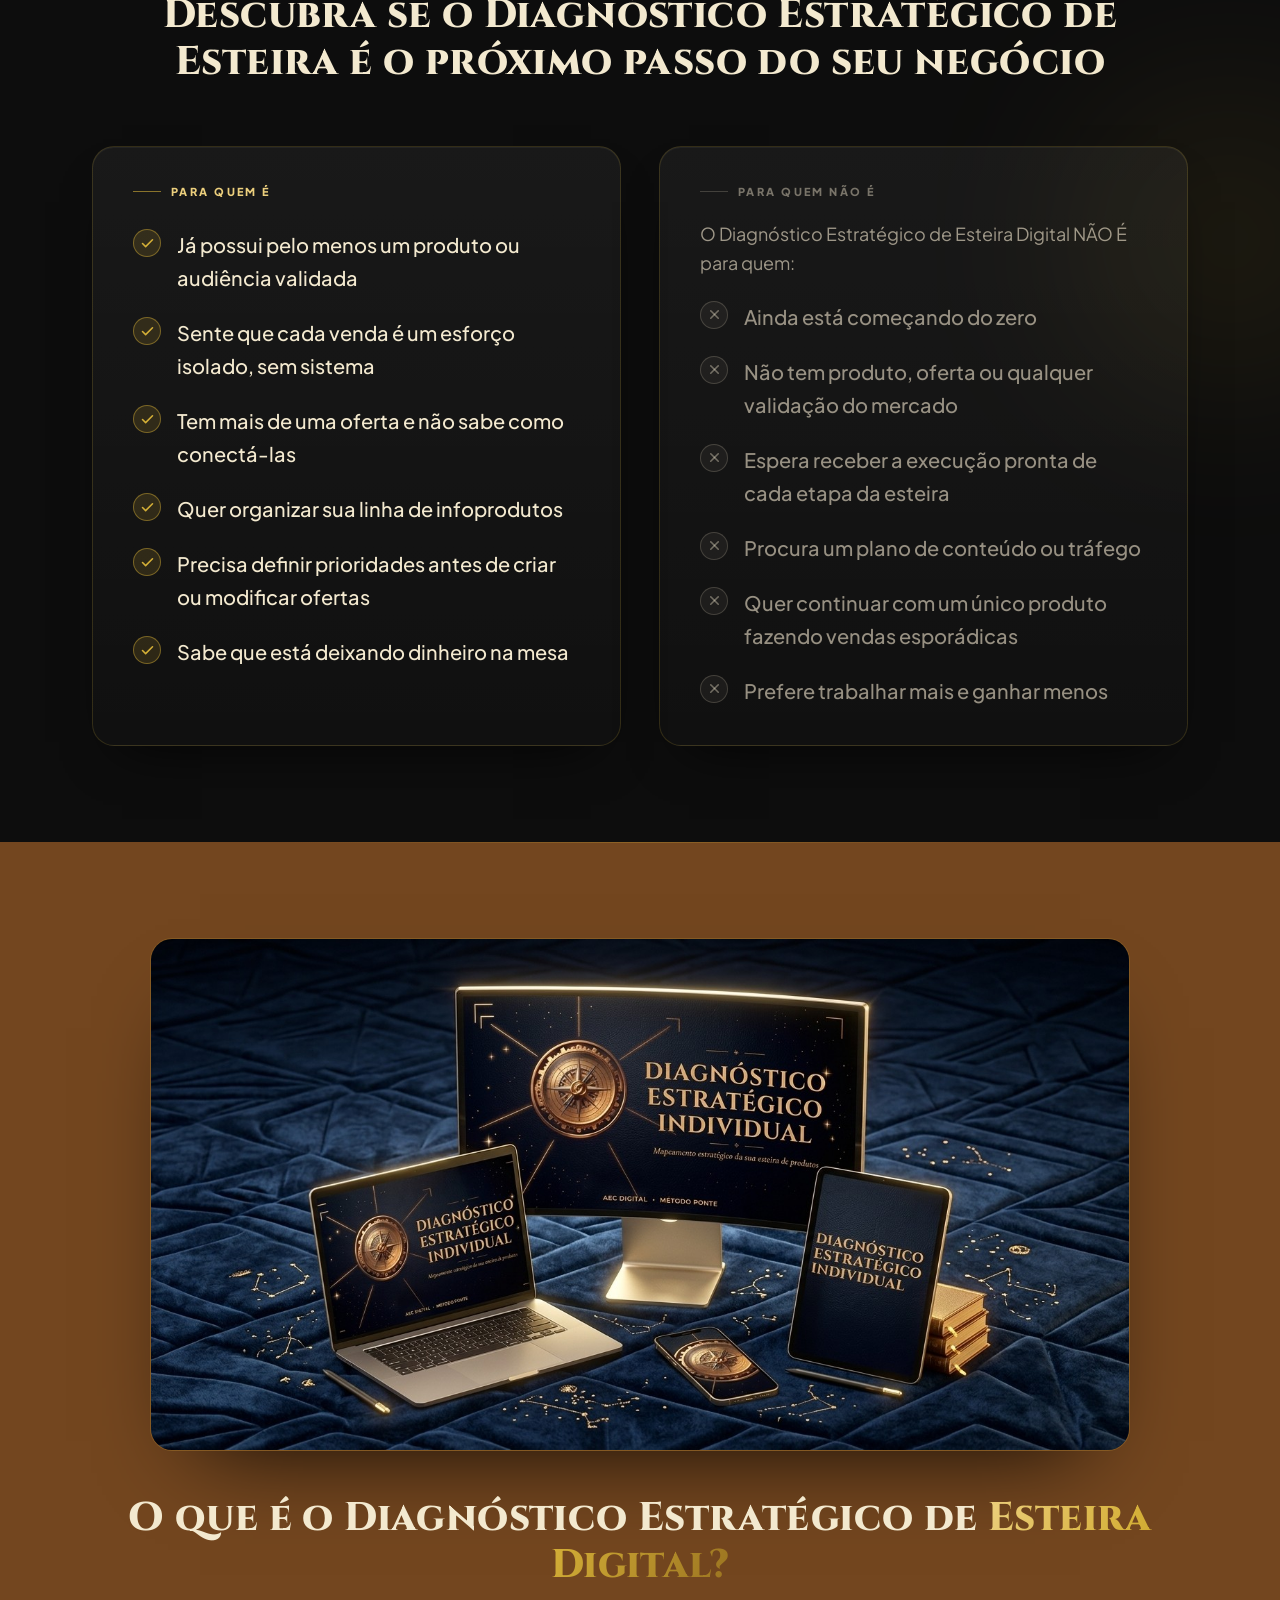
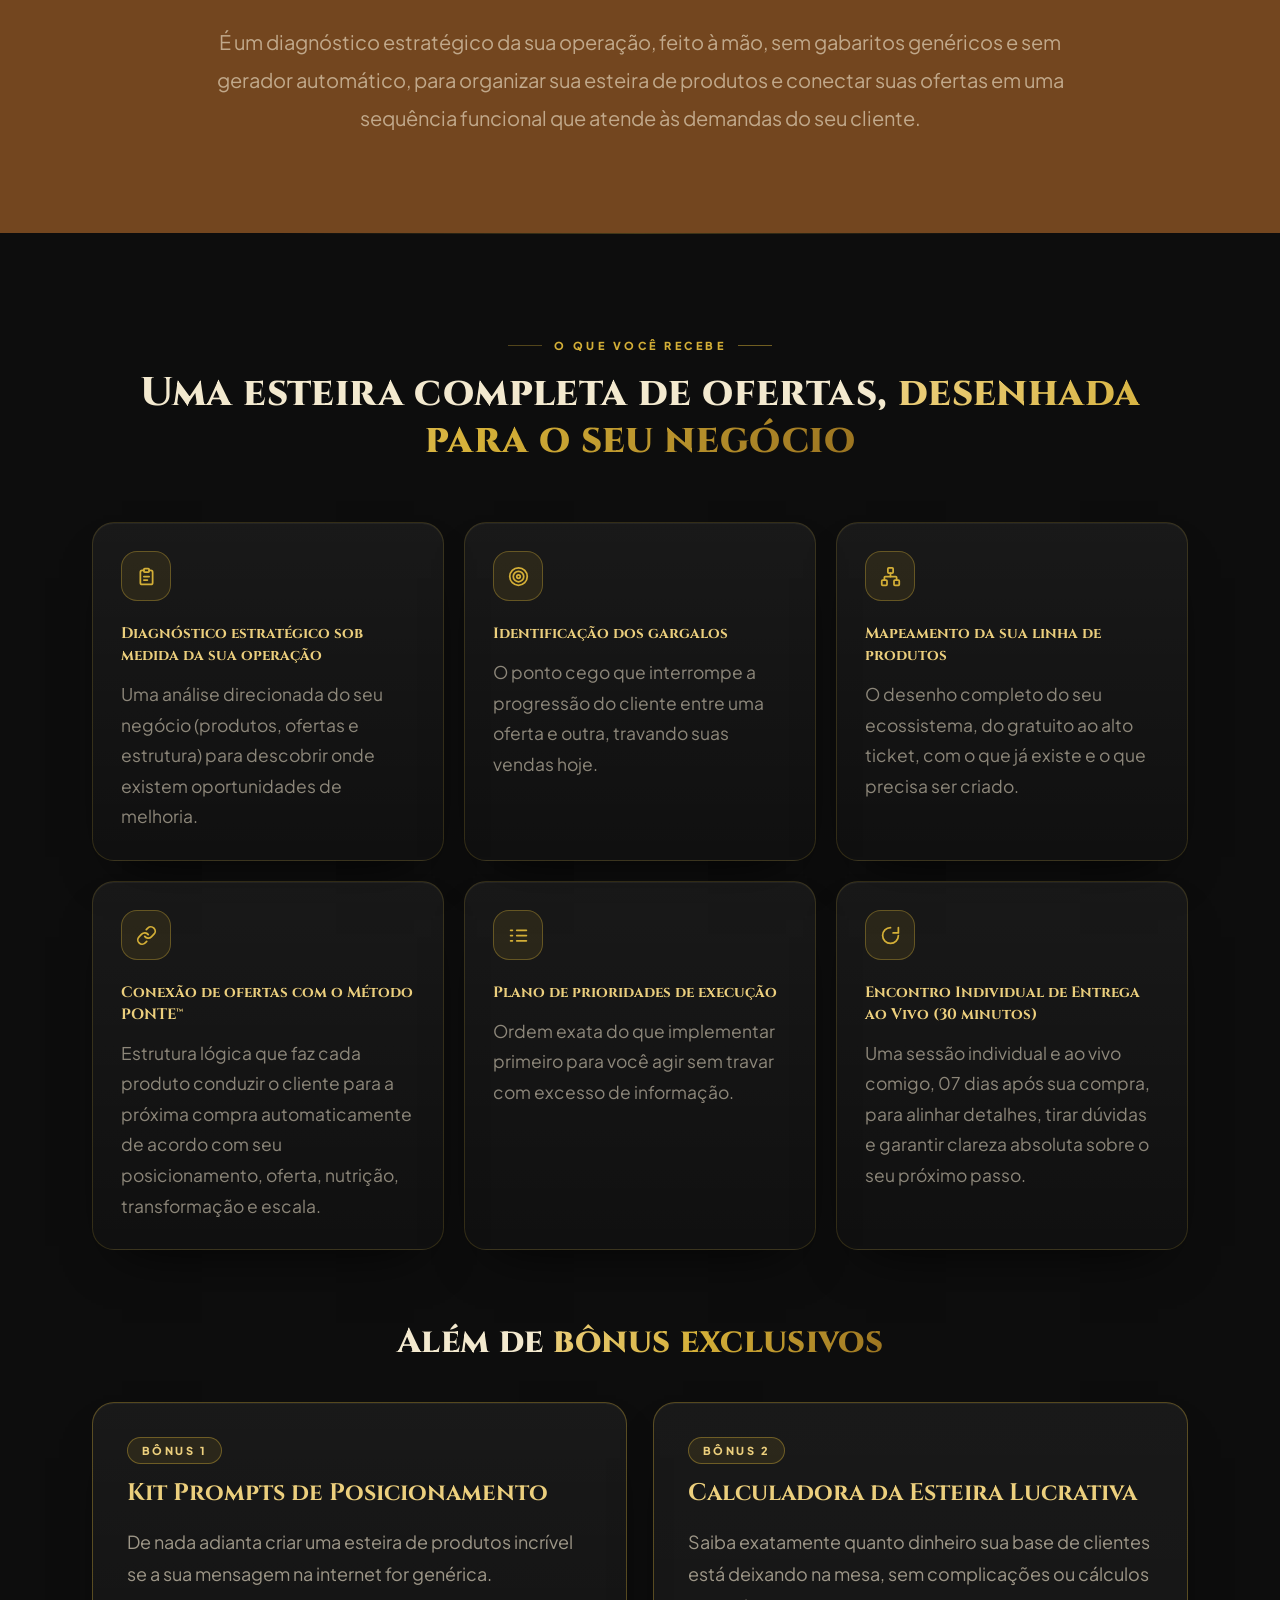
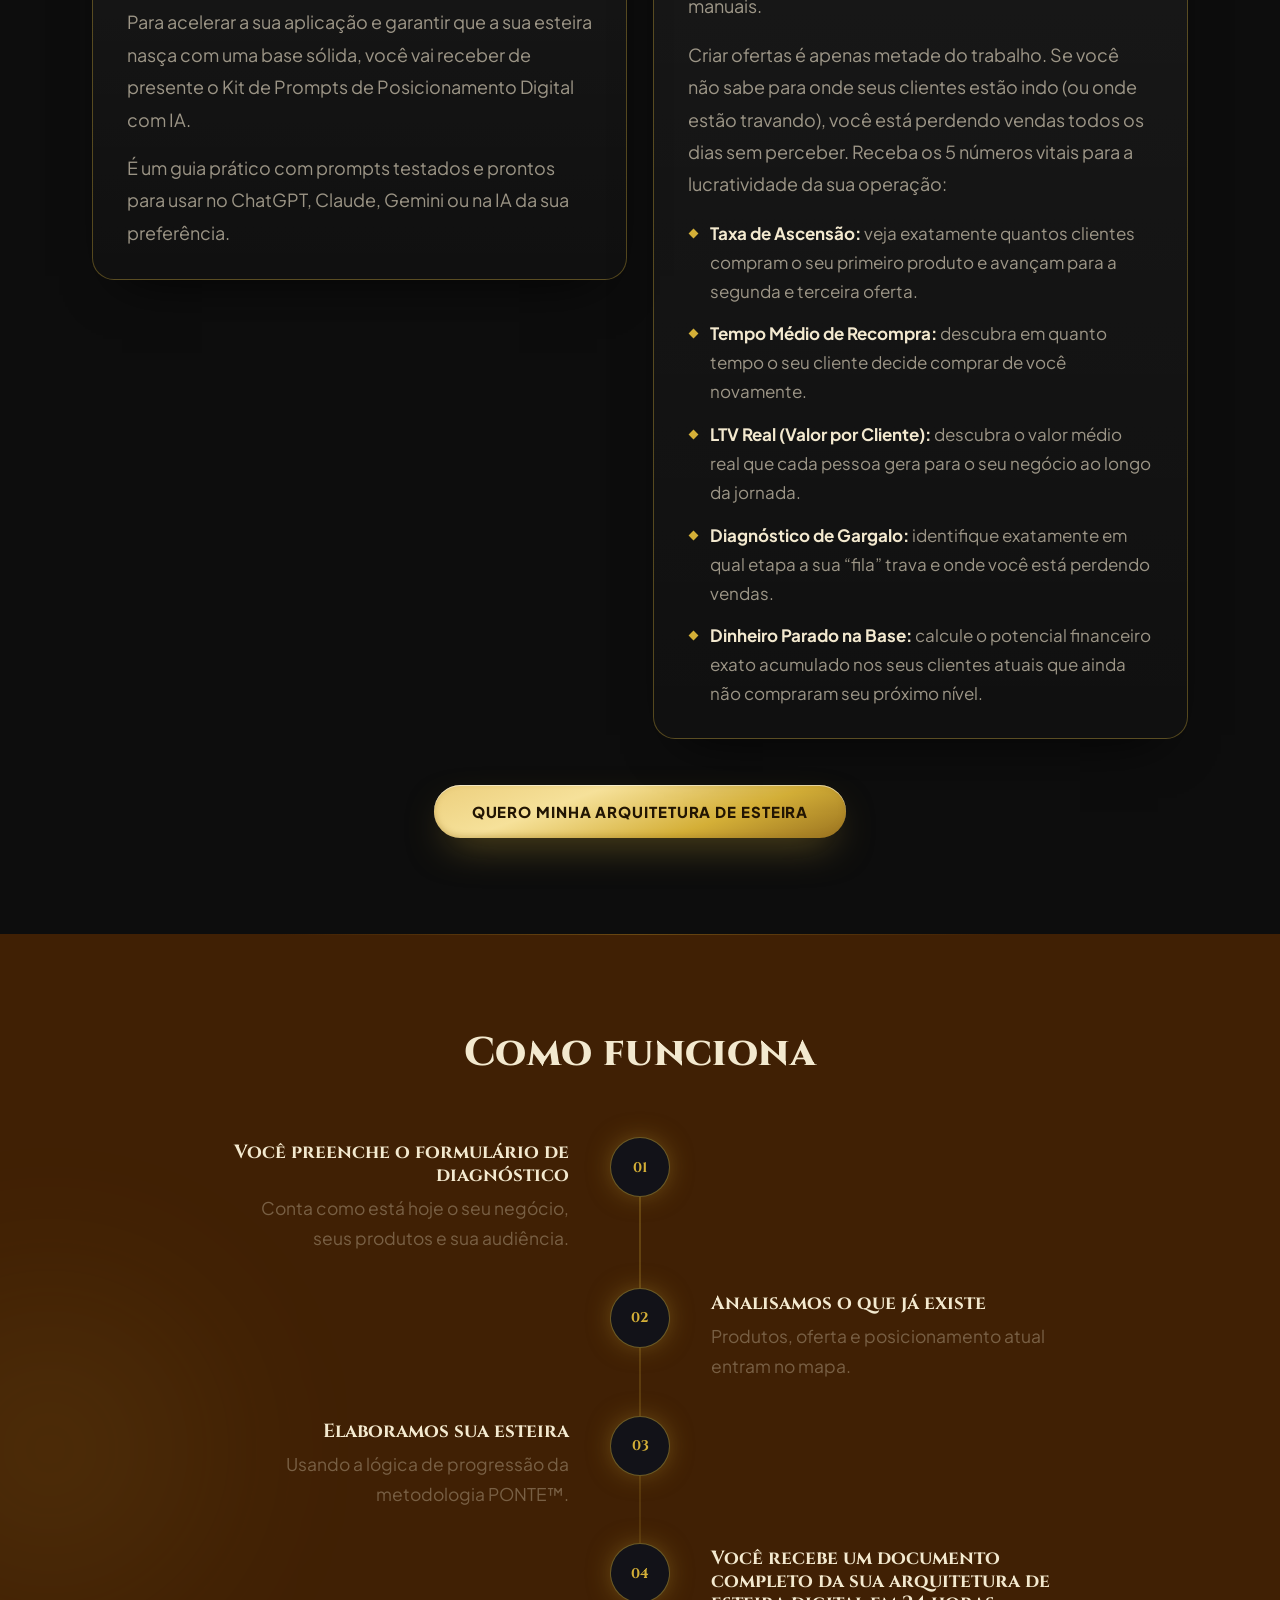
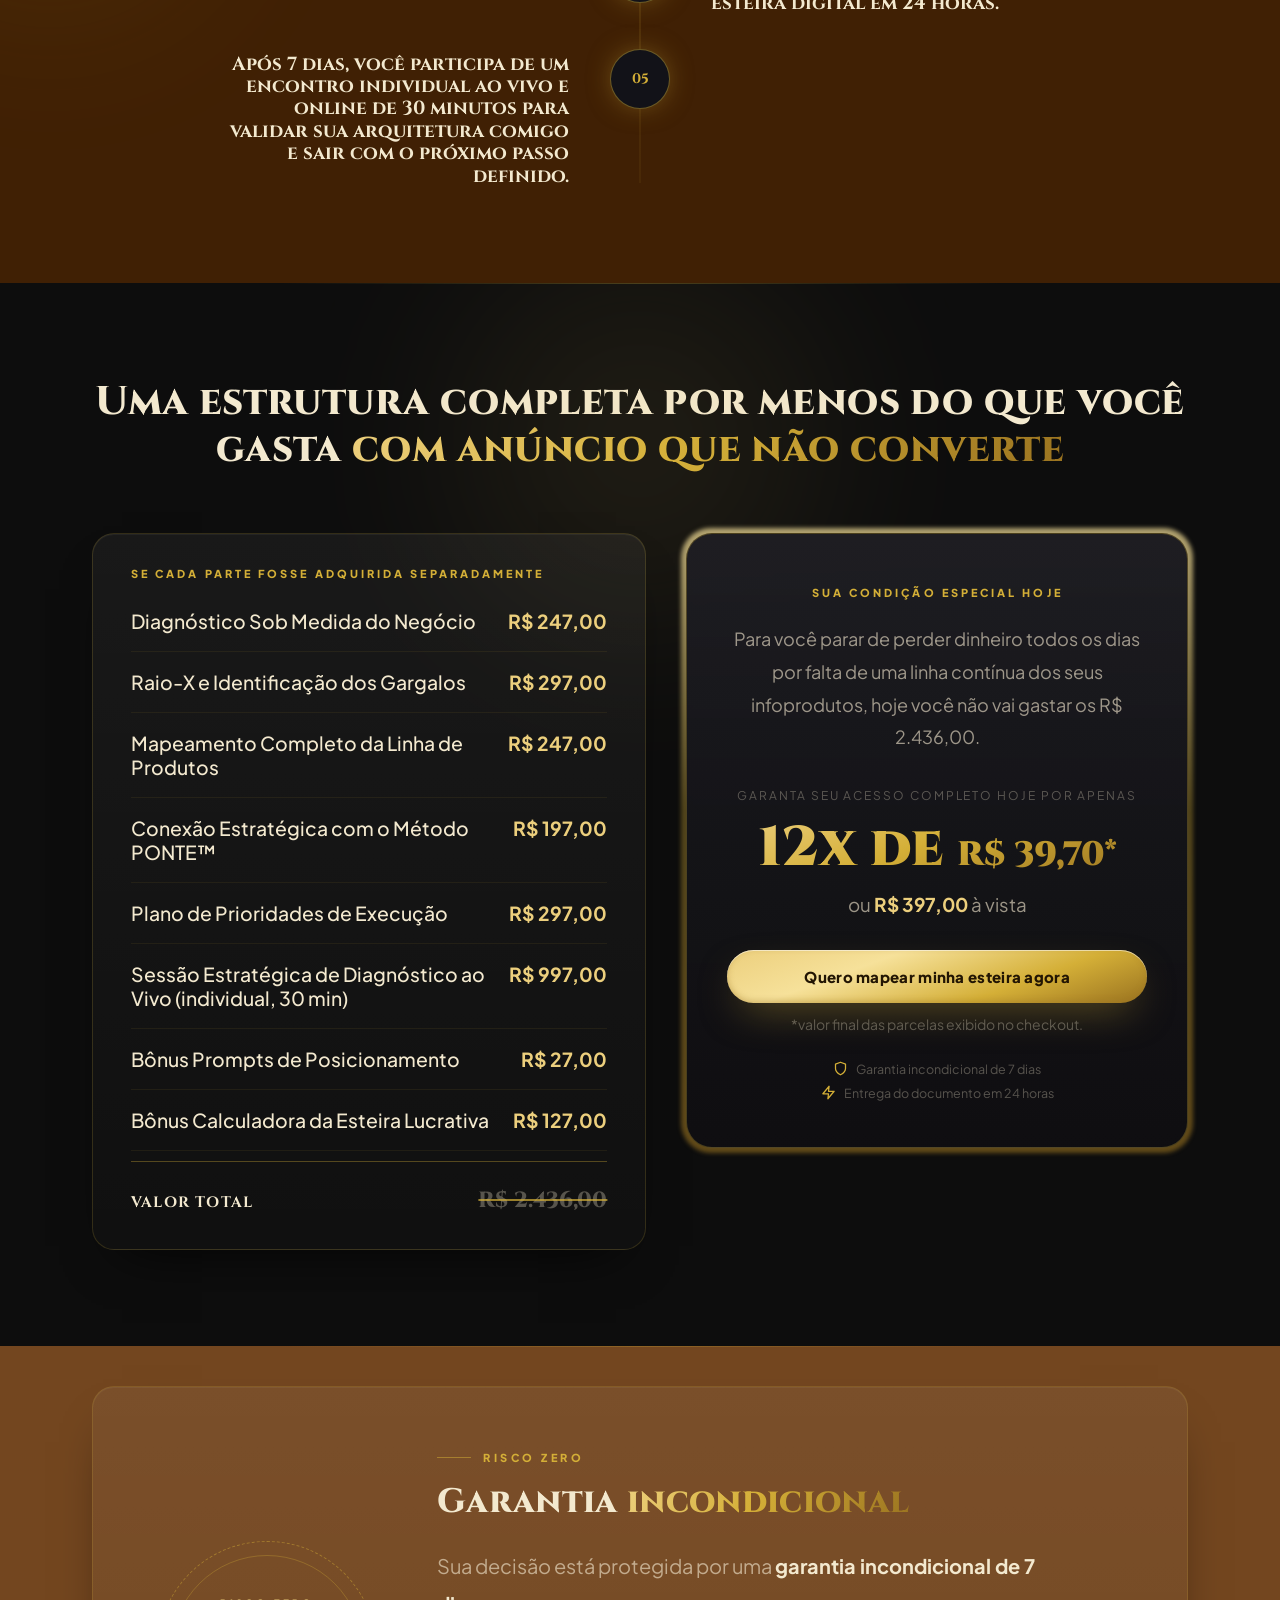
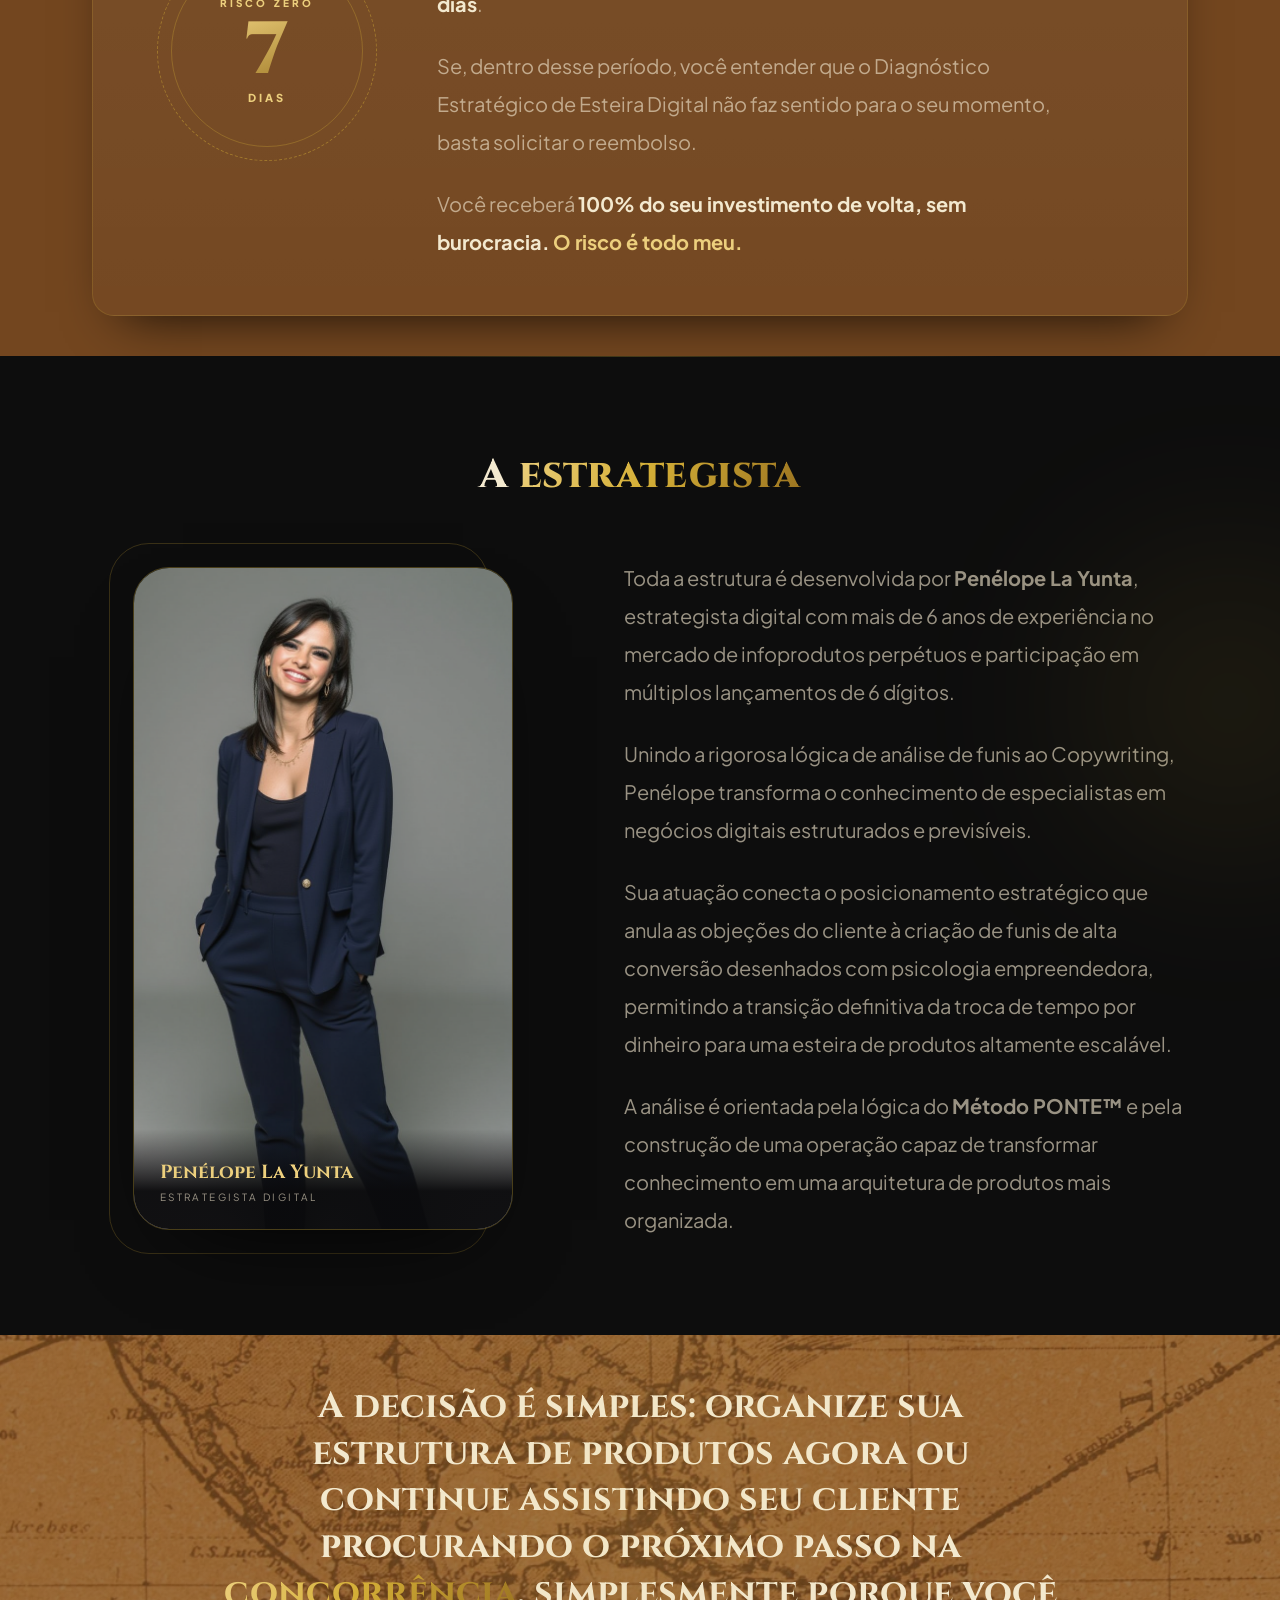
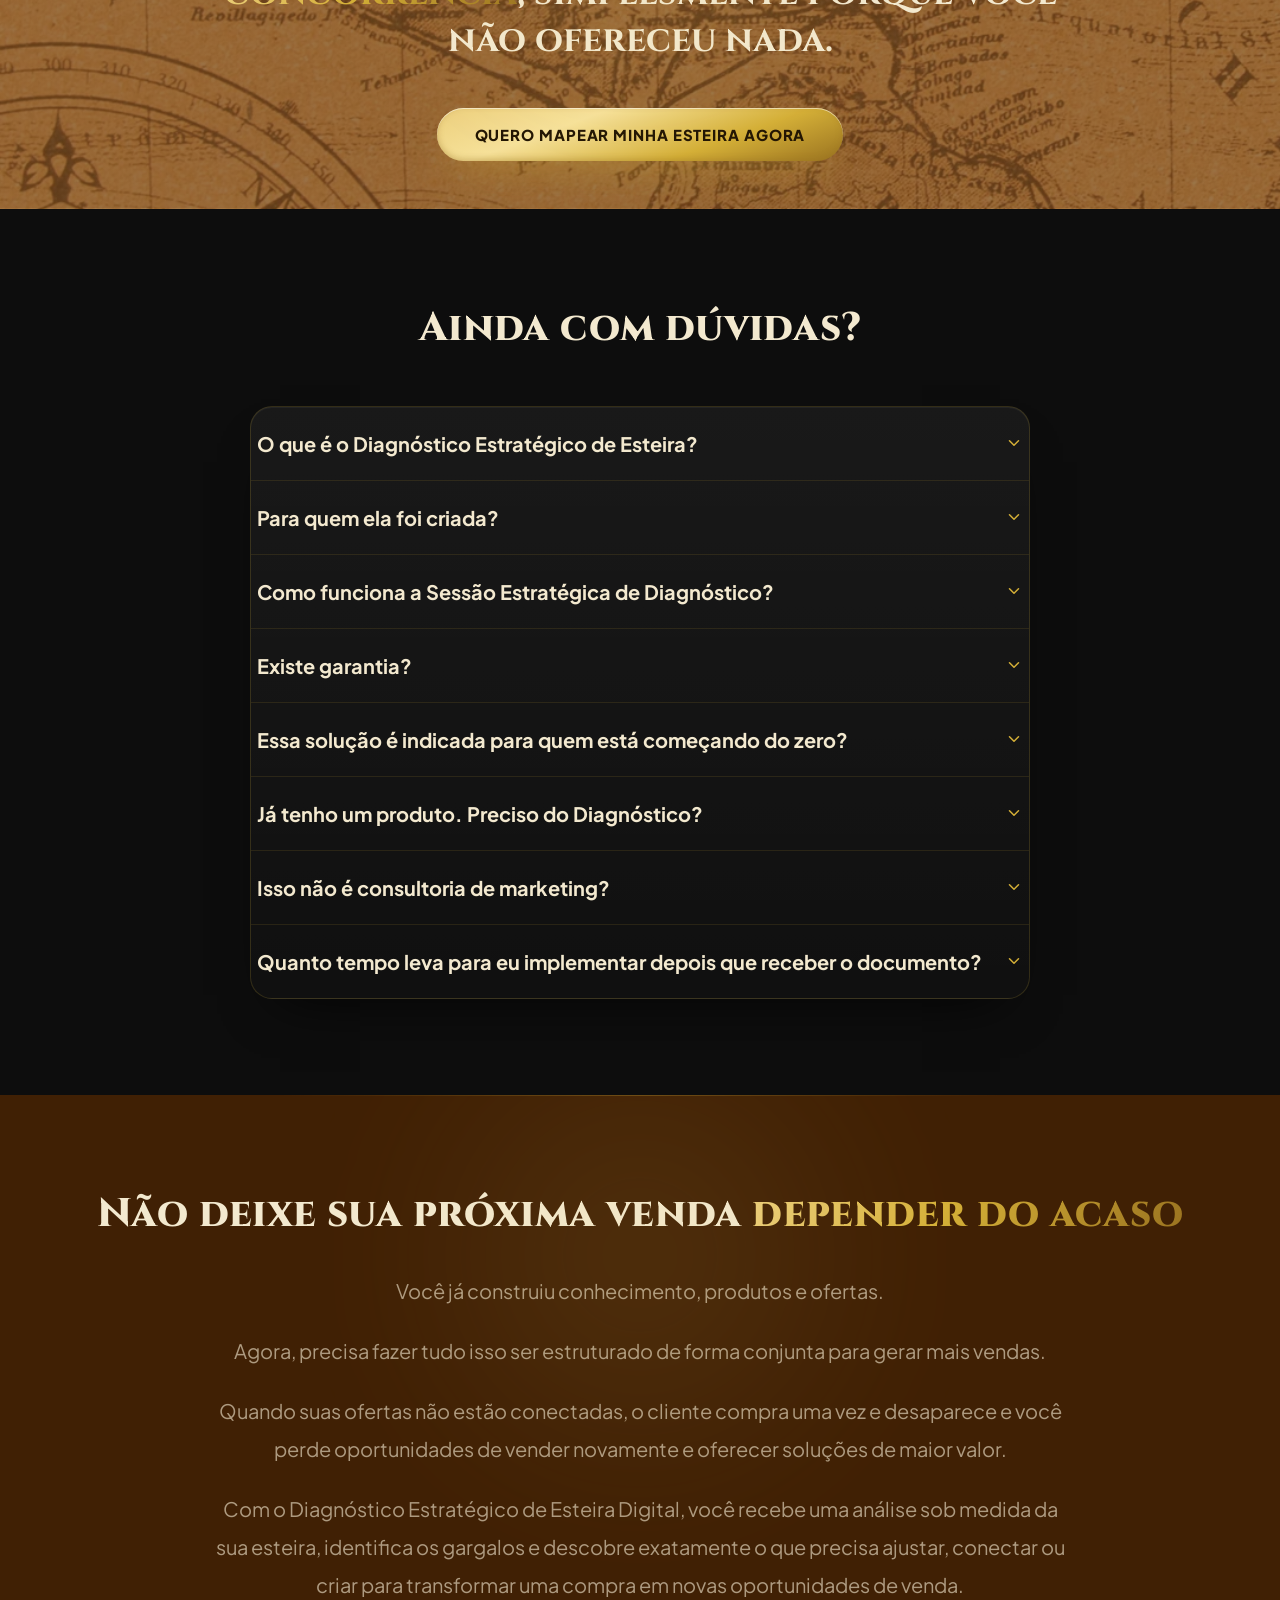
<file: esteira/index.html>
<!DOCTYPE html>
<html lang="pt-BR">
<head>
  <meta charset="UTF-8" />
  <meta name="viewport" content="width=device-width, initial-scale=1.0" />
  <title>Arquitetura de Esteira Digital - Diagnóstico Estratégico | Penélope La Yunta</title>
  <meta name="description"
    content="Estruture sua esteira de infoprodutos e venda mais para cada cliente. Diagnóstico estratégico sob medida e sessão individual ao vivo para mapear sua linha de infoprodutos." />
  <link rel="preload" href="/esteira/fonts/cinzel-latin.woff2" as="font" type="font/woff2" crossorigin>
  <link rel="preload" href="/esteira/fonts/plus-jakarta-sans-latin.woff2" as="font" type="font/woff2" crossorigin>
  <link rel="stylesheet" href="/esteira/style.css" />
</head>
<body>

  <!-- NAV -->
  <header class="site-nav">
    <div class="container inner">
      <a class="brand" href="#inicio">
        <strong>Penélope La Yunta</strong>
        <small>Arquitetura de Esteira Digital</small>
      </a>
      <a class="btn-gold small" href="#oferta">Quero minha esteira</a>
    </div>
  </header>

  <main>

    <!-- HERO -->
    <section id="inicio" class="hero">
      <div class="glow g1"></div>
      <div class="glow g2"></div>
      <div class="container grid">
        <div>
          <p class="hero-product">Arquitetura de Esteira Digital - Diagnóstico Estratégico</p>
          <span class="hero-badge">Mapeamento da sua linha de infoprodutos com sessão individual ao vivo</span>
          <h1>Estruture sua esteira de infoprodutos e <span class="gold-text">venda mais para cada cliente</span></h1>
          <p class="hero-sub">Enquanto você corre atrás de novos clientes, está perdendo vendas de quem te conhece, confia e já comprou de você.</p>
          <p class="hero-copy">Receba um diagnóstico sob medida e uma sessão individual ao vivo comigo para ter uma estrutura exata do que ajustar, conectar e criar na sua esteira.</p>
          <a class="btn-gold" href="#oferta">Quero minha Arquitetura de Esteira</a>
        </div>

        <div class="hero-media">
          <div class="glow" style="background: radial-gradient(circle, rgba(212,175,55,.35), transparent 65%); width:320px;height:320px;top:-40px;right:-30px;filter:blur(60px);"></div>
          <div class="ring"></div>
          <div class="frame">
            <img src="/esteira/images/hero-penelope.jpg" width="784" height="1372" alt="Penélope La Yunta sorridente, estrategista de esteira de infoprodutos" />
          </div>
          <div class="shade"></div>
        </div>
      </div>
    </section>

    <!-- VOCÊ ATÉ VENDE -->
    <section class="section tone-brown">
      <div class="glow g3"></div>
      <div class="container">
        <div class="lead-block">
          <p class="big-line">Você até vende no digital, mas sabe que poderia vender muito mais!</p>
          <p class="big-line">O que falta é uma estrutura que faça uma venda abrir caminho para a próxima.</p>
          <p class="strong-line">A Arquitetura de Esteira Digital mapeia, com você, cada produto do seu negócio, do gratuito ao alto ticket, numa sequência lógica de progressão.</p>
          <p class="plain-line">Em menos de 24 horas, você sai com o documento completo e dentro de uma semana já marca um encontro individual ao vivo e online para tirar dúvidas.</p>
          <ul class="hero-perks perks-row">
            <li>
              <span class="dot"><svg viewBox="0 0 24 24" fill="none" stroke-width="2" stroke-linecap="round" stroke-linejoin="round"><circle cx="12" cy="12" r="10"/><polyline points="12 6 12 12 16 14"/></svg></span>
              Entrega da esteira em 24 horas
            </li>
            <li>
              <span class="dot"><svg viewBox="0 0 24 24" fill="none" stroke-width="2" stroke-linecap="round" stroke-linejoin="round"><polygon points="23 7 16 12 23 17 23 7"/><rect x="1" y="5" width="15" height="14" rx="2" ry="2"/></svg></span>
              Encontro individual ao vivo e online
            </li>
          </ul>
        </div>
      </div>
    </section>

    <!-- MOCKUP + PERDENDO VENDAS -->
    <section class="section tone-black">
      <div class="container">
        <div class="mockup">
          <img src="/esteira/images/mockup-diagnostico.webp" width="1200" height="628" loading="lazy" alt="Mockup do Diagnóstico Estratégico Individual em computador, notebook, tablet e celular" />
        </div>
        <div class="copy-block center wide">
          <p><strong>Enquanto você corre atrás de novos clientes, está perdendo vendas de quem te conhece, confia e já comprou de você.</strong></p>
          <p><strong>Conheça o caminho que conduz cada cliente da primeira compra às próximas ofertas de maior valor.</strong></p>
          <p><strong>Receba um diagnóstico estratégico personalizado e participe de uma Sessão ao vivo comigo, para sair com a estrutura exata do que precisa ser ajustado, conectado ou criado na sua esteira de infoprodutos.</strong></p>
        </div>
        <div class="center-cta">
          <a class="btn-gold" href="#oferta">Quero estruturar minha esteira agora</a>
        </div>
      </div>
    </section>

    <!-- ANTES X DEPOIS -->
    <section class="section tone-brown2">
      <div class="glow g2"></div>
      <div class="container">
        <div class="head">
          <h2 class="title">Transforme vendas isoladas em uma <span class="gold-text">jornada de ofertas conectadas</span></h2>
        </div>
        <div class="copy-block center wide">
          <p>Você pode ter uma boa oferta, uma audiência interessada e clientes que confiam no seu trabalho.</p>
          <p>Ainda assim, sua operação pode funcionar como uma coleção de produtos independentes, sem uma sequência clara, sem progressão e sem um próximo passo definido para quem já comprou de você.</p>
          <p><strong>Quando isso acontece:</strong></p>
        </div>

        <div class="ba-grid">
          <div class="glass ba-card before">
            <p class="list-head">Antes</p>
            <ul class="bullet-list no">
              <li><span class="ico"><svg viewBox="0 0 24 24" fill="none" stroke="currentColor" stroke-width="2.5" stroke-linecap="round" stroke-linejoin="round"><line x1="18" y1="6" x2="6" y2="18"/><line x1="6" y1="6" x2="18" y2="18"/></svg></span><span>Você perde a chance de vender mais caro</span></li>
              <li><span class="ico"><svg viewBox="0 0 24 24" fill="none" stroke="currentColor" stroke-width="2.5" stroke-linecap="round" stroke-linejoin="round"><line x1="18" y1="6" x2="6" y2="18"/><line x1="6" y1="6" x2="18" y2="18"/></svg></span><span>A primeira venda pode ser a última.</span></li>
              <li><span class="ico"><svg viewBox="0 0 24 24" fill="none" stroke="currentColor" stroke-width="2.5" stroke-linecap="round" stroke-linejoin="round"><line x1="18" y1="6" x2="6" y2="18"/><line x1="6" y1="6" x2="18" y2="18"/></svg></span><span>Seus produtos não conduzem o cliente para uma nova solução.</span></li>
              <li><span class="ico"><svg viewBox="0 0 24 24" fill="none" stroke="currentColor" stroke-width="2.5" stroke-linecap="round" stroke-linejoin="round"><line x1="18" y1="6" x2="6" y2="18"/><line x1="6" y1="6" x2="18" y2="18"/></svg></span><span>Você não sabe qual oferta apresentar em seguida.</span></li>
              <li><span class="ico"><svg viewBox="0 0 24 24" fill="none" stroke="currentColor" stroke-width="2.5" stroke-linecap="round" stroke-linejoin="round"><line x1="18" y1="6" x2="6" y2="18"/><line x1="6" y1="6" x2="18" y2="18"/></svg></span><span>O cliente precisa descobrir sozinho como continuar.</span></li>
              <li><span class="ico"><svg viewBox="0 0 24 24" fill="none" stroke="currentColor" stroke-width="2.5" stroke-linecap="round" stroke-linejoin="round"><line x1="18" y1="6" x2="6" y2="18"/><line x1="6" y1="6" x2="18" y2="18"/></svg></span><span>O cliente escolhe outra pessoa.</span></li>
            </ul>
            <p class="ba-note">Isso não é falta de mercado. É <span class="gold-text">dinheiro que já era seu</span> escapando pelo ralo todos os dias.</p>
          </div>

          <div class="glass ba-card after">
            <p class="list-head">Depois</p>
            <p class="ba-lead">Com uma esteira bem estruturada, você vai:</p>
            <ul class="bullet-list yes">
              <li><span class="ico"><svg viewBox="0 0 24 24" fill="none" stroke="currentColor" stroke-width="2.5" stroke-linecap="round" stroke-linejoin="round"><polyline points="20 6 9 17 4 12"/></svg></span><span>Vender novamente para quem já comprou.</span></li>
              <li><span class="ico"><svg viewBox="0 0 24 24" fill="none" stroke="currentColor" stroke-width="2.5" stroke-linecap="round" stroke-linejoin="round"><polyline points="20 6 9 17 4 12"/></svg></span><span>Aumentar o LTV de cada cliente.</span></li>
              <li><span class="ico"><svg viewBox="0 0 24 24" fill="none" stroke="currentColor" stroke-width="2.5" stroke-linecap="round" stroke-linejoin="round"><polyline points="20 6 9 17 4 12"/></svg></span><span>Vender mais sem depender apenas de novos clientes.</span></li>
              <li><span class="ico"><svg viewBox="0 0 24 24" fill="none" stroke="currentColor" stroke-width="2.5" stroke-linecap="round" stroke-linejoin="round"><polyline points="20 6 9 17 4 12"/></svg></span><span>Levar clientes para ofertas de ticket mais alto.</span></li>
              <li><span class="ico"><svg viewBox="0 0 24 24" fill="none" stroke="currentColor" stroke-width="2.5" stroke-linecap="round" stroke-linejoin="round"><polyline points="20 6 9 17 4 12"/></svg></span><span>Faturar mais com os produtos que você já criou.</span></li>
              <li><span class="ico"><svg viewBox="0 0 24 24" fill="none" stroke="currentColor" stroke-width="2.5" stroke-linecap="round" stroke-linejoin="round"><polyline points="20 6 9 17 4 12"/></svg></span><span>Investir seu tempo apenas no que pode gerar mais vendas.</span></li>
              <li><span class="ico"><svg viewBox="0 0 24 24" fill="none" stroke="currentColor" stroke-width="2.5" stroke-linecap="round" stroke-linejoin="round"><polyline points="20 6 9 17 4 12"/></svg></span><span>Ter clareza sobre o que criar, ajustar ou eliminar.</span></li>
            </ul>
          </div>
        </div>

        <div class="center-cta">
          <a class="btn-gold" href="#oferta">Quero minha Arquitetura de Esteira</a>
        </div>
      </div>
    </section>

    <!-- SEM FLUXO CONTÍNUO -->
    <section class="section tone-black">
      <div class="container">
        <div class="statement">
          <p class="st-big">Sem um fluxo contínuo de ofertas, você não tem uma empresa, tem um trabalho braçal diário.</p>
          <p class="st-big">Sem sistema, cada venda é uma luta do zero.</p>
          <p class="st-line">O problema não está na qualidade do que você entrega.</p>
          <p class="st-line">O que falta é que cada oferta leve seu cliente de uma solução para a próxima.</p>
        </div>
      </div>
    </section>

    <!-- EXISTE UMA SAÍDA -->
    <section class="section tone-brown">
      <div class="glow g2"></div>
      <div class="container">
        <div class="head">
          <h2 class="title">Existe uma <span class="gold-text">saída</span>, e ela não exige que você poste mais, nem que invista mais em tráfego!</h2>
          <p class="lede">O <strong>Diagnóstico Estratégico de Esteira Digital</strong>:</p>
        </div>

        <div class="pillars">
          <div class="glass pillar">
            <span class="ico"><svg viewBox="0 0 24 24" fill="none" stroke="currentColor" stroke-width="2" stroke-linecap="round" stroke-linejoin="round"><rect x="16" y="16" width="6" height="6" rx="1"/><rect x="2" y="16" width="6" height="6" rx="1"/><rect x="9" y="2" width="6" height="6" rx="1"/><path d="M5 16v-3a1 1 0 0 1 1-1h12a1 1 0 0 1 1 1v3"/><path d="M12 12V8"/></svg></span>
            <h3>Mapeia toda a sua linha</h3>
            <p>Do material gratuito ao seu produto de ticket mais alto, sem lacunas.</p>
          </div>
          <div class="glass pillar">
            <span class="ico"><svg viewBox="0 0 24 24" fill="none" stroke="currentColor" stroke-width="2" stroke-linecap="round" stroke-linejoin="round"><rect x="4" y="4" width="16" height="16" rx="2"/><rect x="9" y="9" width="6" height="6"/><path d="M9 2v2M15 2v2M9 20v2M15 20v2M2 9h2M2 15h2M20 9h2M20 15h2"/></svg></span>
            <h3>Cada etapa resolve uma dor</h3>
            <p>E cria, naturalmente, o desejo pela próxima oferta.</p>
          </div>
          <div class="glass pillar">
            <span class="ico"><svg viewBox="0 0 24 24" fill="none" stroke="currentColor" stroke-width="2" stroke-linecap="round" stroke-linejoin="round"><path d="M10 13a5 5 0 0 0 7.54.54l3-3a5 5 0 0 0-7.07-7.07l-1.72 1.71"/><path d="M14 11a5 5 0 0 0-7.54-.54l-3 3a5 5 0 0 0 7.07 7.07l1.71-1.71"/></svg></span>
            <h3>Não é tráfego nem conteúdo</h3>
            <p>É a arquitetura das ofertas: o que vender antes e o que vender depois.</p>
          </div>
        </div>

        <div class="head why-head">
          <h2 class="title md">Por que você passa a <span class="gold-text">lucrar mais</span></h2>
        </div>
        <div class="copy-block center wide">
          <p>Você deixa de olhar para produtos isolados e passa a enxergar a jornada completa, a arquitetura exata de como cada oferta se encaixa na próxima, resolvendo novos problemas do cliente de forma lógica e progressiva: o que vender antes, o que vender depois e o que exatamente faz o cliente querer continuar comprando de você.</p>
        </div>
        <p class="emph">Em vez de se perguntar: “O que eu deveria vender agora?” você começa a enxergar qual próxima oferta faz mais sentido para esse cliente.</p>

        <div class="glass check-card">
          <p class="list-head">Você vai</p>
          <ul class="bullet-list yes">
            <li><span class="ico"><svg viewBox="0 0 24 24" fill="none" stroke="currentColor" stroke-width="2.5" stroke-linecap="round" stroke-linejoin="round"><polyline points="20 6 9 17 4 12"/></svg></span><span>Vender novamente para quem já comprou</span></li>
            <li><span class="ico"><svg viewBox="0 0 24 24" fill="none" stroke="currentColor" stroke-width="2.5" stroke-linecap="round" stroke-linejoin="round"><polyline points="20 6 9 17 4 12"/></svg></span><span>Aumentar o valor de cada cliente</span></li>
            <li><span class="ico"><svg viewBox="0 0 24 24" fill="none" stroke="currentColor" stroke-width="2.5" stroke-linecap="round" stroke-linejoin="round"><polyline points="20 6 9 17 4 12"/></svg></span><span>Vender mais sem depender apenas de novos clientes</span></li>
            <li><span class="ico"><svg viewBox="0 0 24 24" fill="none" stroke="currentColor" stroke-width="2.5" stroke-linecap="round" stroke-linejoin="round"><polyline points="20 6 9 17 4 12"/></svg></span><span>Levar clientes para ofertas de ticket mais alto</span></li>
            <li><span class="ico"><svg viewBox="0 0 24 24" fill="none" stroke="currentColor" stroke-width="2.5" stroke-linecap="round" stroke-linejoin="round"><polyline points="20 6 9 17 4 12"/></svg></span><span>Faturar mais com os produtos que você já criou</span></li>
            <li><span class="ico"><svg viewBox="0 0 24 24" fill="none" stroke="currentColor" stroke-width="2.5" stroke-linecap="round" stroke-linejoin="round"><polyline points="20 6 9 17 4 12"/></svg></span><span>Investir seu tempo apenas no que pode gerar mais vendas</span></li>
            <li><span class="ico"><svg viewBox="0 0 24 24" fill="none" stroke="currentColor" stroke-width="2.5" stroke-linecap="round" stroke-linejoin="round"><polyline points="20 6 9 17 4 12"/></svg></span><span>Ter clareza sobre o que criar, ajustar ou eliminar</span></li>
          </ul>
        </div>

        <div class="center-cta">
          <a class="btn-gold" href="#oferta">Quero minha Arquitetura de Esteira</a>
        </div>
      </div>
    </section>

    <!-- PARA QUEM É / NÃO É -->
    <section class="section tone-black">
      <div class="glow g3"></div>
      <div class="container">
        <div class="head">
          <h2 class="title">Descubra se o Diagnóstico Estratégico de Esteira é o próximo passo do seu negócio</h2>
        </div>

        <div class="audience">
          <div class="glass yes">
            <p class="list-head">Para quem é</p>
            <ul class="bullet-list yes">
              <li><span class="ico"><svg viewBox="0 0 24 24" fill="none" stroke="currentColor" stroke-width="2.5" stroke-linecap="round" stroke-linejoin="round"><polyline points="20 6 9 17 4 12"/></svg></span><span>Já possui pelo menos um produto ou audiência validada</span></li>
              <li><span class="ico"><svg viewBox="0 0 24 24" fill="none" stroke="currentColor" stroke-width="2.5" stroke-linecap="round" stroke-linejoin="round"><polyline points="20 6 9 17 4 12"/></svg></span><span>Sente que cada venda é um esforço isolado, sem sistema</span></li>
              <li><span class="ico"><svg viewBox="0 0 24 24" fill="none" stroke="currentColor" stroke-width="2.5" stroke-linecap="round" stroke-linejoin="round"><polyline points="20 6 9 17 4 12"/></svg></span><span>Tem mais de uma oferta e não sabe como conectá-las</span></li>
              <li><span class="ico"><svg viewBox="0 0 24 24" fill="none" stroke="currentColor" stroke-width="2.5" stroke-linecap="round" stroke-linejoin="round"><polyline points="20 6 9 17 4 12"/></svg></span><span>Quer organizar sua linha de infoprodutos</span></li>
              <li><span class="ico"><svg viewBox="0 0 24 24" fill="none" stroke="currentColor" stroke-width="2.5" stroke-linecap="round" stroke-linejoin="round"><polyline points="20 6 9 17 4 12"/></svg></span><span>Precisa definir prioridades antes de criar ou modificar ofertas</span></li>
              <li><span class="ico"><svg viewBox="0 0 24 24" fill="none" stroke="currentColor" stroke-width="2.5" stroke-linecap="round" stroke-linejoin="round"><polyline points="20 6 9 17 4 12"/></svg></span><span>Sabe que está deixando dinheiro na mesa</span></li>
            </ul>
          </div>

          <div class="glass no">
            <p class="list-head">Para quem não é</p>
            <p class="aud-lead">O Diagnóstico Estratégico de Esteira Digital NÃO É para quem:</p>
            <ul class="bullet-list no">
              <li><span class="ico"><svg viewBox="0 0 24 24" fill="none" stroke="currentColor" stroke-width="2.5" stroke-linecap="round" stroke-linejoin="round"><line x1="18" y1="6" x2="6" y2="18"/><line x1="6" y1="6" x2="18" y2="18"/></svg></span><span>Ainda está começando do zero</span></li>
              <li><span class="ico"><svg viewBox="0 0 24 24" fill="none" stroke="currentColor" stroke-width="2.5" stroke-linecap="round" stroke-linejoin="round"><line x1="18" y1="6" x2="6" y2="18"/><line x1="6" y1="6" x2="18" y2="18"/></svg></span><span>Não tem produto, oferta ou qualquer validação do mercado</span></li>
              <li><span class="ico"><svg viewBox="0 0 24 24" fill="none" stroke="currentColor" stroke-width="2.5" stroke-linecap="round" stroke-linejoin="round"><line x1="18" y1="6" x2="6" y2="18"/><line x1="6" y1="6" x2="18" y2="18"/></svg></span><span>Espera receber a execução pronta de cada etapa da esteira</span></li>
              <li><span class="ico"><svg viewBox="0 0 24 24" fill="none" stroke="currentColor" stroke-width="2.5" stroke-linecap="round" stroke-linejoin="round"><line x1="18" y1="6" x2="6" y2="18"/><line x1="6" y1="6" x2="18" y2="18"/></svg></span><span>Procura um plano de conteúdo ou tráfego</span></li>
              <li><span class="ico"><svg viewBox="0 0 24 24" fill="none" stroke="currentColor" stroke-width="2.5" stroke-linecap="round" stroke-linejoin="round"><line x1="18" y1="6" x2="6" y2="18"/><line x1="6" y1="6" x2="18" y2="18"/></svg></span><span>Quer continuar com um único produto fazendo vendas esporádicas</span></li>
              <li><span class="ico"><svg viewBox="0 0 24 24" fill="none" stroke="currentColor" stroke-width="2.5" stroke-linecap="round" stroke-linejoin="round"><line x1="18" y1="6" x2="6" y2="18"/><line x1="6" y1="6" x2="18" y2="18"/></svg></span><span>Prefere trabalhar mais e ganhar menos</span></li>
            </ul>
          </div>
        </div>
      </div>
    </section>

    <!-- O QUE É -->
    <section class="section tone-brown2">
      <div class="container">
        <div class="mockup">
          <img src="/esteira/images/mockup-diagnostico-azul.jpg" width="1409" height="736" loading="lazy" alt="Diagnóstico Estratégico Individual: mapeamento estratégico da sua esteira de produtos" />
        </div>
        <div class="head">
          <h2 class="title">O que é o Diagnóstico Estratégico de <span class="gold-text">Esteira Digital?</span></h2>
        </div>
        <div class="copy-block center wide">
          <p>É um diagnóstico estratégico da sua operação, feito à mão, sem gabaritos genéricos e sem gerador automático, para organizar sua esteira de produtos e conectar suas ofertas em uma sequência funcional que atende às demandas do seu cliente.</p>
        </div>
      </div>
    </section>

    <!-- O QUE VOCÊ RECEBE + BÔNUS -->
    <section class="section tone-black">
      <div class="container">
        <div class="head">
          <span class="eyebrow center">O que você recebe</span>
          <h2 class="title">Uma esteira completa de ofertas, <span class="gold-text">desenhada para o seu negócio</span></h2>
        </div>
        <div class="grid-3">
          <div class="glass item">
            <span class="ico"><svg viewBox="0 0 24 24" fill="none" stroke="currentColor" stroke-width="2" stroke-linecap="round" stroke-linejoin="round"><path d="M9 5H7a2 2 0 0 0-2 2v12a2 2 0 0 0 2 2h10a2 2 0 0 0 2-2V7a2 2 0 0 0-2-2h-2"/><rect x="9" y="3" width="6" height="4" rx="1"/><path d="M9 12h6M9 16h4"/></svg></span>
            <h3>Diagnóstico estratégico sob medida da sua operação</h3>
            <p>Uma análise direcionada do seu negócio (produtos, ofertas e estrutura) para descobrir onde existem oportunidades de melhoria.</p>
          </div>
          <div class="glass item">
            <span class="ico"><svg viewBox="0 0 24 24" fill="none" stroke="currentColor" stroke-width="2" stroke-linecap="round" stroke-linejoin="round"><circle cx="12" cy="12" r="10"/><circle cx="12" cy="12" r="6"/><circle cx="12" cy="12" r="2"/></svg></span>
            <h3>Identificação dos gargalos</h3>
            <p>O ponto cego que interrompe a progressão do cliente entre uma oferta e outra, travando suas vendas hoje.</p>
          </div>
          <div class="glass item">
            <span class="ico"><svg viewBox="0 0 24 24" fill="none" stroke="currentColor" stroke-width="2" stroke-linecap="round" stroke-linejoin="round"><rect x="16" y="16" width="6" height="6" rx="1"/><rect x="2" y="16" width="6" height="6" rx="1"/><rect x="9" y="2" width="6" height="6" rx="1"/><path d="M5 16v-3a1 1 0 0 1 1-1h12a1 1 0 0 1 1 1v3"/><path d="M12 12V8"/></svg></span>
            <h3>Mapeamento da sua linha de produtos</h3>
            <p>O desenho completo do seu ecossistema, do gratuito ao alto ticket, com o que já existe e o que precisa ser criado.</p>
          </div>
          <div class="glass item">
            <span class="ico"><svg viewBox="0 0 24 24" fill="none" stroke="currentColor" stroke-width="2" stroke-linecap="round" stroke-linejoin="round"><path d="M10 13a5 5 0 0 0 7.54.54l3-3a5 5 0 0 0-7.07-7.07l-1.72 1.71"/><path d="M14 11a5 5 0 0 0-7.54-.54l-3 3a5 5 0 0 0 7.07 7.07l1.71-1.71"/></svg></span>
            <h3>Conexão de ofertas com o Método PONTE™</h3>
            <p>Estrutura lógica que faz cada produto conduzir o cliente para a próxima compra automaticamente de acordo com seu posicionamento, oferta, nutrição, transformação e escala.</p>
          </div>
          <div class="glass item">
            <span class="ico"><svg viewBox="0 0 24 24" fill="none" stroke="currentColor" stroke-width="2" stroke-linecap="round" stroke-linejoin="round"><line x1="10" y1="12" x2="21" y2="12"/><line x1="10" y1="18" x2="21" y2="18"/><line x1="10" y1="6" x2="21" y2="6"/><line x1="3" y1="12" x2="5" y2="12"/><line x1="3" y1="18" x2="5" y2="18"/><line x1="3" y1="6" x2="5" y2="6"/></svg></span>
            <h3>Plano de prioridades de execução</h3>
            <p>Ordem exata do que implementar primeiro para você agir sem travar com excesso de informação.</p>
          </div>
          <div class="glass item">
            <span class="ico"><svg viewBox="0 0 24 24" fill="none" stroke="currentColor" stroke-width="2" stroke-linecap="round" stroke-linejoin="round"><path d="M21 12a9 9 0 1 1-9-9"/><path d="M21 3v6h-6"/></svg></span>
            <h3>Encontro Individual de Entrega ao Vivo (30 minutos)</h3>
            <p>Uma sessão individual e ao vivo comigo, 07 dias após sua compra, para alinhar detalhes, tirar dúvidas e garantir clareza absoluta sobre o seu próximo passo.</p>
          </div>
        </div>

        <div class="head bonus-head">
          <h2 class="title md">Além de <span class="gold-text">bônus exclusivos</span></h2>
        </div>
        <div class="bonus-grid">
          <div class="glass bonus-card">
            <span class="bonus-tag">Bônus 1</span>
            <h3>Kit Prompts de Posicionamento</h3>
            <p>De nada adianta criar uma esteira de produtos incrível se a sua mensagem na internet for genérica.</p>
            <p>Para acelerar a sua aplicação e garantir que a sua esteira nasça com uma base sólida, você vai receber de presente o Kit de Prompts de Posicionamento Digital com IA.</p>
            <p>É um guia prático com prompts testados e prontos para usar no ChatGPT, Claude, Gemini ou na IA da sua preferência.</p>
          </div>
          <div class="glass bonus-card">
            <span class="bonus-tag">Bônus 2</span>
            <h3>Calculadora da Esteira Lucrativa</h3>
            <p>Saiba exatamente quanto dinheiro sua base de clientes está deixando na mesa, sem complicações ou cálculos manuais.</p>
            <p>Criar ofertas é apenas metade do trabalho. Se você não sabe para onde seus clientes estão indo (ou onde estão travando), você está perdendo vendas todos os dias sem perceber. Receba os 5 números vitais para a lucratividade da sua operação:</p>
            <ul class="calc-list">
              <li><b>Taxa de Ascensão:</b> veja exatamente quantos clientes compram o seu primeiro produto e avançam para a segunda e terceira oferta.</li>
              <li><b>Tempo Médio de Recompra:</b> descubra em quanto tempo o seu cliente decide comprar de você novamente.</li>
              <li><b>LTV Real (Valor por Cliente):</b> descubra o valor médio real que cada pessoa gera para o seu negócio ao longo da jornada.</li>
              <li><b>Diagnóstico de Gargalo:</b> identifique exatamente em qual etapa a sua “fila” trava e onde você está perdendo vendas.</li>
              <li><b>Dinheiro Parado na Base:</b> calcule o potencial financeiro exato acumulado nos seus clientes atuais que ainda não compraram seu próximo nível.</li>
            </ul>
          </div>
        </div>

        <div class="center-cta">
          <a class="btn-gold" href="#oferta">Quero minha Arquitetura de Esteira</a>
        </div>
      </div>
    </section>

    <!-- COMO FUNCIONA -->
    <section class="section tone-brown">
      <div class="glow g2"></div>
      <div class="container">
        <div class="head">
          <h2 class="title">Como funciona</h2>
        </div>
        <div class="timeline">
          <div class="step">
            <div class="txt"><h3>Você preenche o formulário de diagnóstico</h3><p>Conta como está hoje o seu negócio, seus produtos e sua audiência.</p></div>
            <span class="badge">01</span>
          </div>
          <div class="step">
            <div class="txt"><h3>Analisamos o que já existe</h3><p>Produtos, oferta e posicionamento atual entram no mapa.</p></div>
            <span class="badge">02</span>
          </div>
          <div class="step">
            <div class="txt"><h3>Elaboramos sua esteira</h3><p>Usando a lógica de progressão da metodologia PONTE™.</p></div>
            <span class="badge">03</span>
          </div>
          <div class="step">
            <div class="txt"><h3>Você recebe um documento completo da sua arquitetura de esteira digital em 24 horas.</h3></div>
            <span class="badge">04</span>
          </div>
          <div class="step">
            <div class="txt"><h3>Após 7 dias, você participa de um encontro individual ao vivo e online de 30 minutos para validar sua arquitetura comigo e sair com o próximo passo definido.</h3></div>
            <span class="badge">05</span>
          </div>
        </div>
      </div>
    </section>

    <!-- OFERTA / PREÇO -->
    <section id="oferta" class="section tone-black">
      <div class="glow g4"></div>
      <div class="container">
        <div class="head">
          <h2 class="title">Uma estrutura completa por menos do que você gasta <span class="gold-text">com anúncio que não converte</span></h2>
        </div>

        <div class="offer-grid">
          <div class="glass price-table">
            <h3>Se cada parte fosse adquirida separadamente</h3>
            <div class="price-row"><span>Diagnóstico Sob Medida do Negócio</span><b>R$ 247,00</b></div>
            <div class="price-row"><span>Raio-X e Identificação dos Gargalos</span><b>R$ 297,00</b></div>
            <div class="price-row"><span>Mapeamento Completo da Linha de Produtos</span><b>R$ 247,00</b></div>
            <div class="price-row"><span>Conexão Estratégica com o Método PONTE™</span><b>R$ 197,00</b></div>
            <div class="price-row"><span>Plano de Prioridades de Execução</span><b>R$ 297,00</b></div>
            <div class="price-row"><span>Sessão Estratégica de Diagnóstico ao Vivo (individual, 30 min)</span><b>R$ 997,00</b></div>
            <div class="price-row"><span>Bônus Prompts de Posicionamento</span><b>R$ 27,00</b></div>
            <div class="price-row"><span>Bônus Calculadora da Esteira Lucrativa</span><b>R$ 127,00</b></div>
            <div class="price-total"><span>Valor total</span><s>R$ 2.436,00</s></div>
          </div>

          <div class="offer-card-wrap">
            <div class="border-glow"></div>
            <div class="offer-card">
              <span class="tag2">Sua condição especial hoje</span>
              <p class="desc">Para você parar de perder dinheiro todos os dias por falta de uma linha contínua dos seus infoprodutos, hoje você não vai gastar os R$ 2.436,00.</p>
              <p class="from">Garanta seu acesso completo hoje por apenas</p>
              <p class="big-price">12x de <small>R$ 39,70*</small></p>
              <p class="cash">ou <b>R$ 397,00</b> à vista</p>
              <a class="btn-gold block" href="https://pay.kiwify.com.br/Kn26qVm">Quero mapear minha esteira agora</a>
              <p class="fine">*valor final das parcelas exibido no checkout.</p>
              <ul class="trust">
                <li><svg viewBox="0 0 24 24" fill="none" stroke="currentColor" stroke-width="2" stroke-linecap="round" stroke-linejoin="round"><path d="M12 22s8-4 8-10V5l-8-3-8 3v7c0 6 8 10 8 10z"/></svg> Garantia incondicional de 7 dias</li>
                <li><svg viewBox="0 0 24 24" fill="none" stroke="currentColor" stroke-width="2" stroke-linecap="round" stroke-linejoin="round"><polygon points="13 2 3 14 12 14 11 22 21 10 12 10 13 2"/></svg> Entrega do documento em 24 horas</li>
              </ul>
            </div>
          </div>
        </div>
      </div>
    </section>

    <!-- GARANTIA -->
    <section class="section section-guarantee tone-brown2">
      <div class="container">
        <div class="glass guarantee-card">
          <div class="seal">
            <span class="ring"></span>
            <span class="core">
              <span class="kicker">Risco zero</span>
              <span class="num">7</span>
              <span class="unit">Dias</span>
            </span>
          </div>
          <div>
            <span class="eyebrow">Risco zero</span>
            <h2 class="title md">Garantia <span class="gold-text">incondicional</span></h2>
            <p>Sua decisão está protegida por uma <b>garantia incondicional de 7 dias</b>.</p>
            <p>Se, dentro desse período, você entender que o Diagnóstico Estratégico de Esteira Digital não faz sentido para o seu momento, basta solicitar o reembolso.</p>
            <p>Você receberá <b>100% do seu investimento de volta, sem burocracia.</b> <b class="g">O risco é todo meu.</b></p>
          </div>
        </div>
      </div>
    </section>

    <!-- A ESTRATEGISTA -->
    <section class="section tone-black">
      <div class="glow g3"></div>
      <div class="container">
        <div class="head">
          <h2 class="title">A <span class="gold-text">estrategista</span></h2>
        </div>
        <div class="about-grid">
          <div class="portrait">
            <span class="backline"></span>
            <div class="card">
              <img src="/esteira/images/penelope-perfil.png" width="768" height="1344" loading="lazy" alt="Retrato de Penélope La Yunta, estrategista digital" />
              <div class="caption">
                <strong>Penélope La Yunta</strong>
                <small>Estrategista Digital</small>
              </div>
            </div>
          </div>
          <div class="bio">
            <p>Toda a estrutura é desenvolvida por <strong>Penélope La Yunta</strong>, estrategista digital com mais de 6 anos de experiência no mercado de infoprodutos perpétuos e participação em múltiplos lançamentos de 6 dígitos.</p>
            <p>Unindo a rigorosa lógica de análise de funis ao Copywriting, Penélope transforma o conhecimento de especialistas em negócios digitais estruturados e previsíveis.</p>
            <p>Sua atuação conecta o posicionamento estratégico que anula as objeções do cliente à criação de funis de alta conversão desenhados com psicologia empreendedora, permitindo a transição definitiva da troca de tempo por dinheiro para uma esteira de produtos altamente escalável.</p>
            <p>A análise é orientada pela lógica do <strong>Método PONTE™</strong> e pela construção de uma operação capaz de transformar conhecimento em uma arquitetura de produtos mais organizada.</p>
          </div>
        </div>
      </div>
    </section>

    <!-- A DECISÃO É SIMPLES -->
    <section class="final-cta cta-map">
      <div class="glow g4"></div>
      <div class="container">
        <h2>A decisão é simples: organize sua estrutura de produtos agora ou continue assistindo seu cliente procurando o próximo passo na <span class="gold-text">concorrência</span>, simplesmente porque você não ofereceu nada.</h2>
        <a class="btn-gold" href="https://pay.kiwify.com.br/Kn26qVm">Quero mapear minha esteira agora</a>
      </div>
    </section>

    <!-- FAQ -->
    <section class="section tone-black">
      <div class="container">
        <div class="head">
          <h2 class="title">Ainda com dúvidas?</h2>
        </div>
        <div class="glass faq-wrap">
          <div class="faq-item">
            <button class="faq-q" type="button">O que é o Diagnóstico Estratégico de Esteira?
              <span class="chev"><svg viewBox="0 0 24 24" fill="none" stroke="currentColor" stroke-width="2" stroke-linecap="round" stroke-linejoin="round"><polyline points="6 9 12 15 18 9"/></svg></span>
            </button>
            <div class="faq-a"><p>É uma análise estratégica que organiza seus produtos e ofertas em uma sequência lógica, identificando gargalos e prioridades de execução e que é validada com você ao vivo, numa sessão estratégica individual.</p></div>
          </div>
          <div class="faq-item">
            <button class="faq-q" type="button">Para quem ela foi criada?
              <span class="chev"><svg viewBox="0 0 24 24" fill="none" stroke="currentColor" stroke-width="2" stroke-linecap="round" stroke-linejoin="round"><polyline points="6 9 12 15 18 9"/></svg></span>
            </button>
            <div class="faq-a"><p>Para especialistas, mentores e infoprodutores que já possuem audiência ou produtos validados, mas ainda trabalham com vendas isoladas e sem um sistema contínuo de ofertas.</p></div>
          </div>
          <div class="faq-item">
            <button class="faq-q" type="button">Como funciona a Sessão Estratégica de Diagnóstico?
              <span class="chev"><svg viewBox="0 0 24 24" fill="none" stroke="currentColor" stroke-width="2" stroke-linecap="round" stroke-linejoin="round"><polyline points="6 9 12 15 18 9"/></svg></span>
            </button>
            <div class="faq-a"><p>Você participará de um encontro individual ao vivo e online de 30 minutos, realizado 7 dias após a compra. É uma sessão onde revisamos juntos toda sua esteira de produtos, validamos as decisões estruturais e definimos o próximo passo de maior impacto para a sua operação.</p></div>
          </div>
          <div class="faq-item">
            <button class="faq-q" type="button">Existe garantia?
              <span class="chev"><svg viewBox="0 0 24 24" fill="none" stroke="currentColor" stroke-width="2" stroke-linecap="round" stroke-linejoin="round"><polyline points="6 9 12 15 18 9"/></svg></span>
            </button>
            <div class="faq-a"><p>Sim. Você tem até 7 dias de garantia incondicional, com possibilidade de solicitar 100% do reembolso sem burocracia.</p></div>
          </div>
          <div class="faq-item">
            <button class="faq-q" type="button">Essa solução é indicada para quem está começando do zero?
              <span class="chev"><svg viewBox="0 0 24 24" fill="none" stroke="currentColor" stroke-width="2" stroke-linecap="round" stroke-linejoin="round"><polyline points="6 9 12 15 18 9"/></svg></span>
            </button>
            <div class="faq-a"><p>Funciona melhor para quem já tem algum produto ou audiência validada.</p></div>
          </div>
          <div class="faq-item">
            <button class="faq-q" type="button">Já tenho um produto. Preciso do Diagnóstico?
              <span class="chev"><svg viewBox="0 0 24 24" fill="none" stroke="currentColor" stroke-width="2" stroke-linecap="round" stroke-linejoin="round"><polyline points="6 9 12 15 18 9"/></svg></span>
            </button>
            <div class="faq-a"><p>Se você tem só um produto, provavelmente está deixando dinheiro na mesa: poderia estar vendendo mais para clientes que já te conhecem e já confiam no seu trabalho.</p></div>
          </div>
          <div class="faq-item">
            <button class="faq-q" type="button">Isso não é consultoria de marketing?
              <span class="chev"><svg viewBox="0 0 24 24" fill="none" stroke="currentColor" stroke-width="2" stroke-linecap="round" stroke-linejoin="round"><polyline points="6 9 12 15 18 9"/></svg></span>
            </button>
            <div class="faq-a"><p>Não. Aqui você recebe uma estrutura específica de progressão de produtos, não um plano de conteúdo ou de tráfego. É arquitetura de oferta, não plano de divulgação.</p></div>
          </div>
          <div class="faq-item">
            <button class="faq-q" type="button">Quanto tempo leva para eu implementar depois que receber o documento?
              <span class="chev"><svg viewBox="0 0 24 24" fill="none" stroke="currentColor" stroke-width="2" stroke-linecap="round" stroke-linejoin="round"><polyline points="6 9 12 15 18 9"/></svg></span>
            </button>
            <div class="faq-a"><p>Depende da complexidade da sua esteira e da sua capacidade de produção. O documento já vem com recomendação de prioridade, para você começar pelo que gera resultado mais rápido.</p></div>
          </div>
        </div>
      </div>
    </section>

    <!-- FECHAMENTO -->
    <section class="section tone-brown">
      <div class="glow g4"></div>
      <div class="container">
        <div class="head">
          <h2 class="title">Não deixe sua próxima venda <span class="gold-text">depender do acaso</span></h2>
        </div>
        <div class="copy-block center wide">
          <p>Você já construiu conhecimento, produtos e ofertas.</p>
          <p>Agora, precisa fazer tudo isso ser estruturado de forma conjunta para gerar mais vendas.</p>
          <p>Quando suas ofertas não estão conectadas, o cliente compra uma vez e desaparece e você perde oportunidades de vender novamente e oferecer soluções de maior valor.</p>
          <p>Com o Diagnóstico Estratégico de Esteira Digital, você recebe uma análise sob medida da sua esteira, identifica os gargalos e descobre exatamente o que precisa ajustar, conectar ou criar para transformar uma compra em novas oportunidades de venda.</p>
        </div>
        <div class="center-cta">
          <a class="btn-gold" href="https://pay.kiwify.com.br/Kn26qVm">Quero estruturar minha esteira agora</a>
        </div>
        <div class="final-price">
          <p class="fp-name">Diagnóstico Estratégico de Esteira Digital</p>
          <p class="fp-price">R$ 397,00 à vista ou 12x de R$ 39,70</p>
          <p class="fp-guarantee">Garantia incondicional de 7 dias.</p>
        </div>
      </div>
    </section>

  </main>

  <!-- FOOTER -->
  <footer class="site-foot">
    <div class="container inner">
      <strong>Penélope La Yunta</strong>
      <small>© 2026 · Arquitetura de Esteira Digital · Todos os direitos reservados.</small>
    </div>
  </footer>

  <script>
    // FAQ sanfonado: abre/fecha com animação de altura; um item por vez.
    (function () {
      var items = document.querySelectorAll(".faq-item");
      function close(item) {
        item.classList.remove("open");
        item.querySelector(".faq-a").style.maxHeight = null;
      }
      items.forEach(function (item) {
        var q = item.querySelector(".faq-q");
        var a = item.querySelector(".faq-a");
        q.addEventListener("click", function () {
          var isOpen = item.classList.contains("open");
          items.forEach(close);
          if (!isOpen) {
            item.classList.add("open");
            a.style.maxHeight = a.scrollHeight + "px";
          }
        });
      });
    })();
  </script>
</body>
</html>
</file>
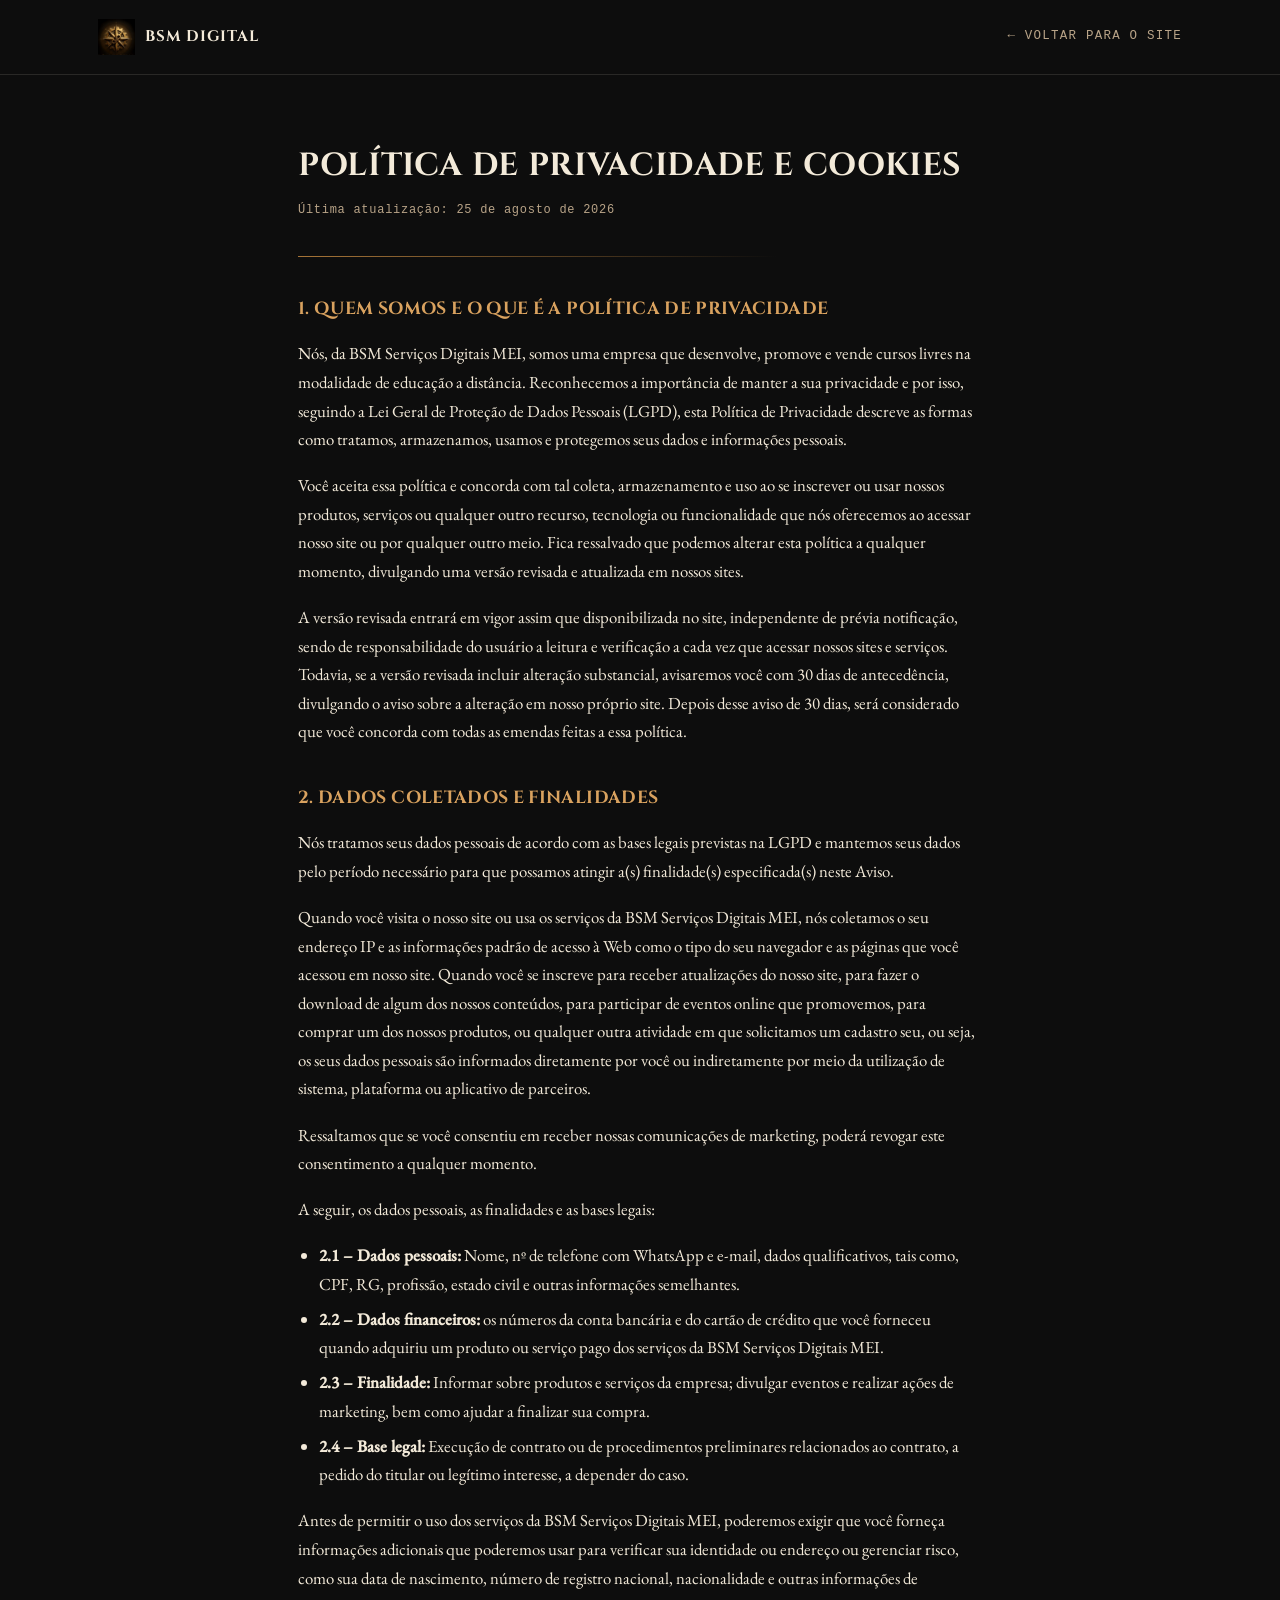
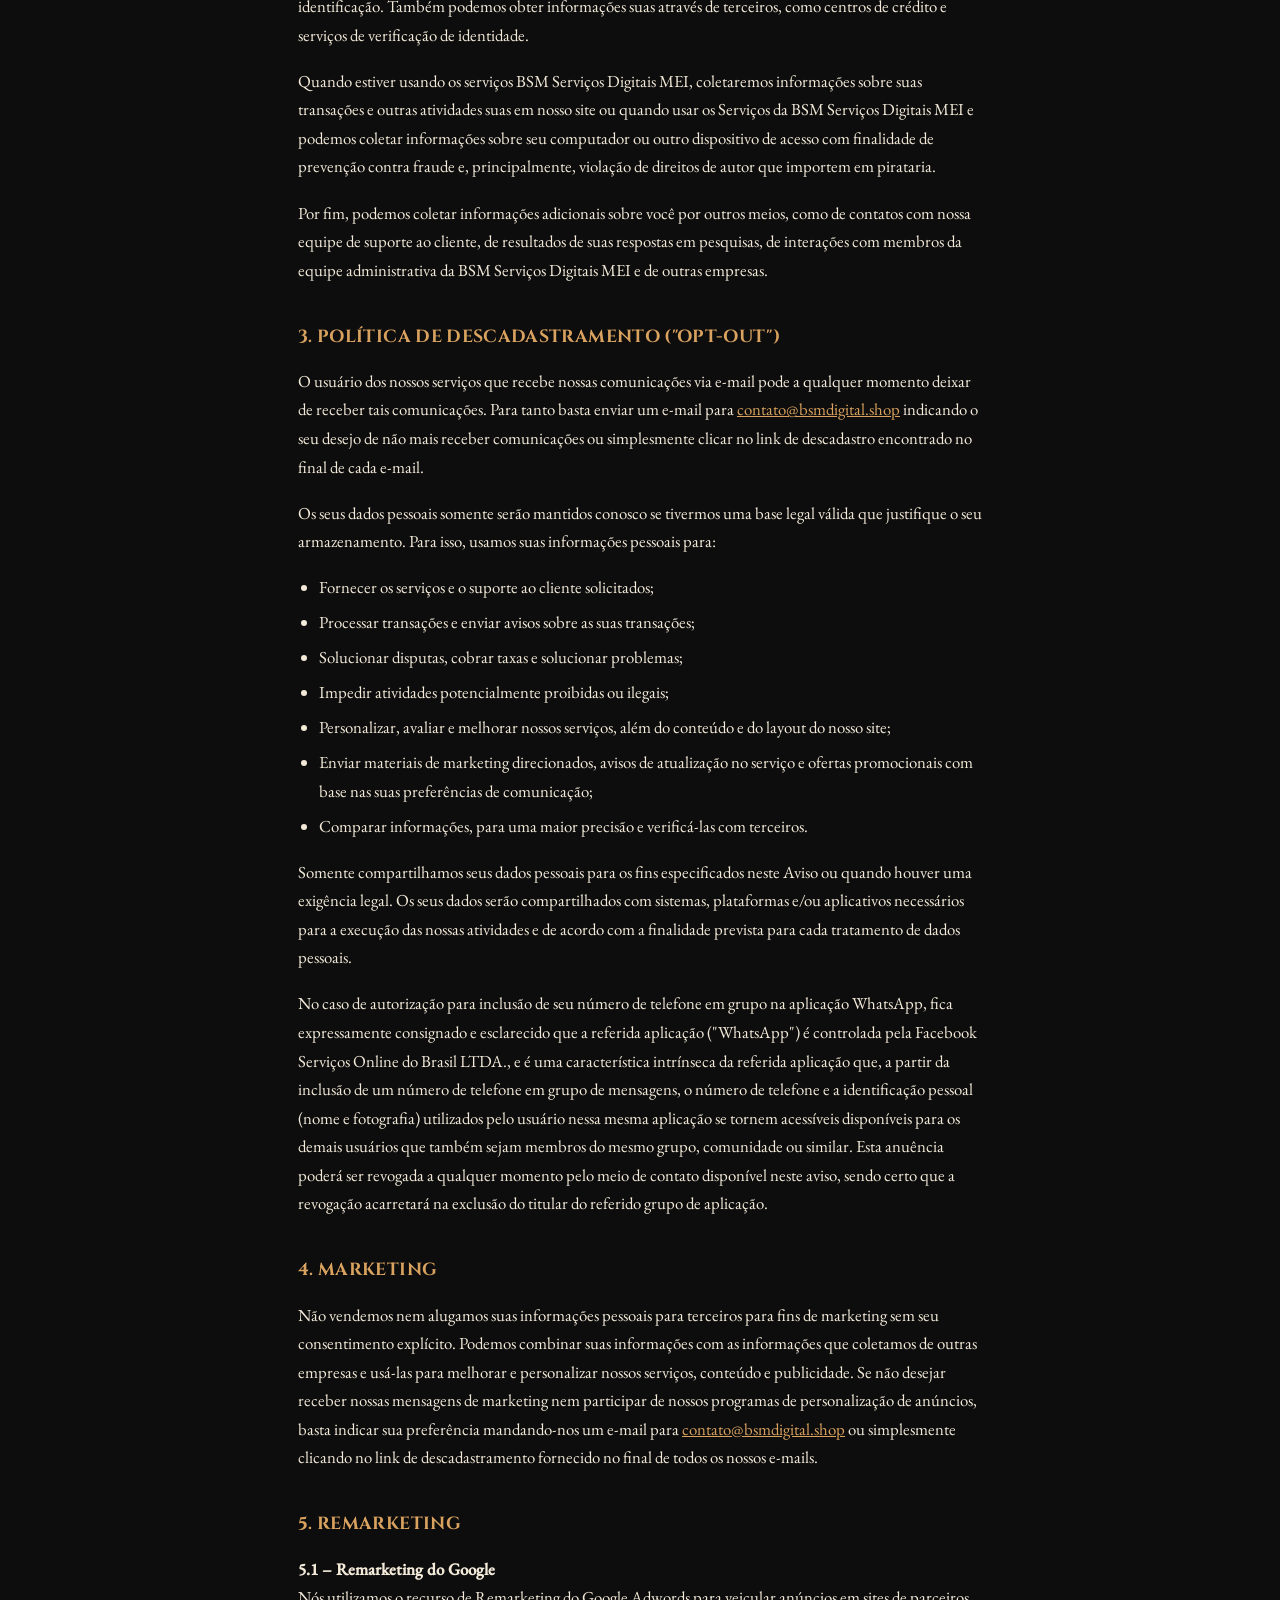
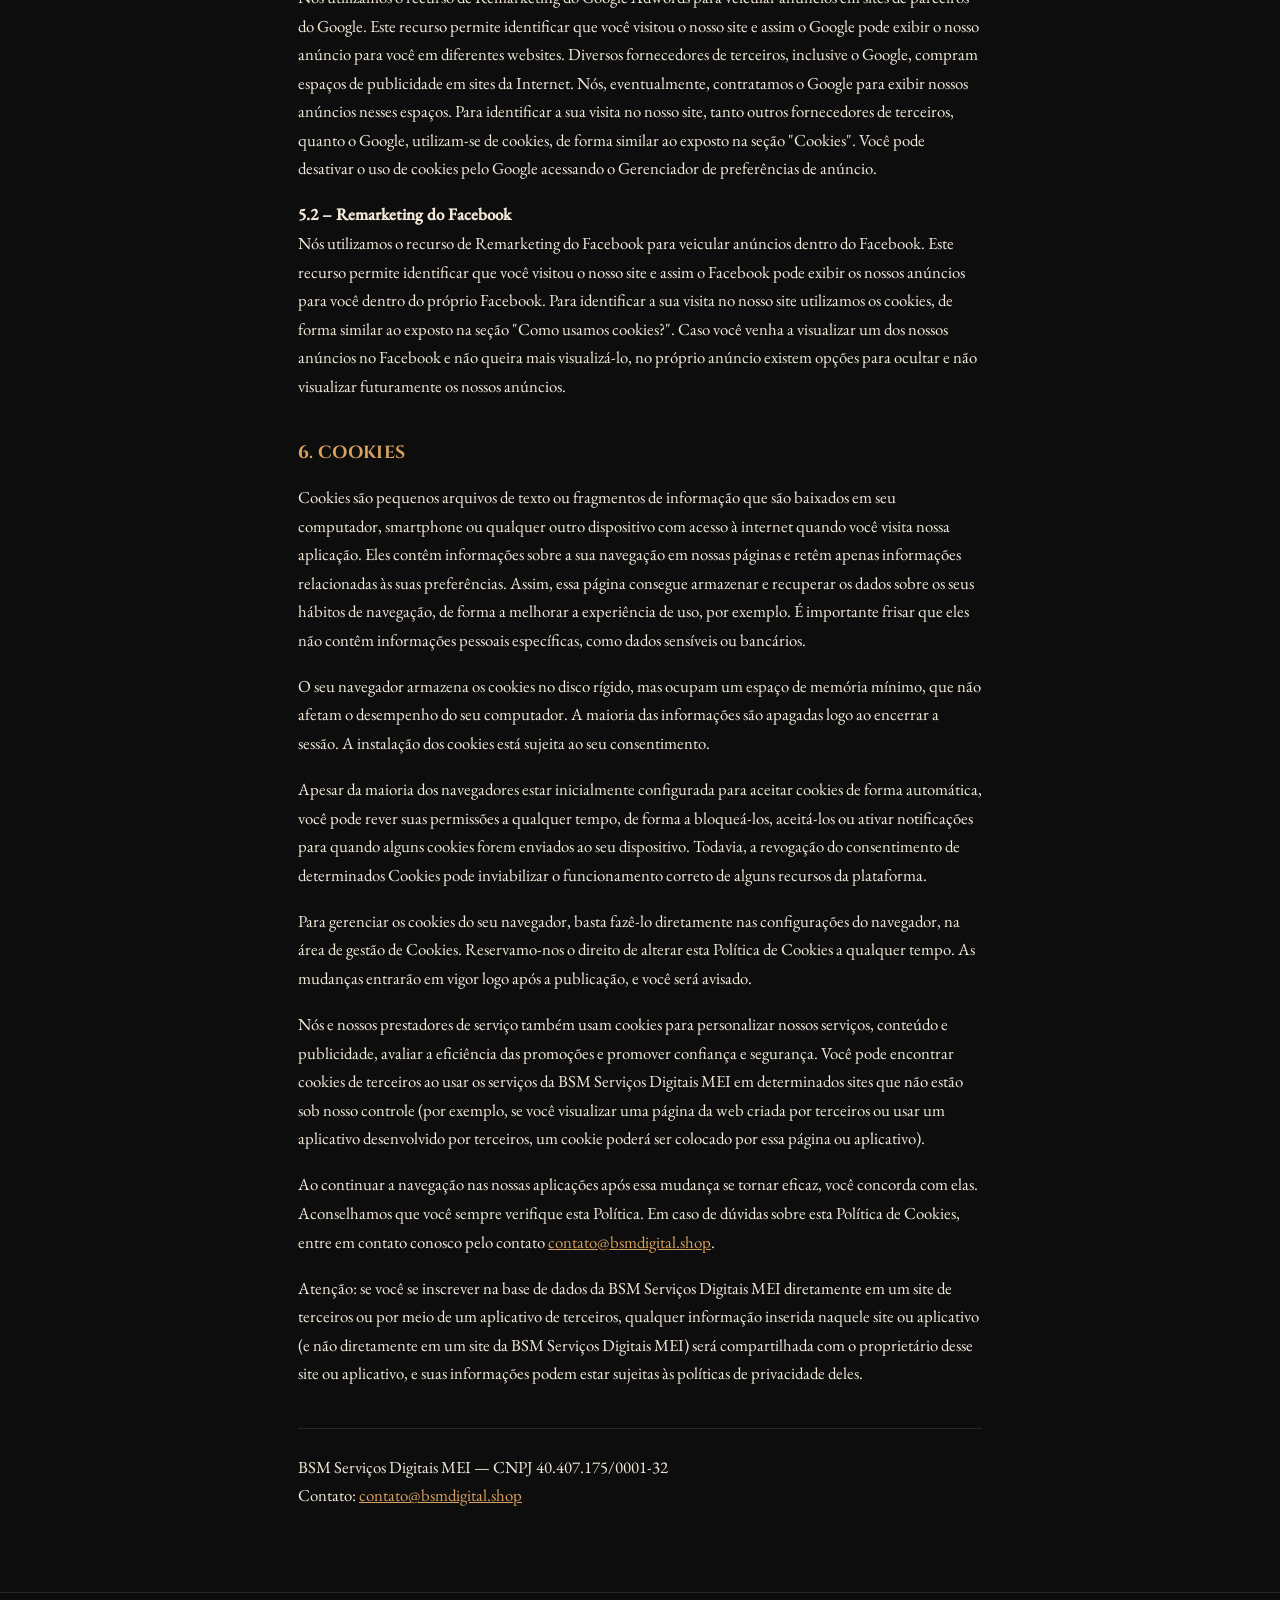
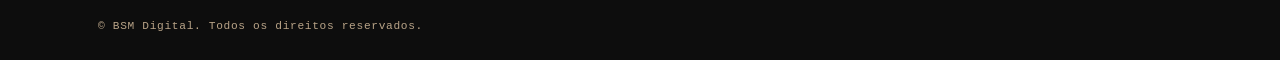
<file: politica-de-privacidade.html>
<!DOCTYPE html>
<html lang="pt-BR">
<head>
<meta charset="UTF-8" />
<title>Política de Privacidade e Cookies — BSM Digital</title>
<meta name="viewport" content="width=device-width, initial-scale=1" />
<meta name="theme-color" content="#0d0d0d" />
<meta name="description" content="Política de Privacidade e Cookies da BSM Digital: como coletamos, usamos e protegemos seus dados pessoais, em conformidade com a LGPD." />
<link rel="canonical" href="https://www.bsmdigital.shop/politica-de-privacidade.html" />

<link rel="icon" href="/favicon.ico" sizes="any" />
<link rel="icon" href="/favicon-32.png" type="image/png" sizes="32x32" />
<link rel="apple-touch-icon" href="/apple-touch-icon.png" />

<style>
  @font-face{
    font-family:'Cinzel';
    src:url('fonts/cinzel-bold.woff2') format('woff2');
    font-weight:700 900;
    font-style:normal;
    font-display:swap;
  }
  @font-face{
    font-family:'Garamond';
    src:url('fonts/garamond-regular.woff2') format('woff2');
    font-weight:400 500;
    font-style:normal;
    font-display:swap;
  }
  :root{
    --ink:           #0d0d0d;
    --brass:         #a67437;
    --brass-bright:  #d9a25f;
    --bg:            var(--ink);
    --paper:         #f3ead9;
    --paper-dim:     #b9a488;
    --rule:          rgba(243,234,217,.12);
    --font-title: 'Cinzel', 'Iowan Old Style', Georgia, serif;
    --font-garamond: 'Garamond', 'Iowan Old Style', Georgia, serif;
    --font-body:    "Iowan Old Style", "Palatino Linotype", Palatino, Georgia, serif;
    --font-mono:    ui-monospace, "Cascadia Mono", "SF Mono", Consolas, "Courier New", monospace;
    color-scheme: dark;
  }
  *,*::before,*::after{ box-sizing:border-box; }
  body{
    margin:0; background:var(--bg); color:var(--paper);
    font-family:var(--font-body); line-height:1.7;
    -webkit-font-smoothing:antialiased;
  }
  a{ color:var(--brass-bright); }
  .wrap{ max-width:780px; margin:0 auto; padding-inline: clamp(1.25rem, 4vw, 3rem); }
  header{
    border-bottom:1px solid var(--rule);
    padding-block:1.2rem;
  }
  header .wrap{ max-width:1180px; display:flex; align-items:center; justify-content:space-between; gap:1rem; }
  .brand{ display:flex; align-items:center; gap:10px; text-decoration:none; }
  .brand img{ display:block; height:36px; width:auto; }
  .brand-text{ font-family:var(--font-title); text-transform:uppercase; font-weight:700; font-size:.95rem; letter-spacing:.06em; color:var(--paper); }
  .back-link{ font-family:var(--font-mono); font-size:.78rem; letter-spacing:.1em; text-transform:uppercase; text-decoration:none; color:var(--paper-dim); border-bottom:1px solid transparent; }
  .back-link:hover{ color:var(--brass-bright); border-color:var(--brass-bright); }

  main{ padding-block: clamp(2.5rem, 6vw, 4rem); }
  h1{
    font-family:var(--font-title); font-weight:700; text-transform:uppercase;
    letter-spacing:.02em; font-size:clamp(1.5rem, 3vw, 2rem); color:var(--paper);
    margin:0 0 .4rem;
  }
  .updated{ font-family:var(--font-mono); font-size:.75rem; color:var(--paper-dim); letter-spacing:.06em; margin-bottom:2.2rem; }
  .rule{ width:100%; height:1px; background:linear-gradient(90deg, var(--brass), transparent 70%); margin:1.2rem 0 2rem; }
  h2{
    font-family:var(--font-title); font-weight:400; text-transform:uppercase;
    font-size:1.1rem; letter-spacing:.02em; color:var(--brass-bright);
    margin:2.4rem 0 .9rem;
  }
  p{ margin:0 0 1.1rem; font-family:var(--font-garamond); font-size:1.05rem; color:var(--paper); }
  ul{ margin:0 0 1.1rem; padding-left:1.3rem; font-family:var(--font-garamond); font-size:1.05rem; }
  li{ margin-bottom:.4rem; }
  .meta{ margin-top:2.5rem; padding-top:1.5rem; border-top:1px solid var(--rule); color:var(--paper-dim); font-size:.92rem; }

  footer{ border-top:1px solid var(--rule); padding-block:1.5rem; }
  footer .wrap{ max-width:1180px; }
  footer p{ margin:0; font-family:var(--font-mono); font-size:.7rem; letter-spacing:.06em; color:var(--paper-dim); }
</style>
</head>
<body>

<header>
  <div class="wrap">
    <a class="brand" href="/" aria-label="BSM Digital">
      <img src="images/logo.webp" alt="" width="700" height="679" decoding="async">
      <span class="brand-text">BSM Digital</span>
    </a>
    <a class="back-link" href="/">← Voltar para o site</a>
  </div>
</header>

<main>
  <div class="wrap">
    <h1>Política de Privacidade e Cookies</h1>
    <p class="updated">Última atualização: 25 de agosto de 2026</p>
    <div class="rule"></div>

    <h2>1. Quem somos e o que é a Política de Privacidade</h2>
    <p>Nós, da BSM Serviços Digitais MEI, somos uma empresa que desenvolve, promove e vende cursos livres na modalidade de educação a distância. Reconhecemos a importância de manter a sua privacidade e por isso, seguindo a Lei Geral de Proteção de Dados Pessoais (LGPD), esta Política de Privacidade descreve as formas como tratamos, armazenamos, usamos e protegemos seus dados e informações pessoais.</p>
    <p>Você aceita essa política e concorda com tal coleta, armazenamento e uso ao se inscrever ou usar nossos produtos, serviços ou qualquer outro recurso, tecnologia ou funcionalidade que nós oferecemos ao acessar nosso site ou por qualquer outro meio. Fica ressalvado que podemos alterar esta política a qualquer momento, divulgando uma versão revisada e atualizada em nossos sites.</p>
    <p>A versão revisada entrará em vigor assim que disponibilizada no site, independente de prévia notificação, sendo de responsabilidade do usuário a leitura e verificação a cada vez que acessar nossos sites e serviços. Todavia, se a versão revisada incluir alteração substancial, avisaremos você com 30 dias de antecedência, divulgando o aviso sobre a alteração em nosso próprio site. Depois desse aviso de 30 dias, será considerado que você concorda com todas as emendas feitas a essa política.</p>

    <h2>2. Dados coletados e finalidades</h2>
    <p>Nós tratamos seus dados pessoais de acordo com as bases legais previstas na LGPD e mantemos seus dados pelo período necessário para que possamos atingir a(s) finalidade(s) especificada(s) neste Aviso.</p>
    <p>Quando você visita o nosso site ou usa os serviços da BSM Serviços Digitais MEI, nós coletamos o seu endereço IP e as informações padrão de acesso à Web como o tipo do seu navegador e as páginas que você acessou em nosso site. Quando você se inscreve para receber atualizações do nosso site, para fazer o download de algum dos nossos conteúdos, para participar de eventos online que promovemos, para comprar um dos nossos produtos, ou qualquer outra atividade em que solicitamos um cadastro seu, ou seja, os seus dados pessoais são informados diretamente por você ou indiretamente por meio da utilização de sistema, plataforma ou aplicativo de parceiros.</p>
    <p>Ressaltamos que se você consentiu em receber nossas comunicações de marketing, poderá revogar este consentimento a qualquer momento.</p>
    <p>A seguir, os dados pessoais, as finalidades e as bases legais:</p>
    <ul>
      <li><strong>2.1 – Dados pessoais:</strong> Nome, nº de telefone com WhatsApp e e-mail, dados qualificativos, tais como, CPF, RG, profissão, estado civil e outras informações semelhantes.</li>
      <li><strong>2.2 – Dados financeiros:</strong> os números da conta bancária e do cartão de crédito que você forneceu quando adquiriu um produto ou serviço pago dos serviços da BSM Serviços Digitais MEI.</li>
      <li><strong>2.3 – Finalidade:</strong> Informar sobre produtos e serviços da empresa; divulgar eventos e realizar ações de marketing, bem como ajudar a finalizar sua compra.</li>
      <li><strong>2.4 – Base legal:</strong> Execução de contrato ou de procedimentos preliminares relacionados ao contrato, a pedido do titular ou legítimo interesse, a depender do caso.</li>
    </ul>
    <p>Antes de permitir o uso dos serviços da BSM Serviços Digitais MEI, poderemos exigir que você forneça informações adicionais que poderemos usar para verificar sua identidade ou endereço ou gerenciar risco, como sua data de nascimento, número de registro nacional, nacionalidade e outras informações de identificação. Também podemos obter informações suas através de terceiros, como centros de crédito e serviços de verificação de identidade.</p>
    <p>Quando estiver usando os serviços BSM Serviços Digitais MEI, coletaremos informações sobre suas transações e outras atividades suas em nosso site ou quando usar os Serviços da BSM Serviços Digitais MEI e podemos coletar informações sobre seu computador ou outro dispositivo de acesso com finalidade de prevenção contra fraude e, principalmente, violação de direitos de autor que importem em pirataria.</p>
    <p>Por fim, podemos coletar informações adicionais sobre você por outros meios, como de contatos com nossa equipe de suporte ao cliente, de resultados de suas respostas em pesquisas, de interações com membros da equipe administrativa da BSM Serviços Digitais MEI e de outras empresas.</p>

    <h2>3. Política de Descadastramento ("Opt-out")</h2>
    <p>O usuário dos nossos serviços que recebe nossas comunicações via e-mail pode a qualquer momento deixar de receber tais comunicações. Para tanto basta enviar um e-mail para <a href="mailto:contato@bsmdigital.shop">contato@bsmdigital.shop</a> indicando o seu desejo de não mais receber comunicações ou simplesmente clicar no link de descadastro encontrado no final de cada e-mail.</p>
    <p>Os seus dados pessoais somente serão mantidos conosco se tivermos uma base legal válida que justifique o seu armazenamento. Para isso, usamos suas informações pessoais para:</p>
    <ul>
      <li>Fornecer os serviços e o suporte ao cliente solicitados;</li>
      <li>Processar transações e enviar avisos sobre as suas transações;</li>
      <li>Solucionar disputas, cobrar taxas e solucionar problemas;</li>
      <li>Impedir atividades potencialmente proibidas ou ilegais;</li>
      <li>Personalizar, avaliar e melhorar nossos serviços, além do conteúdo e do layout do nosso site;</li>
      <li>Enviar materiais de marketing direcionados, avisos de atualização no serviço e ofertas promocionais com base nas suas preferências de comunicação;</li>
      <li>Comparar informações, para uma maior precisão e verificá-las com terceiros.</li>
    </ul>
    <p>Somente compartilhamos seus dados pessoais para os fins especificados neste Aviso ou quando houver uma exigência legal. Os seus dados serão compartilhados com sistemas, plataformas e/ou aplicativos necessários para a execução das nossas atividades e de acordo com a finalidade prevista para cada tratamento de dados pessoais.</p>
    <p>No caso de autorização para inclusão de seu número de telefone em grupo na aplicação WhatsApp, fica expressamente consignado e esclarecido que a referida aplicação ("WhatsApp") é controlada pela Facebook Serviços Online do Brasil LTDA., e é uma característica intrínseca da referida aplicação que, a partir da inclusão de um número de telefone em grupo de mensagens, o número de telefone e a identificação pessoal (nome e fotografia) utilizados pelo usuário nessa mesma aplicação se tornem acessíveis disponíveis para os demais usuários que também sejam membros do mesmo grupo, comunidade ou similar. Esta anuência poderá ser revogada a qualquer momento pelo meio de contato disponível neste aviso, sendo certo que a revogação acarretará na exclusão do titular do referido grupo de aplicação.</p>

    <h2>4. Marketing</h2>
    <p>Não vendemos nem alugamos suas informações pessoais para terceiros para fins de marketing sem seu consentimento explícito. Podemos combinar suas informações com as informações que coletamos de outras empresas e usá-las para melhorar e personalizar nossos serviços, conteúdo e publicidade. Se não desejar receber nossas mensagens de marketing nem participar de nossos programas de personalização de anúncios, basta indicar sua preferência mandando-nos um e-mail para <a href="mailto:contato@bsmdigital.shop">contato@bsmdigital.shop</a> ou simplesmente clicando no link de descadastramento fornecido no final de todos os nossos e-mails.</p>

    <h2>5. Remarketing</h2>
    <p><strong>5.1 – Remarketing do Google</strong><br>
    Nós utilizamos o recurso de Remarketing do Google Adwords para veicular anúncios em sites de parceiros do Google. Este recurso permite identificar que você visitou o nosso site e assim o Google pode exibir o nosso anúncio para você em diferentes websites. Diversos fornecedores de terceiros, inclusive o Google, compram espaços de publicidade em sites da Internet. Nós, eventualmente, contratamos o Google para exibir nossos anúncios nesses espaços. Para identificar a sua visita no nosso site, tanto outros fornecedores de terceiros, quanto o Google, utilizam-se de cookies, de forma similar ao exposto na seção "Cookies". Você pode desativar o uso de cookies pelo Google acessando o Gerenciador de preferências de anúncio.</p>
    <p><strong>5.2 – Remarketing do Facebook</strong><br>
    Nós utilizamos o recurso de Remarketing do Facebook para veicular anúncios dentro do Facebook. Este recurso permite identificar que você visitou o nosso site e assim o Facebook pode exibir os nossos anúncios para você dentro do próprio Facebook. Para identificar a sua visita no nosso site utilizamos os cookies, de forma similar ao exposto na seção "Como usamos cookies?". Caso você venha a visualizar um dos nossos anúncios no Facebook e não queira mais visualizá-lo, no próprio anúncio existem opções para ocultar e não visualizar futuramente os nossos anúncios.</p>

    <h2>6. Cookies</h2>
    <p>Cookies são pequenos arquivos de texto ou fragmentos de informação que são baixados em seu computador, smartphone ou qualquer outro dispositivo com acesso à internet quando você visita nossa aplicação. Eles contêm informações sobre a sua navegação em nossas páginas e retêm apenas informações relacionadas às suas preferências. Assim, essa página consegue armazenar e recuperar os dados sobre os seus hábitos de navegação, de forma a melhorar a experiência de uso, por exemplo. É importante frisar que eles não contêm informações pessoais específicas, como dados sensíveis ou bancários.</p>
    <p>O seu navegador armazena os cookies no disco rígido, mas ocupam um espaço de memória mínimo, que não afetam o desempenho do seu computador. A maioria das informações são apagadas logo ao encerrar a sessão. A instalação dos cookies está sujeita ao seu consentimento.</p>
    <p>Apesar da maioria dos navegadores estar inicialmente configurada para aceitar cookies de forma automática, você pode rever suas permissões a qualquer tempo, de forma a bloqueá-los, aceitá-los ou ativar notificações para quando alguns cookies forem enviados ao seu dispositivo. Todavia, a revogação do consentimento de determinados Cookies pode inviabilizar o funcionamento correto de alguns recursos da plataforma.</p>
    <p>Para gerenciar os cookies do seu navegador, basta fazê-lo diretamente nas configurações do navegador, na área de gestão de Cookies. Reservamo-nos o direito de alterar esta Política de Cookies a qualquer tempo. As mudanças entrarão em vigor logo após a publicação, e você será avisado.</p>
    <p>Nós e nossos prestadores de serviço também usam cookies para personalizar nossos serviços, conteúdo e publicidade, avaliar a eficiência das promoções e promover confiança e segurança. Você pode encontrar cookies de terceiros ao usar os serviços da BSM Serviços Digitais MEI em determinados sites que não estão sob nosso controle (por exemplo, se você visualizar uma página da web criada por terceiros ou usar um aplicativo desenvolvido por terceiros, um cookie poderá ser colocado por essa página ou aplicativo).</p>
    <p>Ao continuar a navegação nas nossas aplicações após essa mudança se tornar eficaz, você concorda com elas. Aconselhamos que você sempre verifique esta Política. Em caso de dúvidas sobre esta Política de Cookies, entre em contato conosco pelo contato <a href="mailto:contato@bsmdigital.shop">contato@bsmdigital.shop</a>.</p>
    <p>Atenção: se você se inscrever na base de dados da BSM Serviços Digitais MEI diretamente em um site de terceiros ou por meio de um aplicativo de terceiros, qualquer informação inserida naquele site ou aplicativo (e não diretamente em um site da BSM Serviços Digitais MEI) será compartilhada com o proprietário desse site ou aplicativo, e suas informações podem estar sujeitas às políticas de privacidade deles.</p>

    <div class="meta">
      <p>BSM Serviços Digitais MEI — CNPJ 40.407.175/0001-32<br>
      Contato: <a href="mailto:contato@bsmdigital.shop">contato@bsmdigital.shop</a></p>
    </div>
  </div>
</main>

<footer>
  <div class="wrap">
    <p>© BSM Digital. Todos os direitos reservados.</p>
  </div>
</footer>

</body>
</html>
</file>
<file: esteira/style.css>
/* Fontes hospedadas no próprio site (Cinzel e Plus Jakarta Sans, variáveis) */
@font-face {
  font-family: "Cinzel";
  font-style: normal;
  font-weight: 400 900;
  font-display: swap;
  src: url("/esteira/fonts/cinzel-latin-ext.woff2") format("woff2");
  unicode-range: U+0100-02BA, U+02BD-02C5, U+02C7-02CC, U+02CE-02D7, U+02DD-02FF, U+0304, U+0308, U+0329, U+1D00-1DBF, U+1E00-1E9F, U+1EF2-1EFF, U+2020, U+20A0-20AB, U+20AD-20C0, U+2113, U+2C60-2C7F, U+A720-A7FF;
}
@font-face {
  font-family: "Cinzel";
  font-style: normal;
  font-weight: 400 900;
  font-display: swap;
  src: url("/esteira/fonts/cinzel-latin.woff2") format("woff2");
  unicode-range: U+0000-00FF, U+0131, U+0152-0153, U+02BB-02BC, U+02C6, U+02DA, U+02DC, U+0304, U+0308, U+0329, U+2000-206F, U+20AC, U+2122, U+2191, U+2193, U+2212, U+2215, U+FEFF, U+FFFD;
}
@font-face {
  font-family: "Plus Jakarta Sans";
  font-style: normal;
  font-weight: 300 800;
  font-display: swap;
  src: url("/esteira/fonts/plus-jakarta-sans-latin-ext.woff2") format("woff2");
  unicode-range: U+0100-02BA, U+02BD-02C5, U+02C7-02CC, U+02CE-02D7, U+02DD-02FF, U+0304, U+0308, U+0329, U+1D00-1DBF, U+1E00-1E9F, U+1EF2-1EFF, U+2020, U+20A0-20AB, U+20AD-20C0, U+2113, U+2C60-2C7F, U+A720-A7FF;
}
@font-face {
  font-family: "Plus Jakarta Sans";
  font-style: normal;
  font-weight: 300 800;
  font-display: swap;
  src: url("/esteira/fonts/plus-jakarta-sans-latin.woff2") format("woff2");
  unicode-range: U+0000-00FF, U+0131, U+0152-0153, U+02BB-02BC, U+02C6, U+02DA, U+02DC, U+0304, U+0308, U+0329, U+2000-206F, U+20AC, U+2122, U+2191, U+2193, U+2212, U+2215, U+FEFF, U+FFFD;
}

/* ─────────────────────────────────────────────────────────────
   Landing Page Penélope La Yunta — Arquitetura de Esteira Digital
   Arquivo de estilo autônomo (index.html + style.css)
   Paleta premium: preto profundo / cinza-chumbo / dourado-bronze
   ───────────────────────────────────────────────────────────── */

:root {
  --bg: #0a0a0c;
  --bg-soft: #0d0d11;
  --panel: #131318;
  --ink: #221503;
  --cream: #f3e9cf;
  --cream-dim: rgba(240, 229, 205, 0.62);
  --muted: rgba(240, 229, 205, 0.55);
  --faint: rgba(240, 229, 205, 0.32);
  --gold: #d4af37;
  --gold-soft: #eccf7d;
  --gold-bright: #f6e19a;
  --gold-deep: #9a7320;
  --hairline: rgba(212, 175, 55, 0.18);
  --radius: 22px;
  --shadow-gold: 0 16px 40px -14px rgba(212, 175, 55, 0.5);
}

* {
  box-sizing: border-box;
}

html {
  scroll-behavior: smooth;
}

body {
  margin: 0;
  background: var(--bg);
  color: var(--cream);
  font-family: "Plus Jakarta Sans", system-ui, -apple-system, sans-serif;
  -webkit-font-smoothing: antialiased;
  overflow-x: hidden;
}

img {
  display: block;
  max-width: 100%;
  height: auto;
}

h1,
h2,
h3 {
  font-family: "Cinzel", Georgia, serif;
  margin: 0;
  line-height: 1.18;
  color: var(--cream);
}

p {
  margin: 0;
}

::selection {
  background: rgba(212, 175, 55, 0.4);
  color: #fff6dd;
}

/* ── Layout ─────────────────────────────────────────────────── */
.container {
  width: 100%;
  max-width: 1140px;
  margin: 0 auto;
  padding: 0 22px;
}

.section {
  position: relative;
  padding: 96px 0;
  overflow: hidden;
}

.section + .section::before {
  content: "";
  position: absolute;
  top: 0;
  left: 50%;
  transform: translateX(-50%);
  width: min(720px, 80%);
  height: 1px;
  background: linear-gradient(90deg, transparent, rgba(212, 175, 55, 0.28), transparent);
}

/* Alternância das dobras: preto e marrom (a hero mantém a cor original) */
.tone-black { background: #0d0d0d; }
.tone-brown { background: #402004; }
.tone-brown2 { background: #73461f; }

.cta-map {
  background-image: linear-gradient(rgba(115, 70, 31, 0.72), rgba(115, 70, 31, 0.72)), url("/esteira/images/mapa-decisao.webp");
  background-size: cover;
  background-position: center;
  background-repeat: no-repeat;
}

/* Decorative golden glow blobs */
.glow {
  position: absolute;
  border-radius: 50%;
  pointer-events: none;
  filter: blur(90px);
  opacity: 0.5;
}

.glow.g1 { width: 520px; height: 520px; top: -140px; right: -160px; background: radial-gradient(circle, rgba(212, 175, 55, 0.4), transparent 65%); }
.glow.g2 { width: 460px; height: 460px; left: -180px; top: 30%; background: radial-gradient(circle, rgba(212, 175, 55, 0.3), transparent 65%); }
.glow.g3 { width: 460px; height: 460px; right: -180px; top: 12%; background: radial-gradient(circle, rgba(212, 175, 55, 0.28), transparent 65%); }
.glow.g4 { width: 560px; height: 560px; left: 50%; top: -120px; transform: translateX(-50%); background: radial-gradient(circle, rgba(230, 195, 96, 0.26), transparent 65%); }

/* ── Typography helpers ─────────────────────────────────────── */
.eyebrow {
  display: inline-flex;
  align-items: center;
  gap: 12px;
  margin-bottom: 18px;
  color: var(--gold);
  font-size: 11px;
  font-weight: 800;
  letter-spacing: 0.32em;
  text-transform: uppercase;
}

.eyebrow::before,
.eyebrow.center::after {
  content: "";
  width: 34px;
  height: 1px;
  background: rgba(212, 175, 55, 0.5);
}

.eyebrow.center::before {
  background: rgba(212, 175, 55, 0.35);
}

.title {
  font-size: 40px;
  font-weight: 800;
  letter-spacing: 0.01em;
}

.title.lg { font-size: 46px; }
.title.md { font-size: 34px; }

.lead-center { text-align: center; }
.lead-center .title { max-width: 820px; margin-left: auto; margin-right: auto; }
.eyebrow.center { justify-content: center; }

.gold-text {
  background: linear-gradient(115deg, var(--gold-soft) 0%, var(--gold) 45%, var(--gold-deep) 100%);
  -webkit-background-clip: text;
  background-clip: text;
  color: transparent;
}

.lede {
  margin: 22px auto 0;
  color: var(--cream-dim);
  font-size: 20px;
  line-height: 1.8;
  max-width: 720px;
  text-align: center;
}

/* ── Buttons ────────────────────────────────────────────────── */
.btn-gold {
  display: inline-flex;
  align-items: center;
  justify-content: center;
  gap: 10px;
  padding: 17px 38px;
  border: 0;
  border-radius: 999px;
  background: linear-gradient(160deg, var(--gold-soft) 0%, var(--gold-bright) 32%, var(--gold) 68%, var(--gold-deep) 100%);
  color: var(--ink);
  font-family: "Plus Jakarta Sans", sans-serif;
  font-weight: 800;
  font-size: 15px;
  letter-spacing: 0.06em;
  text-transform: uppercase;
  text-decoration: none;
  cursor: pointer;
  box-shadow: inset 0 1px 0 rgba(255, 255, 255, 0.55), inset 0 -2px 6px rgba(154, 115, 32, 0.4), var(--shadow-gold);
  transition: transform 0.25s ease, filter 0.25s ease, box-shadow 0.25s ease;
}

.btn-gold:hover {
  transform: translateY(-2px);
  filter: brightness(1.07);
  box-shadow: inset 0 1px 0 rgba(255, 255, 255, 0.55), inset 0 -2px 6px rgba(154, 115, 32, 0.4), 0 22px 48px -10px rgba(236, 207, 125, 0.55);
}

.btn-gold.block { width: 100%; text-transform: none; letter-spacing: 0.02em; }

.btn-gold.small {
  padding: 10px 22px;
  font-size: 12px;
  letter-spacing: 0.09em;
}

/* ── Cards (glassmorphism) ──────────────────────────────────── */
.glass {
  position: relative;
  border-radius: var(--radius);
  border: 1px solid var(--hairline);
  background: linear-gradient(180deg, rgba(255, 255, 255, 0.05), rgba(255, 255, 255, 0.015));
  box-shadow: inset 0 1px 0 rgba(255, 255, 255, 0.05), 0 26px 52px -30px rgba(0, 0, 0, 0.9);
}

/* ── Navbar ─────────────────────────────────────────────────── */
.site-nav {
  position: sticky;
  top: 0;
  z-index: 50;
  background: rgba(9, 9, 12, 0.78);
  border-bottom: 1px solid var(--hairline);
  backdrop-filter: blur(16px);
  -webkit-backdrop-filter: blur(16px);
}

.site-nav .inner {
  display: flex;
  align-items: center;
  justify-content: space-between;
  height: 76px;
}

.brand {
  text-decoration: none;
  display: flex;
  flex-direction: column;
  line-height: 1.15;
}

.brand strong {
  font-family: "Cinzel", serif;
  color: var(--gold-soft);
  font-size: 15px;
  letter-spacing: 0.22em;
  text-transform: uppercase;
}

.brand small {
  color: var(--faint);
  font-size: 9px;
  letter-spacing: 0.3em;
  text-transform: uppercase;
  margin-top: 5px;
}

/* ── Hero ───────────────────────────────────────────────────── */
.hero {
  position: relative;
  overflow: hidden;
  padding: 70px 0 120px;
}

.hero .grid {
  display: grid;
  grid-template-columns: 1.05fr 0.95fr;
  gap: 56px;
  align-items: center;
  position: relative;
}

.hero-product {
  margin: 0 0 16px;
  font-family: "Cinzel", serif;
  font-size: 15px;
  font-weight: 700;
  letter-spacing: 0.16em;
  line-height: 1.5;
  text-transform: uppercase;
  color: var(--gold);
}

.hero-badge {
  display: inline-block;
  padding: 10px 20px;
  border-radius: 18px;
  border: 1px solid rgba(212, 175, 55, 0.3);
  background: rgba(212, 175, 55, 0.07);
  color: var(--gold-soft);
  font-size: 12px;
  font-weight: 800;
  letter-spacing: 0.14em;
  line-height: 1.6;
  text-transform: uppercase;
  margin-bottom: 26px;
}

.hero h1 { font-size: 42px; line-height: 1.16; font-weight: 800; }

.hero-sub {
  margin-top: 24px;
  font-size: 25px;
  font-weight: 600;
  line-height: 1.6;
}

.hero-copy {
  margin-top: 18px;
  max-width: 560px;
  color: var(--cream-dim);
  font-size: 19.4px;
  line-height: 1.85;
}

.hero .btn-gold { margin-top: 34px; }

.hero-perks {
  list-style: none;
  margin: 26px 0 0;
  padding: 0;
  display: flex;
  flex-direction: column;
  gap: 12px;
}

.hero-perks li {
  display: flex;
  align-items: center;
  gap: 12px;
  color: rgba(240, 229, 205, 0.8);
  font-size: 17.5px;
  font-weight: 500;
}

.hero-perks .dot {
  display: inline-flex;
  align-items: center;
  justify-content: center;
  width: 28px;
  height: 28px;
  border-radius: 50%;
  border: 1px solid rgba(212, 175, 55, 0.35);
  background: rgba(212, 175, 55, 0.1);
}

.hero-perks svg { width: 14px; height: 14px; stroke: var(--gold); }

/* Photo with golden frame */
.hero-media { position: relative; }

.hero-media .ring {
  position: absolute;
  inset: -12px;
  border-radius: 40px;
  background: linear-gradient(180deg, rgba(246, 225, 154, 0.5), rgba(212, 175, 55, 0.18) 55%, transparent 92%);
  filter: blur(2px);
}

.hero-media .frame {
  position: relative;
  border-radius: 34px;
  padding: 1px;
  background: linear-gradient(160deg, rgba(212, 175, 55, 0.45), rgba(212, 175, 55, 0.08) 45%, transparent 80%);
}

.hero-media .frame img {
  width: 100%;
  border-radius: 33px;
  object-fit: cover;
  object-position: 50% 8%;
  aspect-ratio: 4 / 5;
}

.hero-media .shade {
  position: absolute;
  inset: 1px;
  border-radius: 33px;
  background: linear-gradient(180deg, transparent 55%, rgba(10, 10, 12, 0.9));
  pointer-events: none;
}

.hero-float {
  position: absolute;
  left: -34px;
  bottom: 34px;
  display: flex;
  align-items: center;
  gap: 12px;
  padding: 14px 20px;
  border-radius: 18px;
  background: rgba(19, 19, 24, 0.85);
  border: 1px solid var(--hairline);
  backdrop-filter: blur(12px);
  animation: floaty 6s ease-in-out infinite;
}

.hero-float .ico {
  display: flex;
  align-items: center;
  justify-content: center;
  width: 36px;
  height: 36px;
  border-radius: 50%;
  background: rgba(212, 175, 55, 0.15);
}

.hero-float .ico svg { width: 16px; height: 16px; stroke: var(--gold); }

.hero-float span { font-size: 11px; font-weight: 600; line-height: 1.4; color: rgba(240, 229, 205, 0.8); }
.hero-float b { font-family: "Cinzel", serif; font-size: 14px; color: var(--gold-soft); display: block; }

@keyframes floaty {
  0%, 100% { transform: translateY(0); }
  50% { transform: translateY(-9px); }
}

/* ── Generic centered head ──────────────────────────────────── */
.head { text-align: center; }
.head .eyebrow { justify-content: center; }

/* ── Problem ────────────────────────────────────────────────── */
.copy-block {
  max-width: 760px;
  margin: 34px auto 0;
}

.copy-block p {
  color: var(--cream-dim);
  font-size: 20px;
  line-height: 1.9;
  margin-top: 22px;
}

.copy-block p:first-child { margin-top: 0; }

.pull-quote {
  margin: 30px 0 0 10px;
  padding-left: 26px;
  border-left: 2px solid rgba(212, 175, 55, 0.4);
}

.pull-quote p {
  font-family: "Cinzel", serif;
  font-weight: 700;
  color: var(--gold-soft);
  margin-top: 12px;
  font-size: 21.25px;
}

.pull-quote p:first-child { margin-top: 0; }

/* Faça a conta card */
.math-card { padding: 46px 52px; margin-top: 52px; }

.math-card .tag {
  display: flex;
  align-items: center;
  gap: 12px;
  color: var(--gold);
  font-size: 11px;
  font-weight: 800;
  letter-spacing: 0.3em;
  text-transform: uppercase;
  margin-bottom: 24px;
}

.math-card .tag::before {
  content: "";
  width: 8px;
  height: 8px;
  border-radius: 50%;
  background: var(--gold);
}

.math-card p {
  color: var(--cream-dim);
  font-size: 20px;
  line-height: 1.85;
  margin-top: 20px;
}

.math-list {
  list-style: none;
  margin: 34px 0 0;
  padding: 0;
}

.math-list li {
  display: flex;
  align-items: flex-start;
  gap: 14px;
  font-weight: 600;
  font-size: 20px;
  line-height: 1.6;
  color: var(--cream);
  margin-top: 14px;
}

.math-list li::before {
  content: "";
  flex: 0 0 auto;
  width: 7px;
  height: 7px;
  margin-top: 11px;
  transform: rotate(45deg);
  background: var(--gold);
}

.math-end {
  margin-top: 36px;
  padding-top: 30px;
  border-top: 1px solid var(--hairline);
}

.math-end h3 {
  font-size: 26px;
  line-height: 1.4;
}

/* ── Solution mini cards ────────────────────────────────────── */
.pillars {
  display: grid;
  grid-template-columns: repeat(3, 1fr);
  gap: 22px;
  margin-top: 54px;
}

.pillar { padding: 30px 28px; transition: transform 0.3s ease; }

.pillar:hover { transform: translateY(-5px); }

.pillar .ico {
  display: flex;
  align-items: center;
  justify-content: center;
  width: 52px;
  height: 52px;
  margin-bottom: 22px;
  border-radius: 16px;
  border: 1px solid rgba(212, 175, 55, 0.35);
  background: rgba(212, 175, 55, 0.1);
  color: var(--gold);
  box-shadow: 0 0 26px -8px rgba(212, 175, 55, 0.55);
}

.pillar .ico svg { width: 22px; height: 22px; }

.pillar h3 { font-size: 16px; color: var(--gold-soft); }
.pillar p { margin-top: 12px; color: var(--muted); font-size: 17.5px; line-height: 1.75; }

.solution-foot {
  width: 100%;
  margin: 42px auto 0;
  text-align: center;
  color: var(--cream-dim);
  font-size: 20px;
  line-height: 1.85;
}

.solution-foot p + p { margin-top: 28px; }

.solution-foot strong { color: var(--cream); }

.center-cta { text-align: center; margin-top: 46px; }

/* ── Audience (para quem é / não é) ─────────────────────────── */
.audience {
  display: grid;
  grid-template-columns: 1fr 1fr;
  gap: 38px;
  margin-top: 60px;
}

.audience .glass { padding: 38px 40px; }

.list-head {
  display: flex;
  align-items: center;
  gap: 10px;
  font-size: 11px;
  font-weight: 800;
  letter-spacing: 0.22em;
  text-transform: uppercase;
  margin-bottom: 30px;
}

.list-head::before {
  content: "";
  width: 28px;
  height: 1px;
  background: rgba(212, 175, 55, 0.6);
}

.audience .yes .list-head { color: var(--gold-soft); }
.audience .no .list-head { color: rgba(240, 229, 205, 0.45); }
.audience .no .list-head::before { background: rgba(240, 229, 205, 0.2); }

.bullet-list { list-style: none; margin: 0; padding: 0; display: flex; flex-direction: column; gap: 22px; }

.bullet-list li { display: flex; align-items: flex-start; gap: 16px; }

.bullet-list .ico {
  flex: 0 0 auto;
  display: flex;
  align-items: center;
  justify-content: center;
  width: 28px;
  height: 28px;
  margin-top: 1px;
  border-radius: 50%;
}

.bullet-list.yes .ico { border: 1px solid rgba(212, 175, 55, 0.45); background: rgba(212, 175, 55, 0.15); color: var(--gold); }
.bullet-list.no .ico { border: 1px solid rgba(240, 229, 205, 0.18); background: rgba(240, 229, 205, 0.05); color: rgba(240, 229, 205, 0.4); }

.bullet-list .ico svg { width: 15px; height: 15px; }

.bullet-list.yes li > span:last-child { color: var(--cream); font-size: 20px; font-weight: 500; line-height: 1.65; }
.bullet-list.no li > span:last-child { color: rgba(240, 229, 205, 0.6); font-size: 20px; font-weight: 500; line-height: 1.65; }

/* ── O que você recebe ──────────────────────────────────────── */
.grid-3 {
  display: grid;
  grid-template-columns: repeat(3, 1fr);
  gap: 20px;
  margin-top: 58px;
}

.item { padding: 28px; }

.item .ico {
  display: flex;
  align-items: center;
  justify-content: center;
  width: 50px;
  height: 50px;
  margin-bottom: 22px;
  border-radius: 16px;
  border: 1px solid rgba(212, 175, 55, 0.35);
  background: rgba(212, 175, 55, 0.1);
  color: var(--gold);
}

.item .ico svg { width: 21px; height: 21px; }

.item h3 { font-size: 15px; color: var(--gold-soft); line-height: 1.45; }
.item p { margin-top: 12px; color: var(--muted); font-size: 17.5px; line-height: 1.75; }

/* ── Como funciona (timeline) ───────────────────────────────── */
.timeline {
  position: relative;
  max-width: 840px;
  margin: 60px auto 0;
}

.timeline::before {
  content: "";
  position: absolute;
  top: 4px;
  bottom: 4px;
  left: 50%;
  width: 1px;
  transform: translateX(-50%);
  background: linear-gradient(180deg, rgba(212, 175, 55, 0.55), rgba(212, 175, 55, 0.12));
}

.step {
  position: relative;
  display: grid;
  grid-template-columns: 1fr 90px 1fr;
  gap: 0;
  align-items: start;
  margin-top: 34px;
}

.step .badge {
  grid-column: 2;
  grid-row: 1;
  justify-self: center;
  display: flex;
  align-items: center;
  justify-content: center;
  width: 60px;
  height: 60px;
  border-radius: 50%;
  border: 1px solid rgba(212, 175, 55, 0.45);
  background: #121218;
  font-family: "Cinzel", serif;
  font-weight: 700;
  font-size: 14px;
  color: var(--gold);
  box-shadow: 0 0 28px -6px rgba(212, 175, 55, 0.5);
}

.step .txt {
  grid-column: 1;
  grid-row: 1;
  padding: 4px 26px 0 0;
  text-align: right;
}

.step:nth-child(even) .txt {
  grid-column: 3;
  text-align: left;
  padding: 4px 0 0 26px;
}

.step .txt h3 { font-size: 19px; color: var(--cream); }
.step .txt p { margin-top: 8px; color: var(--faint); font-size: 17.5px; line-height: 1.7; }

/* ── Oferta / preço ─────────────────────────────────────────── */
.offer-grid {
  display: grid;
  grid-template-columns: 1.05fr 0.95fr;
  gap: 40px;
  margin-top: 60px;
  align-items: start;
}

.price-table { padding: 34px 38px; }

.price-table h3 {
  color: var(--gold);
  font-size: 11px;
  font-weight: 800;
  letter-spacing: 0.28em;
  text-transform: uppercase;
  font-family: "Plus Jakarta Sans", sans-serif;
  margin-bottom: 10px;
}

.price-row {
  display: flex;
  align-items: baseline;
  justify-content: space-between;
  gap: 20px;
  padding: 18px 0;
  border-bottom: 1px solid rgba(212, 175, 55, 0.08);
  font-size: 19.4px;
}

.price-row span:first-child { font-weight: 500; }
.price-row b { color: var(--gold-soft); font-weight: 700; white-space: nowrap; }

.price-total {
  display: flex;
  align-items: baseline;
  justify-content: space-between;
  gap: 20px;
  margin-top: 10px;
  padding-top: 24px;
  border-top: 1px solid rgba(212, 175, 55, 0.35);
}

.price-total span {
  font-family: "Cinzel", serif;
  font-size: 15px;
  font-weight: 700;
  letter-spacing: 0.08em;
  text-transform: uppercase;
}

.price-total s {
  font-family: "Cinzel", serif;
  font-size: 22px;
  font-weight: 800;
  color: var(--faint);
  text-decoration-color: rgba(212, 175, 55, 0.7);
  text-decoration-thickness: 2px;
}

/* Offer highlight card */
.offer-card-wrap { position: relative; }

.offer-card-wrap .border-glow {
  position: absolute;
  inset: -5px;
  border-radius: 30px;
  background: linear-gradient(180deg, rgba(246, 225, 154, 0.7), rgba(212, 175, 55, 0.35) 45%, rgba(154, 115, 32, 0.6));
  filter: blur(2px);
}

.offer-card {
  position: relative;
  text-align: center;
  padding: 46px 40px;
  border-radius: 26px;
  background: linear-gradient(180deg, rgba(24, 24, 31, 0.96), rgba(13, 13, 17, 0.98));
  border: 1px solid rgba(212, 175, 55, 0.3);
}

.offer-card .tag2 {
  color: var(--gold);
  font-size: 11px;
  font-weight: 800;
  letter-spacing: 0.28em;
  text-transform: uppercase;
}

.offer-card .desc {
  max-width: 360px;
  margin: 22px auto 0;
  color: var(--cream-dim);
  font-size: 18.1px;
  line-height: 1.8;
}

.offer-card .from {
  margin-top: 34px;
  font-size: 12px;
  letter-spacing: 0.16em;
  text-transform: uppercase;
  color: var(--faint);
}

.offer-card .from s { color: var(--gold-soft); text-decoration-color: rgba(212, 175, 55, 0.8); }

.big-price {
  margin-top: 16px;
  font-family: "Cinzel", serif;
  font-size: 56px;
  font-weight: 900;
  line-height: 1.05;
  background: linear-gradient(160deg, var(--gold-soft), var(--gold) 45%, var(--gold-deep));
  -webkit-background-clip: text;
  background-clip: text;
  color: transparent;
}

.big-price small { font-size: 34px; }

.cash {
  margin-top: 14px;
  color: var(--cream-dim);
  font-size: 18.75px;
}

.cash b { font-size: 19px; color: var(--gold-soft); }

.offer-card .btn-gold { margin-top: 34px; }

.trust {
  list-style: none;
  display: flex;
  flex-wrap: wrap;
  justify-content: center;
  gap: 8px 26px;
  margin: 28px 0 0;
  padding: 0;
}

.trust li { display: flex; align-items: center; gap: 8px; color: var(--faint); font-size: 12.5px; }
.trust svg { width: 15px; height: 15px; stroke: var(--gold); }

/* ── Garantia ───────────────────────────────────────────────── */
.section-guarantee { padding: 40px 0; }

.guarantee-card {
  display: grid;
  grid-template-columns: auto 1fr;
  gap: 60px;
  align-items: center;
  padding: 54px 64px;
}

.seal { position: relative; width: 220px; height: 220px; margin: 0 auto; display: flex; align-items: center; justify-content: center; }

.seal::before {
  content: "";
  position: absolute;
  inset: 0;
  border-radius: 50%;
  border: 1px dashed rgba(212, 175, 55, 0.45);
}

.seal .ring {
  position: absolute;
  inset: 14px;
  border-radius: 50%;
  border: 1px solid rgba(212, 175, 55, 0.3);
}

.seal .core { position: relative; text-align: center; line-height: 1.1; }
.seal .core .kicker { font-size: 10px; font-weight: 800; letter-spacing: 0.32em; text-transform: uppercase; color: var(--gold-soft); }
.seal .core .num { font-family: "Cinzel", serif; font-size: 74px; font-weight: 900; margin-top: 2px; background: linear-gradient(160deg, var(--gold-soft), var(--gold-deep)); -webkit-background-clip: text; background-clip: text; color: transparent; }
.seal .core .unit { font-size: 11px; font-weight: 800; letter-spacing: 0.26em; text-transform: uppercase; color: var(--gold-soft); }

.guarantee-card h2 { text-align: left; }
.guarantee-card h2 .gold-text { font-size: inherit; }

.guarantee-card p {
  margin-top: 24px;
  color: var(--cream-dim);
  font-size: 20px;
  line-height: 1.9;
  max-width: 640px;
}

.guarantee-card p b { color: var(--cream); }
.guarantee-card p .g { color: var(--gold-soft); }

/* ── Quem é Penélope ────────────────────────────────────────── */
.about-grid {
  display: grid;
  grid-template-columns: 0.9fr 1.1fr;
  gap: 70px;
  align-items: center;
  margin-top: 60px;
}

.portrait { position: relative; max-width: 380px; margin: 0 auto; }

.portrait .backline {
  position: absolute;
  inset: -24px 24px -24px -24px;
  border: 1px solid rgba(212, 175, 55, 0.22);
  border-radius: 40px;
  pointer-events: none;
}

.portrait .card {
  position: relative;
  overflow: hidden;
  border-radius: 36px;
  border: 1px solid rgba(212, 175, 55, 0.3);
  box-shadow: 0 40px 90px -50px rgba(0, 0, 0, 1);
}

.portrait img { width: 100%; object-fit: cover; }

.portrait .caption {
  position: absolute;
  inset: auto 0 0 0;
  padding: 30px 26px 26px;
  background: linear-gradient(180deg, transparent, rgba(10, 10, 12, 0.96) 62%);
}

.portrait .caption strong { font-family: "Cinzel", serif; color: var(--gold-soft); font-size: 19px; display: block; }
.portrait .caption small { color: var(--cream-dim); font-size: 10px; letter-spacing: 0.24em; text-transform: uppercase; display: block; margin-top: 6px; }

.bio > p {
  color: var(--cream-dim);
  font-size: 20px;
  line-height: 1.9;
  margin-top: 24px;
}

.bio > p:first-child { margin-top: 0; }

.quote {
  margin: 30px 0;
  border-left: 2px solid rgba(212, 175, 55, 0.5);
  padding: 8px 0 8px 28px;
}

.quote svg { width: 18px; height: 18px; stroke: rgba(212, 175, 55, 0.75); margin-bottom: 12px; transform: scaleX(-1); }

.quote blockquote {
  margin: 0;
  font-family: "Cinzel", serif;
  font-size: 25px;
  font-weight: 700;
  line-height: 1.55;
  color: var(--gold-soft);
}

/* ── Chamada final ──────────────────────────────────────────── */
.final-cta { text-align: center; padding: 48px 0; position: relative; overflow: hidden; }

.final-cta h2 { max-width: 840px; margin: 0 auto; font-size: 36px; line-height: 1.3; }
.final-cta .btn-gold { margin-top: 44px; }

/* ── FAQ ────────────────────────────────────────────────────── */
.faq-wrap { max-width: 780px; margin: 54px auto 0; }

.faq-item { border-bottom: 1px solid rgba(212, 175, 55, 0.12); }

.faq-item:last-child { border-bottom: 0; }

.faq-q {
  width: 100%;
  display: flex;
  align-items: center;
  justify-content: space-between;
  gap: 20px;
  padding: 24px 6px;
  background: none;
  border: 0;
  color: var(--cream);
  font-family: "Plus Jakarta Sans", sans-serif;
  font-size: 20px;
  font-weight: 700;
  text-align: left;
  cursor: pointer;
}

.faq-q .chev { flex: 0 0 auto; color: var(--gold); transition: transform 0.3s ease; }
.faq-q .chev svg { width: 18px; height: 18px; display: block; }

.faq-item.open .faq-q { color: var(--gold-soft); }
.faq-item.open .chev { transform: rotate(180deg); }

.faq-a {
  max-height: 0;
  overflow: hidden;
  transition: max-height 0.35s ease;
}

.faq-a p {
  padding: 0 6px 24px;
  color: var(--cream-dim);
  font-size: 18.75px;
  line-height: 1.85;
}

/* ── Footer ─────────────────────────────────────────────────── */
footer.site-foot {
  border-top: 1px solid var(--hairline);
  padding: 46px 0;
}

.site-foot .inner {
  display: flex;
  align-items: center;
  justify-content: space-between;
  gap: 18px;
}

.site-foot strong { font-family: "Cinzel", serif; color: var(--gold-soft); font-size: 13px; letter-spacing: 0.22em; text-transform: uppercase; }

.site-foot small { color: var(--faint); font-size: 12.5px; }

/* ── Responsivo ─────────────────────────────────────────────── */
@media (max-width: 1024px) {
  .hero .grid { grid-template-columns: 1fr; gap: 60px; }
  .hero-media { max-width: 460px; margin: 0 auto; }
  .hero-float { left: -8px; }
  .audience { grid-template-columns: 1fr; }
  .audience .glass.no { transform: none; }
  .grid-3 { grid-template-columns: 1fr 1fr; }
  .offer-grid { grid-template-columns: 1fr; }
  .about-grid { grid-template-columns: 1fr; gap: 70px; }
  .title { font-size: 34px; }
  .title.lg { font-size: 38px; }
  .guarantee-card { grid-template-columns: 1fr; text-align: center; padding: 50px 30px; }
  .guarantee-card h2 { text-align: center; }
  .guarantee-card .eyebrow { justify-content: center; }
  .guarantee-card p { margin-left: auto; margin-right: auto; }
}

@media (max-width: 720px) {
  .section { padding: 70px 0; }
  .title, .title.lg { font-size: 30px; }
  .hero { padding: 40px 0 90px; }
  .hero h1 { font-size: 30px; }
  .hero-sub { font-size: 18px; }
  .hero .btn-gold { width: 100%; }
  .btn-gold { padding: 16px 26px; }
  .grid-3 { grid-template-columns: 1fr; }
  .pillars { grid-template-columns: 1fr; }
  .math-card { padding: 30px 24px; }
  .price-table, .offer-card { padding: 28px 20px; }
  .big-price { font-size: 46px; }
  .site-nav .brand small { display: none; }
  .site-nav .btn-gold { padding: 9px 16px; font-size: 10.5px; }
  .timeline::before { left: 30px; }
  .step { display: flex; gap: 22px; align-items: flex-start; }
  .step .txt { text-align: left; padding: 2px 0 0 !important; order: 2; flex: 1; }
  .step .badge { order: 1; flex: 0 0 auto; width: 60px; height: 60px; }
  .step:nth-child(even) .txt { padding-left: 0; }
  .final-cta h2 { font-size: 27px; }
  .seal { width: 190px; height: 190px; }
  .site-foot .inner { flex-direction: column; text-align: center; }
  .hero-float { bottom: 16px; left: 10px; }
}

/* ── Novos blocos da página (versão com Diagnóstico Estratégico) ───────── */
.lead-block { max-width: 880px; margin: 0 auto; text-align: center; }
.big-line { font-family: "Cinzel", serif; font-weight: 800; font-size: 34px; line-height: 1.25; color: var(--gold-soft); }
.big-line + .big-line { margin-top: 18px; color: var(--cream); font-size: 28px; }
.strong-line { margin-top: 40px; color: var(--cream); font-weight: 700; font-size: 22px; line-height: 1.65; }
.plain-line { margin-top: 20px; color: var(--cream-dim); font-size: 20px; line-height: 1.85; }
.perks-row { flex-direction: row; flex-wrap: wrap; justify-content: center; gap: 14px 38px; margin-top: 34px; }

.mockup { max-width: 980px; margin: 0 auto 44px; border-radius: 22px; overflow: hidden; border: 1px solid var(--hairline); box-shadow: 0 40px 90px -50px rgba(0, 0, 0, 1); }
.mockup img { width: 100%; height: auto; }

.copy-block.center { text-align: center; }
.copy-block.wide { max-width: 860px; }
.copy-block strong { color: var(--cream); }

.ba-grid { display: grid; grid-template-columns: 1fr 1fr; gap: 28px; margin-top: 46px; align-items: stretch; }
.ba-card { padding: 38px 40px; }
.ba-card .list-head { margin-bottom: 22px; }
.ba-card.before .list-head { color: rgba(240, 229, 205, 0.6); }
.ba-card.before .list-head::before { background: rgba(240, 229, 205, 0.3); }
.ba-card.after { border-color: rgba(212, 175, 55, 0.45); box-shadow: inset 0 1px 0 rgba(255, 255, 255, 0.06), 0 26px 60px -30px rgba(212, 175, 55, 0.35); }
.ba-card.after .list-head { color: var(--gold-soft); }
.ba-lead { margin-bottom: 20px; color: var(--cream); font-size: 20px; font-weight: 600; line-height: 1.6; }
.ba-note { margin-top: 30px; padding-top: 26px; border-top: 1px solid var(--hairline); font-family: "Cinzel", serif; font-size: 22px; font-weight: 700; line-height: 1.45; color: var(--cream); }

.statement { max-width: 860px; margin: 0 auto; text-align: center; }
.statement .st-big { font-family: "Cinzel", serif; font-weight: 800; font-size: 32px; line-height: 1.3; color: var(--gold-soft); }
.statement .st-big + .st-big { margin-top: 14px; color: var(--cream); }
.statement .st-line { margin-top: 44px; font-size: 22px; font-weight: 700; color: var(--cream); line-height: 1.6; }
.statement .st-line + .st-line { margin-top: 8px; font-weight: 500; color: var(--cream-dim); font-size: 20px; }

.why-head { margin-top: 64px; }
.check-card { max-width: 980px; margin: 34px auto 0; padding: 36px 44px; }
.check-card .list-head { margin-bottom: 24px; }
.check-card .bullet-list { display: grid; grid-template-columns: 1fr 1fr; gap: 20px 44px; }
.emph { text-align: center; max-width: 780px; margin: 30px auto 0; font-size: 22px; font-weight: 700; color: var(--cream); line-height: 1.6; }

.aud-lead { margin: -8px 0 22px; color: var(--cream-dim); font-size: 18px; line-height: 1.6; }

.bonus-head { margin-top: 72px; }
.bonus-grid { display: grid; grid-template-columns: 1fr 1fr; gap: 26px; margin-top: 40px; align-items: start; }
.bonus-card { padding: 34px 34px 30px; border-color: rgba(212, 175, 55, 0.35); }
.bonus-tag { display: inline-block; margin-bottom: 14px; padding: 6px 14px; border-radius: 999px; border: 1px solid rgba(212, 175, 55, 0.4); background: rgba(212, 175, 55, 0.1); color: var(--gold-soft); font-size: 11px; font-weight: 800; letter-spacing: 0.22em; text-transform: uppercase; }
.bonus-card h3 { font-size: 24px; color: var(--gold-soft); line-height: 1.3; }
.bonus-card p { margin-top: 16px; color: var(--cream-dim); font-size: 18px; line-height: 1.8; }
.calc-list { list-style: none; margin: 18px 0 0; padding: 0; display: flex; flex-direction: column; gap: 14px; }
.calc-list li { position: relative; padding-left: 22px; color: var(--cream-dim); font-size: 17px; line-height: 1.7; }
.calc-list li::before { content: ""; position: absolute; left: 2px; top: 11px; width: 7px; height: 7px; transform: rotate(45deg); background: var(--gold); }
.calc-list b { color: var(--cream); }

.offer-card .desc { max-width: 430px; }
.fine { margin-top: 12px; color: var(--faint); font-size: 14px; }

.final-price { margin-top: 30px; text-align: center; line-height: 1.7; }
.final-price .fp-name { font-family: "Cinzel", serif; color: var(--gold-soft); font-size: 20px; font-weight: 700; }
.final-price .fp-price { margin-top: 6px; font-size: 22px; font-weight: 700; color: var(--cream); }
.final-price .fp-guarantee { margin-top: 4px; font-size: 16px; color: var(--cream-dim); }

@media (max-width: 1024px) {
  .ba-grid, .bonus-grid { grid-template-columns: 1fr; }
  .check-card .bullet-list { grid-template-columns: 1fr; }
  .big-line { font-size: 30px; }
}

@media (max-width: 720px) {
  .big-line { font-size: 25px; }
  .big-line + .big-line { font-size: 21px; }
  .strong-line { font-size: 19px; margin-top: 30px; }
  .plain-line { font-size: 17px; }
  .statement .st-big { font-size: 24px; }
  .statement .st-line { font-size: 18px; }
  .statement .st-line + .st-line { font-size: 17px; }
  .ba-card, .check-card { padding: 28px 22px; }
  .ba-note { font-size: 19px; }
  .bonus-card { padding: 26px 22px; }
  .mockup { border-radius: 14px; margin-bottom: 30px; }
  .hero-product { font-size: 12.5px; }
  .hero-badge { font-size: 11px; letter-spacing: 0.1em; }
  .perks-row { flex-direction: column; align-items: center; gap: 12px; }
  .emph { font-size: 19px; }
}

.seal .core > span { display: block; }
</file>
